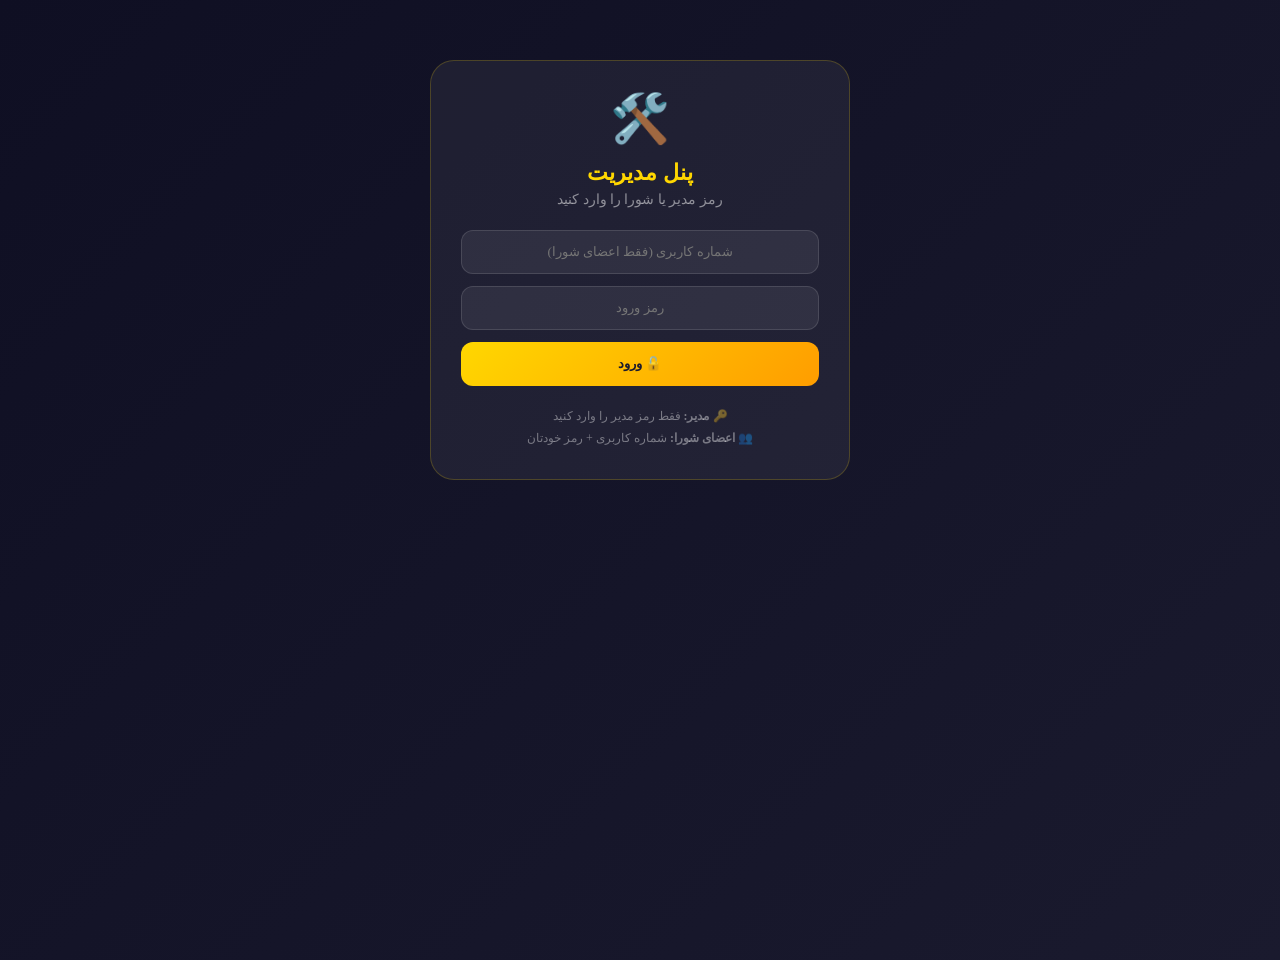
<file: admin-final.html>
<!DOCTYPE html>
<html lang="fa" dir="rtl">
<head>
<meta charset="UTF-8">
<meta name="viewport" content="width=device-width,initial-scale=1">
<title>🛠️ پنل مدیر</title>
<script src="js/pages/upload-history.js?v=1"></script>   
<style>
*{margin:0;padding:0;box-sizing:border-box;font-family:tahoma}
body{min-height:100vh;background:linear-gradient(135deg,#0f0f23,#1a1a2e);color:#fff;overflow-x:hidden}
.card{max-width:420px;margin:60px auto;background:rgba(255,255,255,.06);border:1px solid rgba(255,215,0,.2);border-radius:24px;padding:30px;text-align:center}
.logo{font-size:3rem}
h1{color:#ffd700;font-size:1.4rem;margin:12px 0 5px}
.sub{color:rgba(255,255,255,.5);font-size:.85rem;margin-bottom:22px}
.inp{width:100%;padding:13px;margin-bottom:12px;background:rgba(255,255,255,.07);border:1px solid rgba(255,255,255,.12);border-radius:12px;color:#fff;text-align:center;outline:none}
.btn{width:100%;padding:14px;border:none;border-radius:12px;background:linear-gradient(135deg,#ffd700,#ff9d00);color:#1a1a2e;font-weight:900;cursor:pointer}
.err{color:#ff6b6b;font-size:.85rem;margin-top:10px;display:none}
.dash{display:none;min-height:100vh}
.sidebar{position:fixed;right:0;top:0;width:220px;height:100vh;background:rgba(15,15,35,.95);border-left:1px solid rgba(255,215,0,.2);padding:20px 12px;overflow-y:auto;z-index:100;transition:transform .3s ease}
.sidebar-title{color:#ffd700;font-size:.9rem;font-weight:700;text-align:center;padding:10px;margin-bottom:10px;border-bottom:1px solid rgba(255,215,0,.2)}
.menu-item{display:block;width:100%;padding:12px 14px;margin-bottom:6px;background:rgba(255,255,255,.05);border:1px solid rgba(255,255,255,.08);border-radius:10px;color:rgba(255,255,255,.7);cursor:pointer;font-weight:700;font-size:.82rem;text-align:right;transition:all .2s}
.menu-item:hover{background:rgba(255,215,0,.1);color:#fff}
.menu-item.active{background:linear-gradient(135deg,#ffd700,#ff9d00);color:#1a1a2e;border-color:transparent}
.main-content{margin-right:220px;padding:20px;min-height:100vh}
.head{display:flex;justify-content:space-between;align-items:center;margin-bottom:14px;flex-wrap:wrap;gap:8px}
.head h2{color:#ffd700;font-size:1.2rem}
.ctrl{display:flex;gap:6px;flex-wrap:wrap}
.ctrl button{padding:8px 14px;border-radius:99px;border:none;cursor:pointer;font-weight:700;font-size:.8rem}
.on{background:#22c55e;color:#fff}
.off{background:#ef4444;color:#fff}
.refresh{background:rgba(255,215,0,.08)!important;border:1px solid rgba(255,215,0,.4)!important;color:#ffd700!important}
.hamburger{display:none;position:fixed;top:15px;right:15px;width:44px;height:44px;background:linear-gradient(135deg,#ffd700,#ff9d00);border:none;border-radius:12px;cursor:pointer;z-index:101;font-size:1.5rem;color:#1a1a2e;box-shadow:0 4px 12px rgba(0,0,0,.3)}
.overlay{display:none;position:fixed;inset:0;background:rgba(0,0,0,.6);z-index:99}
.stats{display:flex;gap:8px;margin-bottom:12px;flex-wrap:wrap}
.stat{flex:1;min-width:100px;background:rgba(255,255,255,.06);border-radius:12px;padding:14px;text-align:center}
.stat b{display:block;color:#ffd700;font-size:1.4rem}
.stat span{color:rgba(255,255,255,.5);font-size:.72rem}
.search{width:100%;padding:11px;margin-bottom:12px;background:rgba(255,255,255,.07);border:1px solid rgba(255,255,255,.12);border-radius:12px;color:#fff;outline:none}
.tw{max-height:500px;overflow:auto;border-radius:14px;border:1px solid rgba(255,255,255,.1)}
table{width:100%;border-collapse:collapse;font-size:.8rem;min-width:600px}
th{position:sticky;top:0;background:linear-gradient(135deg,#b8860b,#ffd700);color:#1a1a2e;padding:10px 8px;text-align:right;font-weight:900}
td{padding:9px 8px;color:rgba(255,255,255,.85);border-bottom:1px solid rgba(255,255,255,.06)}
tr:nth-child(even) td{background:rgba(255,255,255,.04)}
.status-badge{display:inline-block;padding:5px 12px;border-radius:99px;font-size:.8rem;font-weight:700}
.status-on{background:rgba(34,197,94,.2);color:#22c55e;border:1px solid #22c55e}
.status-off{background:rgba(239,68,68,.2);color:#ff6b6b;border:1px solid #ef4444}
.loader{text-align:center;padding:30px;color:rgba(255,255,255,.5)}
.bar-row{margin-bottom:10px}
.bar-lbl{display:flex;justify-content:space-between;font-size:.8rem;margin-bottom:4px}
.bar-lbl b{color:#fff}
.bar-lbl span{color:rgba(255,255,255,.5)}
.bar{height:8px;background:rgba(255,255,255,.1);border-radius:99px;overflow:hidden}
.bar i{display:block;height:100%;background:linear-gradient(90deg,#ffd700,#ff9d00);border-radius:99px}
.opinion{background:rgba(255,215,0,.06);border:1px solid rgba(255,215,0,.15);border-radius:12px;padding:10px;margin-bottom:8px;font-size:.82rem}
.opinion .who{color:#ffd700;font-weight:700}
.opinion .txt{color:rgba(255,255,255,.8);margin-top:4px;line-height:1.8}
.box{background:rgba(255,255,255,.06);border:1px solid rgba(255,255,255,.1);border-radius:16px;padding:18px}
.avg{font-size:2rem;font-weight:900;color:#ffd700;text-align:center}
.hearts{font-size:1.4rem;text-align:center;letter-spacing:4px;margin:6px 0}
.cnt{text-align:center;color:rgba(255,255,255,.5);font-size:.8rem}
.council-banner{background:linear-gradient(135deg,#3b82f6,#1e40af);padding:10px;border-radius:12px;text-align:center;margin-bottom:12px;font-weight:700}
.req-card{background:rgba(255,255,255,.06);border:1px solid rgba(255,215,0,.2);border-radius:12px;padding:14px;margin-bottom:10px}
.req-head{display:flex;justify-content:space-between;align-items:center;gap:10px;margin-bottom:8px;flex-wrap:wrap}
.req-actions{display:flex;gap:6px;margin-top:10px}
.req-actions button{flex:1;padding:10px;border:none;border-radius:10px;font-weight:800;cursor:pointer;font-family:tahoma}
.btn-approve{background:#22c55e;color:#fff}
.btn-reject{background:#ef4444;color:#fff}
.pending-tag{background:rgba(251,191,36,.15);color:#fbbf24;padding:4px 10px;border-radius:99px;font-size:.75rem;font-weight:700}
.approved-tag{background:rgba(34,197,94,.15);color:#22c55e;padding:4px 10px;border-radius:99px;font-size:.75rem;font-weight:700}
.rejected-tag{background:rgba(239,68,68,.15);color:#ef4444;padding:4px 10px;border-radius:99px;font-size:.75rem;font-weight:700}
@media(max-width:768px){
  .sidebar{transform:translateX(100%)}
  .sidebar.open{transform:translateX(0)}
  .overlay.open{display:block}
  .hamburger{display:block}
  .main-content{margin-right:0;padding:15px;padding-top:70px}
  table{min-width:500px}
}
</style>
</head>
<body>

<div class="card" id="login">
  <div class="logo">🛠️</div>
  <h1>پنل مدیریت</h1>
  <div class="sub">رمز مدیر یا شورا را وارد کنید</div>
  <input class="inp" id="cuser" placeholder="شماره کاربری (فقط اعضای شورا)">
  <input class="inp" type="password" id="pass" placeholder="رمز ورود" onkeypress="if(event.key==='Enter')check()">
  <button class="btn" onclick="check()">🔓 ورود</button>
  <div class="err" id="err">❌ رمز اشتباه است!</div>
  <div style="margin-top:20px;font-size:.75rem;color:rgba(255,255,255,.4);line-height:1.8">
    🔑 <b>مدیر:</b> فقط رمز مدیر را وارد کنید<br>
    👥 <b>اعضای شورا:</b> شماره کاربری + رمز خودتان
  </div>
</div>

<div class="dash" id="dash">
  <button class="hamburger" id="hamburger" onclick="toggleSidebar()">☰</button>
  <div class="overlay" id="overlay" onclick="toggleSidebar()"></div>

  <div class="sidebar" id="sidebar">
    <div class="sidebar-title">🛠️ منوی مدیریت</div>
    <div class="menu-item" data-tab="1" data-role="admin" onclick="showTab(1)">📊 گزارش ورودها</div>
    <div class="menu-item" data-tab="2" data-role="all" onclick="showTab(2)">💛 نظرسنجی</div>
    <div class="menu-item" data-tab="3" data-role="all" onclick="showTab(3)">🏆 امتیازات</div>
    <div class="menu-item" data-tab="4" data-role="admin" onclick="showTab(4)">📋 نتایج مسابقات</div>
    <div class="menu-item" data-tab="5" data-role="admin" onclick="showTab(5)">🛡️ کنترل سایت</div>
    <div class="menu-item" data-tab="6" data-role="all" onclick="showTab(6)">🎯 ساخت مسابقه</div>
    <div class="menu-item" data-tab="7" data-role="all" onclick="showTab(7)">🛒 فروشگاه</div>
    <div class="menu-item" data-tab="8" data-role="all" onclick="showTab(8)">📥 درخواست‌های خرید</div>
    <div class="menu-item" data-tab="9" data-role="all" onclick="showTab(9)">📬 اطلاع‌رسانی</div>
    <div class="menu-item" data-tab="10" data-role="all" onclick="showTab(10)">💬 پیام‌ها و پاسخ‌ها</div>
    <div class="menu-item" data-tab="11" data-role="all" onclick="showTab(11)">📊 گزارش‌گیری</div>
    <div class="menu-item" data-tab="12" data-role="all" onclick="showTab(12)">🔐 اطلاعات کاربری اعضا</div>
    <div class="menu-item" data-tab="13" data-role="all" onclick="showTab(13)">📤 آپلود فایل اکسل</div>
    <div class="menu-item" data-tab="14" data-role="all" onclick="showTab(14)">📨 درخواست‌های اعضا</div>
    <div class="menu-item" data-tab="15" data-role="all" onclick="showTab(15)">📩 پیام‌های اعضا</div>
    <div class="menu-item" data-tab="16" data-role="all" onclick="showTab(16)">✅ تایید فرم‌ها و امضاهای وام</div>
    <div class="menu-item" data-tab="17" data-role="all" onclick="showTab(17)">🚫 مدیریت دسترسی (مسدودی)</div>
  </div>

  <div class="main-content">
    <div id="councilBanner" style="display:none" class="council-banner">
      👥 ورود به عنوان <b>عضو شورا</b> — دسترسی محدود
    </div>

    <div class="head">
      <h2 id="dashTitle">🛠️ پنل مدیر سیستم</h2>
      <div class="ctrl" id="adminControls">
        <button class="refresh" onclick="refreshAll()">🔄 به‌روزرسانی</button>
        <button class="on" onclick="toggleSite(true)">✅ فعال</button>
        <button class="off" onclick="toggleSite(false)">⛔ غیرفعال</button>
        <button class="off" onclick="resetAll()" style="background:#dc2626!important">🗑️ ریست</button>
      </div>
    </div>

    <div style="text-align:center;margin-bottom:14px" id="siteStatusRow">
      <span>وضعیت سایت: </span>
      <span class="status-badge" id="siteStatus">در حال بررسی...</span>
    </div>

    <div id="sec1" style="display:none">
      <div class="stats">
        <div class="stat"><b id="sT">0</b><span>کل ورودها</span></div>
        <div class="stat"><b id="sD">0</b><span>امروز</span></div>
        <div class="stat"><b id="sU">0</b><span>کاربر فعال</span></div>
      </div>
      <input class="search" id="q" oninput="renderLogs()" placeholder="🔍 جستجوی نام یا شماره...">
      <div style="display:flex;gap:10px;margin-bottom:12px;align-items:center">
        <button id="deleteSelectedLogsBtn" onclick="deleteSelectedLogs()" disabled
          style="padding:8px 16px;background:#dc2626;color:white;border:none;border-radius:8px;cursor:pointer;font-weight:bold">
          🗑️ حذف موارد انتخاب‌شده (<span id="selectedCount">0</span>)
        </button>
      </div>
      <div class="tw" id="tw1"></div>
    </div>

    <div id="sec2" style="display:none">
      <div class="box" id="surveyBox"><div class="loader">در حال بارگذاری...</div></div>
    </div>

    <div id="sec3" style="display:none">
      <div class="box">
        <div style="display:flex;justify-content:space-between;align-items:center;margin-bottom:14px;flex-wrap:wrap;gap:8px">
          <h3 style="color:#ffd700">🏆 امتیازات اعضا</h3>
          <button class="refresh" onclick="loadPoints()" style="padding:8px 16px;border-radius:12px;border:1px solid rgba(255,215,0,.4);background:rgba(255,215,0,.08);color:#ffd700;cursor:pointer">🔄 به‌روزرسانی</button>
        </div>
        <div style="display:flex;gap:8px;margin-bottom:14px;flex-wrap:wrap">
          <input id="ptUser" placeholder="شماره عضو" style="flex:1;min-width:120px;padding:10px;background:rgba(255,255,255,.07);border:1px solid rgba(255,255,255,.12);border-radius:10px;color:#fff;outline:none">
          <input id="ptName" placeholder="نام نمایشی" style="flex:1;min-width:120px;padding:10px;background:rgba(255,255,255,.07);border:1px solid rgba(255,255,255,.12);border-radius:10px;color:#fff;outline:none">
          <input id="ptPts" type="number" placeholder="امتیاز" style="width:90px;padding:10px;background:rgba(255,255,255,.07);border:1px solid rgba(255,255,255,.12);border-radius:10px;color:#fff;outline:none">
          <button onclick="adminUpdatePoints('add')" style="padding:10px 14px;border-radius:10px;border:none;background:#22c55e;color:#fff;cursor:pointer;font-weight:700">➕</button>
          <button onclick="adminUpdatePoints('subtract')" style="padding:10px 14px;border-radius:10px;border:none;background:#ef4444;color:#fff;cursor:pointer;font-weight:700">➖</button>
          <button onclick="adminUpdatePoints('set')" style="padding:10px 14px;border-radius:10px;border:none;background:#ffd700;color:#1a1a2e;cursor:pointer;font-weight:700">🎯</button>
        </div>
        <div id="pointsList"><div class="loader">در حال بارگذاری...</div></div>
      </div>
    </div>

    <div id="sec4" style="display:none">
      <div class="box">
        <h3 style="color:#ffd700;margin-bottom:14px">📋 نتایج مسابقات</h3>
        <div id="quizSelect"><div class="loader">در حال بارگذاری...</div></div>
        <div id="quizResults" style="margin-top:14px"></div>
      </div>
    </div>

    <div id="sec5" style="display:none">
      <div class="box" style="text-align:center">
        <h3 style="color:#ffd700;margin-bottom:15px">🛡️ کنترل وضعیت سایت</h3>
        <p style="color:rgba(255,255,255,.7);margin-bottom:10px;line-height:2">با دکمه‌های بالا می‌توانی سایت را موقتاً غیرفعال کنی.<br>وقتی سایت غیرفعال باشد، کاربران صفحه «در حال به‌روزرسانی» را می‌بینند.</p>
        <p style="color:#ffd700;font-size:.85rem">💡 همه تغییرات در اکانت دوم ذخیره می‌شود و فایل اصلی دست‌نخورده می‌ماند.</p>
      </div>
    </div>

    <div id="sec6" style="display:none">
      <div class="box">
        <h3 style="color:#ffd700;margin-bottom:14px">🎯 ساخت مسابقه جدید</h3>
        <div style="margin-bottom:14px">
          <label style="color:#ffd700;display:block;margin-bottom:6px">📋 عنوان مسابقه:</label>
          <input id="quizTitle" placeholder="مثلاً: مسابقه هفتگی" style="width:100%;padding:10px;background:rgba(255,255,255,.07);border:1px solid rgba(255,255,255,.12);border-radius:10px;color:#fff;outline:none">
        </div>
        <div style="display:flex;gap:10px;margin-bottom:14px;flex-wrap:wrap">
          <div style="flex:1;min-width:150px">
            <label style="color:#ffd700;display:block;margin-bottom:6px">📅 تاریخ شروع:</label>
            <input id="quizStart" type="date" style="width:100%;padding:10px;background:rgba(255,255,255,.07);border:1px solid rgba(255,255,255,.12);border-radius:10px;color:#fff;outline:none">
          </div>
          <div style="flex:1;min-width:150px">
            <label style="color:#ffd700;display:block;margin-bottom:6px">📅 تاریخ پایان:</label>
            <input id="quizEnd" type="date" style="width:100%;padding:10px;background:rgba(255,255,255,.07);border:1px solid rgba(255,255,255,.12);border-radius:10px;color:#fff;outline:none">
          </div>
        </div>
        <div id="questionsContainer"></div>
        <div style="display:flex;gap:10px;margin-top:14px;flex-wrap:wrap">
          <button onclick="addQuestion()" style="padding:10px 16px;border-radius:10px;border:none;background:#3b82f6;color:#fff;cursor:pointer;font-weight:700">➕ افزودن سوال</button>
          <button onclick="createQuizFromPanel()" style="padding:10px 16px;border-radius:10px;border:none;background:#22c55e;color:#fff;cursor:pointer;font-weight:700">✅ ساخت مسابقه</button>
        </div>
        <div style="margin-top:20px;border-top:1px solid rgba(255,255,255,.1);padding-top:14px">
          <h4 style="color:#ffd700;margin-bottom:10px">📋 مسابقات موجود</h4>
          <div id="existingQuizzesList"><div class="loader">در حال بارگذاری...</div></div>
        </div>
        <div id="quizBuilderMsg" style="margin-top:14px;text-align:center"></div>
      </div>
    </div>

    <div id="tab7" style="display:none">
      <h2 style="color:#ffd700;margin-bottom:20px">🛒 مدیریت فروشگاه</h2>
      <div style="background:rgba(255,255,255,.05);border-radius:12px;padding:20px;margin-bottom:20px">
        <h3 style="color:#ffd700;margin-bottom:15px">➕ افزودن محصول جدید</h3>
        <div style="display:grid;gap:10px">
          <input type="text" id="shopName" placeholder="نام محصول" style="padding:12px;border-radius:8px;border:1px solid rgba(255,255,255,.2);background:rgba(255,255,255,.1);color:#fff;font-family:tahoma">
          <input type="text" id="shopDesc" placeholder="توضیحات محصول" style="padding:12px;border-radius:8px;border:1px solid rgba(255,255,255,.2);background:rgba(255,255,255,.1);color:#fff;font-family:tahoma">
          <input type="number" id="shopPrice" placeholder="قیمت (امتیاز)" style="padding:12px;border-radius:8px;border:1px solid rgba(255,255,255,.2);background:rgba(255,255,255,.1);color:#fff;font-family:tahoma">
          <input type="number" id="shopStock" placeholder="موجودی (تعداد)" style="padding:12px;border-radius:8px;border:1px solid rgba(255,255,255,.2);background:rgba(255,255,255,.1);color:#fff;font-family:tahoma">
          <button onclick="addShopProduct()" style="padding:12px;border:none;border-radius:8px;background:linear-gradient(135deg,#ffd700,#ff9d00);color:#1a1a2e;font-weight:bold;font-size:1rem;cursor:pointer;font-family:tahoma">➕ افزودن محصول</button>
        </div>
      </div>
      <div style="background:rgba(255,255,255,.05);border-radius:12px;padding:20px">
        <h3 style="color:#ffd700;margin-bottom:15px">📋 لیست محصولات</h3>
        <div id="shopProductsList"></div>
      </div>
    </div>

    <div id="tab8" style="display:none">
      <div class="box">
        <div style="display:flex;justify-content:space-between;align-items:center;margin-bottom:14px;flex-wrap:wrap;gap:8px">
          <h3 style="color:#ffd700">📥 درخواست‌های خرید اعضا</h3>
          <button class="refresh" onclick="loadPurchaseRequests()" style="padding:8px 16px;border-radius:12px;border:1px solid rgba(255,215,0,.4);background:rgba(255,215,0,.08);color:#ffd700;cursor:pointer">🔄 به‌روزرسانی</button>
        </div>
        <div id="purchaseRequestsList"><div class="loader">در حال بارگذاری...</div></div>
      </div>
    </div>

    <div id="sec9" style="display:none">
      <div style="margin:20px 0;padding:16px;background:rgba(255,215,0,.08);border-radius:12px;border:1px solid rgba(255,215,0,.3)">
        <h3 style="color:#ffd700;margin:0 0 10px">📊 گزارش ماهانه شورای صندوق</h3>
        <div style="display:flex;gap:10px;flex-wrap:wrap">
          <button onclick="testMonthlyReport()" style="padding:10px 18px;background:#ffd700;color:#1a1a2e;border:none;border-radius:8px;font-weight:800;cursor:pointer;font-family:tahoma">📤 ارسال تست گزارش</button>
          <button onclick="setupMonthlyReport()" style="padding:10px 18px;background:#3ee6a8;color:#06281a;border:none;border-radius:8px;font-weight:800;cursor:pointer;font-family:tahoma">⏰ فعال‌سازی خودکار</button>
          <button onclick="openStmtList()" style="padding:10px 18px;background:#a855f7;color:#fff;border:none;border-radius:8px;font-weight:800;cursor:pointer;font-family:tahoma">📬 تنظیمات اطلاع‌رسانی</button>
        </div>
        <div id="monthlyReportResult" style="margin-top:10px;font-size:.8rem;color:rgba(255,255,255,.7);white-space:pre-wrap"></div>
      </div>
    </div>

    <div id="sec10" style="display:none">
      <div class="box">
        <div style="display:flex;justify-content:space-between;align-items:center;margin-bottom:14px;flex-wrap:wrap;gap:8px">
          <h3 style="color:#ffd700">💬 سیستم پیام و پاسخ اعضا</h3>
          <button class="refresh" onclick="loadCouncilMessages()" style="padding:8px 16px;border-radius:12px;border:1px solid rgba(255,215,0,.4);background:rgba(255,215,0,.08);color:#ffd700;cursor:pointer">🔄 به‌روزرسانی</button>
        </div>
        <div style="display:flex;gap:8px;margin-bottom:14px;flex-wrap:wrap">
          <button onclick="filterMsgs('pending')" style="padding:8px 14px;border-radius:99px;border:1px solid rgba(251,191,36,.4);background:rgba(251,191,36,.1);color:#fbbf24;cursor:pointer;font-weight:700;font-family:tahoma">⏳ بی‌پاسخ</button>
          <button onclick="filterMsgs('answered')" style="padding:8px 14px;border-radius:99px;border:1px solid rgba(34,197,94,.4);background:rgba(34,197,94,.1);color:#22c55e;cursor:pointer;font-weight:700;font-family:tahoma">✅ پاسخ‌داده‌شده</button>
          <button onclick="filterMsgs('all')" style="padding:8px 14px;border-radius:99px;border:1px solid rgba(255,255,255,.2);background:rgba(255,255,255,.05);color:rgba(255,255,255,.7);cursor:pointer;font-weight:700;font-family:tahoma">📋 همه</button>
        </div>
        <div id="councilMessagesList"><div class="loader">در حال بارگذاری...</div></div>
      </div>
    </div>

    <div id="sec11" style="display:none">
      <iframe id="reportFrame" src="about:blank" style="width:100%;height:calc(100vh - 140px);border:none;border-radius:16px"></iframe>
    </div>

    <div id="sec12" style="display:none">
      <div class="box">
        <div style="display:flex;justify-content:space-between;align-items:center;margin-bottom:14px;flex-wrap:wrap;gap:8px">
          <h3 style="color:#ffd700;margin:0">🔐 اطلاعات کاربری اعضا</h3>
          <div style="display:flex;gap:6px;flex-wrap:wrap">
            <button class="refresh" onclick="loadUsersInfo()" style="padding:8px 16px;border-radius:12px;border:1px solid rgba(255,215,0,.4);background:rgba(255,215,0,.08);color:#ffd700;cursor:pointer">🔄 به‌روزرسانی</button>
            <button onclick="downloadUsersExcel()" style="padding:8px 16px;border-radius:12px;border:none;background:#22c55e;color:#fff;cursor:pointer;font-weight:700">📥 دانلود Excel</button>
          </div>
        </div>
        
        <div class="stats" style="margin-bottom:14px">
          <div class="stat"><b id="usTotal">0</b><span>کل کاربران</span></div>
          <div class="stat"><b id="usChanged">0</b><span>🟢 رمز تغییر یافته</span></div>
          <div class="stat"><b id="usCouncil">0</b><span>🛡️ شورا</span></div>
          <div class="stat"><b id="usRegular">0</b><span>👤 عادی</span></div>
        </div>
        
        <div style="display:flex;gap:8px;margin-bottom:12px;flex-wrap:wrap">
          <input type="text" id="usersSearch" placeholder="🔍 جستجو (نام، شماره، تلفن...)" oninput="renderUsersTable()" style="flex:1;min-width:200px;padding:10px 14px;background:rgba(255,255,255,.07);border:1px solid rgba(255,255,255,.12);border-radius:10px;color:#fff;outline:none;font-family:tahoma">
          <select id="usersRoleFilter" onchange="renderUsersTable()" style="padding:10px 14px;background:rgba(255,255,255,.07);border:1px solid rgba(255,255,255,.12);border-radius:10px;color:#fff;outline:none;font-family:tahoma;cursor:pointer">
            <option value="all" style="background:#1a1a2e">👥 همه نقش‌ها</option>
            <option value="council" style="background:#1a1a2e">🛡️ شورا و مدیر</option>
            <option value="regular" style="background:#1a1a2e">👤 اعضای عادی</option>
          </select>
          <select id="usersPwdFilter" onchange="renderUsersTable()" style="padding:10px 14px;background:rgba(255,255,255,.07);border:1px solid rgba(255,255,255,.12);border-radius:10px;color:#fff;outline:none;font-family:tahoma;cursor:pointer">
            <option value="all" style="background:#1a1a2e">🔑 همه رمزها</option>
            <option value="default" style="background:#1a1a2e">🔵 رمز پیش‌فرض</option>
            <option value="changed" style="background:#1a1a2e">🟢 رمز تغییر یافته</option>
          </select>
        </div>
        
        <div class="tw" id="usersTableContainer" style="max-height:500px">
          <div class="loader">در حال بارگذاری...</div>
        </div>
        
        <div style="margin-top:20px;border-top:1px solid rgba(255,255,255,.1);padding-top:14px">
          <div style="display:flex;justify-content:space-between;align-items:center;margin-bottom:10px;flex-wrap:wrap;gap:8px">
            <h4 style="color:#ffd700;margin:0;font-size:.95rem">📋 لاگ تغییرات رمز</h4>
            <button onclick="loadPasswordLog()" style="padding:6px 14px;border-radius:10px;border:1px solid rgba(255,215,0,.4);background:rgba(255,215,0,.08);color:#ffd700;cursor:pointer;font-size:.78rem">🔄 به‌روزرسانی</button>
          </div>
          <div class="tw" id="passwordLogContainer" style="max-height:300px">
            <div class="loader">در حال بارگذاری...</div>
          </div>
        </div>
      </div>
    </div>

    <div id="sec13" style="display:none">
  <div class="box" style="text-align:center">
    <h3 style="color:#ffd700;margin-bottom:15px">📤 آپلود فایل اکسل جدید</h3>
    <p style="color:rgba(255,255,255,.7);margin-bottom:16px;line-height:2;font-size:.85rem">
      فایل <b style="color:#ffd700">data1.xlsx</b> جدید رو انتخاب کن.<br>
      این فایل جایگزین فایل قبلی در گیت‌هاب می‌شه.
    </p>
    <input type="file" id="adminExcelFile" accept=".xlsx,.xls" 
           style="width:100%;max-width:500px;padding:12px;border:2px dashed #ffc94d;border-radius:12px;box-sizing:border-box;background:rgba(0,0,0,0.3);color:#fff;cursor:pointer;font-size:.85rem;margin-bottom:14px;font-family:tahoma">
    <button id="adminUploadBtn" onclick="adminUploadExcelToGitHub()" 
            style="width:100%;max-width:500px;padding:14px;border:none;border-radius:12px;background:linear-gradient(135deg,#ffc94d,#d97706);color:#1a1a2e;font-size:1rem;font-weight:900;cursor:pointer;font-family:tahoma">
      🚀 آپلود به گیت‌هاب
    </button>
    <div id="adminUploadStatus" style="margin-top:16px;padding:14px;border-radius:12px;display:none;font-size:.85rem;text-align:center;line-height:2;max-width:500px;margin-left:auto;margin-right:auto"></div>
    
    <!-- 🆕 باکس تاریخچه آپلود -->
    <div style="margin-top:20px;padding:14px;background:rgba(255,215,0,.06);border:1px dashed rgba(255,215,0,.4);border-radius:12px;max-width:500px;margin-left:auto;margin-right:auto;">
        <div style="display:flex;justify-content:space-between;align-items:center;margin-bottom:10px;flex-wrap:wrap;gap:8px;">
            <h4 style="color:#ffd700;margin:0;font-size:0.9rem;">
                <i class="fas fa-history"></i> تاریخچه آپلودها
            </h4>
            <button onclick="if(window.UploadHistory) UploadHistory.clear()" style="padding:6px 12px;border-radius:8px;border:1px solid rgba(239,68,68,.3);background:rgba(239,68,68,.1);color:#ef4444;cursor:pointer;font-size:0.7rem;font-family:tahoma;font-weight:700;">
                <i class="fas fa-trash"></i> پاک کردن
            </button>
        </div>
        <div id="uploadHistoryContainer">
            <div style="text-align:center;padding:15px;color:rgba(255,255,255,.5);font-size:0.8rem;">📭 هنوز فایلی آپلود نشده است.</div>
        </div>
    </div>
    <!-- 🆕 پایان باکس تاریخچه -->

    <div style="margin-top:20px;padding:14px;background:rgba(255,215,0,.06);border:1px dashed rgba(255,215,0,.4);border-radius:12px;max-width:500px;margin-left:auto;margin-right:auto;font-size:.75rem;color:rgba(255,255,255,.6);line-height:2;text-align:right">
      <b style="color:#ffd700">💡 نکات مهم:</b><br>
      • فایل باید از نوع <b style="color:#ffd700">.xlsx</b> باشد<br>
      • نام فایل باید <b style="color:#ffd700">data1.xlsx</b> باشد<br>
      • بعد از آپلود، برنامه را رفرش کن
    </div>
  </div>
</div>
    <div id="sec14" style="display:none">
      <div class="box">
        <div style="display:flex;justify-content:space-between;align-items:center;margin-bottom:14px;flex-wrap:wrap;gap:8px">
          <h3 style="color:#ffd700;margin:0">📨 درخواست‌های اعضا</h3>
          <button class="refresh" onclick="loadMemberRequests()" style="padding:8px 16px;border-radius:12px;border:1px solid rgba(255,215,0,.4);background:rgba(255,215,0,.08);color:#ffd700;cursor:pointer">🔄 به‌روزرسانی</button>
        </div>
        
        <div class="stats" id="memberRequestsStats" style="margin-bottom:14px">
          <div class="stat"><b id="mrTotal">0</b><span>کل درخواست‌ها</span></div>
          <div class="stat"><b id="mrPending">0</b><span>⏳ در انتظار</span></div>
          <div class="stat"><b id="mrResolved">0</b><span>✅ پاسخ داده شده</span></div>
          <div class="stat"><b id="mrToday">0</b><span>📅 امروز</span></div>
        </div>
        
        <div style="display:flex;gap:8px;margin-bottom:14px;flex-wrap:wrap">
          <select id="mrTypeFilter" onchange="renderMemberRequests()" style="padding:10px 14px;background:rgba(255,255,255,.07);border:1px solid rgba(255,255,255,.12);border-radius:10px;color:#fff;outline:none;font-family:tahoma;cursor:pointer">
            <option value="all" style="background:#1a1a2e">📋 همه انواع</option>
            <option value="general" style="background:#1a1a2e">📋 درخواست‌های عمومی</option>
            <option value="password" style="background:#1a1a2e">🔐 تغییر رمز</option>
            <option value="purchase" style="background:#1a1a2e">🛍️ خرید</option>
          </select>
          <select id="mrStatusFilter" onchange="renderMemberRequests()" style="padding:10px 14px;background:rgba(255,255,255,.07);border:1px solid rgba(255,255,255,.12);border-radius:10px;color:#fff;outline:none;font-family:tahoma;cursor:pointer">
            <option value="all" style="background:#1a1a2e">📋 همه وضعیت‌ها</option>
            <option value="pending" style="background:#1a1a2e">⏳ در انتظار</option>
            <option value="resolved" style="background:#1a1a2e">✅ پاسخ داده شده</option>
          </select>
          <input type="text" id="mrSearch" placeholder="🔍 جستجو (نام، شماره، عنوان...)" oninput="renderMemberRequests()" style="flex:1;min-width:200px;padding:10px 14px;background:rgba(255,255,255,.07);border:1px solid rgba(255,255,255,.12);border-radius:10px;color:#fff;outline:none;font-family:tahoma">
        </div>
        
        <div id="memberRequestsList">
          <div class="loader">در حال بارگذاری...</div>
        </div>
      </div>
    </div>

    <div id="sec15" style="display:none">
      <div class="box">
        <div style="display:flex;justify-content:space-between;align-items:center;margin-bottom:14px;flex-wrap:wrap;gap:8px">
          <h3 style="color:#ffd700;margin:0">📩 پیام‌های بین اعضا</h3>
          <button class="refresh" onclick="loadMemberMessages()" style="padding:8px 16px;border-radius:12px;border:1px solid rgba(255,215,0,.4);background:rgba(255,215,0,.08);color:#ffd700;cursor:pointer">🔄 به‌روزرسانی</button>
        </div>
        
        <div class="stats" id="msgStats" style="margin-bottom:14px">
          <div class="stat"><b id="mmTotal">0</b><span>کل پیام‌ها</span></div>
          <div class="stat"><b id="mmOriginals">0</b><span>📨 پیام اصلی</span></div>
          <div class="stat"><b id="mmReplies">0</b><span>↩️ پاسخ‌ها</span></div>
          <div class="stat"><b id="mmUsers">0</b><span>👥 کاربران</span></div>
        </div>
        
        <div style="display:flex;gap:8px;margin-bottom:14px;flex-wrap:wrap">
          <input type="text" id="mmSearch" placeholder="🔍 جستجو (نام فرستنده/گیرنده، متن پیام...)" oninput="renderMemberMessages()" style="flex:1;min-width:200px;padding:10px 14px;background:rgba(255,255,255,.07);border:1px solid rgba(255,255,255,.12);border-radius:10px;color:#fff;outline:none;font-family:tahoma">
          <select id="mmTypeFilter" onchange="renderMemberMessages()" style="padding:10px 14px;background:rgba(255,255,255,.07);border:1px solid rgba(255,255,255,.12);border-radius:10px;color:#fff;outline:none;font-family:tahoma;cursor:pointer">
            <option value="all" style="background:#1a1a2e">📋 همه</option>
            <option value="original" style="background:#1a1a2e">📨 پیام اصلی</option>
            <option value="reply" style="background:#1a1a2e">↩️ پاسخ‌ها</option>
          </select>
          <select id="mmUrgentFilter" onchange="renderMemberMessages()" style="padding:10px 14px;background:rgba(255,255,255,.07);border:1px solid rgba(255,255,255,.12);border-radius:10px;color:#fff;outline:none;font-family:tahoma;cursor:pointer">
            <option value="all" style="background:#1a1a2e">🔔 همه</option>
            <option value="urgent" style="background:#1a1a2e">⚠️ فوری</option>
          </select>
        </div>
        
        <div id="memberMessagesList">
          <div class="loader">در حال بارگذاری...</div>
        </div>
      </div>
    </div>

        <div id="sec16" style="display:none">
      <div class="box">
        <div style="display:flex;justify-content:space-between;align-items:center;margin-bottom:14px;flex-wrap:wrap;gap:8px">
          <h3 style="color:#ffd700;margin:0">✅ تایید فرم‌ها</h3>
          <div style="display:flex;gap:6px;">
            <button class="refresh" onclick="loadSignedLoans()" style="padding:8px 16px;border-radius:12px;border:1px solid rgba(255,215,0,.4);background:rgba(255,215,0,.08);color:#ffd700;cursor:pointer">🔄 امضاهای وام</button>
            <button class="refresh" onclick="loadDepositWithdraws()" style="padding:8px 16px;border-radius:12px;border:1px solid rgba(59,130,246,.4);background:rgba(59,130,246,.08);color:#3b82f6;cursor:pointer">🔄 واریز / برداشت</button>
          </div>
        </div>
        
        <!-- بخش امضاهای وام -->
        <div id="signedLoansList">
          <div class="loader">در حال بارگذاری...</div>
        </div>

        <!-- 🆕 بخش واریز و برداشت -->
        <div id="depositWithdrawList" style="display:none; margin-top:20px;">
          <h4 style="color:#3b82f6;margin-bottom:12px;">💰 درخواست‌های واریز و برداشت</h4>
          <div class="loader">در حال بارگذاری...</div>
        </div>
      </div>
    </div>

    <div id="sec17" style="display:none">
      <div class="box">
        <div style="display:flex;justify-content:space-between;align-items:center;margin-bottom:14px;flex-wrap:wrap;gap:8px">
          <h3 style="color:#ffd700;margin:0">🚫 مدیریت وضعیت دسترسی کاربران</h3>
          <button class="refresh" onclick="loadAccessStatusList()" style="padding:8px 16px;border-radius:12px;border:1px solid rgba(255,215,0,.4);background:rgba(255,215,0,.08);color:#ffd700;cursor:pointer">🔄 به‌روزرسانی</button>
        </div>
        
        <div style="display:flex;gap:8px;margin-bottom:14px;flex-wrap:wrap">
          <input type="text" id="accessSearch" placeholder="🔍 جستجو (نام، شماره حساب...)" oninput="renderAccessStatusTable()" style="flex:1;min-width:200px;padding:10px 14px;background:rgba(255,255,255,.07);border:1px solid rgba(255,255,255,.12);border-radius:10px;color:#fff;outline:none;font-family:tahoma">
        </div>
        
        <div class="tw" id="accessStatusTableContainer" style="max-height:500px">
          <div class="loader">در حال بارگذاری...</div>
        </div>
      </div>
    </div>
<script>
var URL = "https://script.google.com/macros/s/AKfycbxN3lDjLcnSDGNwWqhpi1n0YsYXVPfuTv08_EO1Vys0YNauITE0cGrKYypxHeNhLcjr/exec";
var STMT_API = URL;
var ADMIN_URL = URL;
var KEY = 'admin12345';
var isCouncil = false;
var logs = [], surveys = [];
var selectedLogTimestamps = {};

function toggleSidebar(){
  document.getElementById('sidebar').classList.toggle('open');
  document.getElementById('overlay').classList.toggle('open');
}

function fmtDate(d){
  try { return new Intl.DateTimeFormat('fa-IR-u-ca-persian', {year:'numeric', month:'2-digit', day:'2-digit'}).format(d); }
  catch(e) { return d.getFullYear() + '/' + (d.getMonth()+1) + '/' + d.getDate(); }
}
function fmtTime(d){ return String(d.getHours()).padStart(2,'0') + ':' + String(d.getMinutes()).padStart(2,'0'); }
function fmtFull(d){ return fmtDate(d) + ' - ساعت ' + fmtTime(d); }

function check() {
    var token = null;
    try { token = localStorage.getItem('admin_access_token'); } catch(e) {}
    
    if (!token) {
        document.getElementById('err').style.display = 'block';
        document.getElementById('err').textContent = '❌ لطفاً از طریق برنامه اصلی وارد شوید';
        return;
    }
    
    try {
        var data = JSON.parse(atob(token));
        var now = Date.now();
        var age = now - data.timestamp;
        
        if (age > 5 * 60 * 1000) {
            alert('⏰ توکن منقضی شده!\n\nلطفاً از برنامه اصلی دوباره وارد شوید.');
            try { localStorage.removeItem('admin_access_token'); } catch(e) {}
            window.location.href = 'index.html';
            return;
        }
        
        if (!data.isCouncil) {
            alert('🔒 فقط اعضای شورا دسترسی دارند');
            try { localStorage.removeItem('admin_access_token'); } catch(e) {}
            window.location.href = 'index.html';
            return;
        }
        
        window.__adminData = data;
        window.__isAdmin = data.isAdmin === true;
        
        console.log('✅ خوش آمدید ' + (data.firstName || data.username));
        showDash();
        
        setTimeout(function() {
            try { localStorage.removeItem('admin_access_token'); } catch(e) {}
        }, 1000);
        
    } catch(e) {
        alert('🔒 توکن نامعتبر');
        try { localStorage.removeItem('admin_access_token'); } catch(e) {}
        window.location.href = 'index.html';
    }
}

function showDash() {
    var loginEl = document.getElementById('login');
    var dashEl = document.getElementById('dash');
    
    if (loginEl) loginEl.style.display = 'none';
    if (dashEl) dashEl.style.display = 'block';
    
    if (!window.__isAdmin && window.__adminData) {
        var banner = document.getElementById('councilBanner');
        if (banner) banner.style.display = 'block';
        
        var controls = document.getElementById('adminControls');
        if (controls) controls.style.display = 'none';
    }
    
    if (typeof init === 'function') {
        try { init(); } catch(e) {}
    }
    if (typeof loadAll === 'function') {
        try { loadAll(); } catch(e) {}
    }
}

window.check = check;
window.showDash = showDash;

function enterDashboard(){
  document.getElementById('login').style.display = 'none';
  document.getElementById('dash').style.display = 'block';
  if(isCouncil){
    document.getElementById('councilBanner').style.display = 'block';
    document.getElementById('dashTitle').textContent = '👥 پنل عضو شورا' + (window.__councilUser ? ' — ' + window.__councilUser.name : '');
    document.getElementById('adminControls').style.display = 'none';
    document.getElementById('siteStatusRow').style.display = 'none';
    document.querySelectorAll('.menu-item[data-role="admin"]').forEach(function(t){ t.style.display = 'none'; });
    document.querySelectorAll('.menu-item[data-role="all"]').forEach(function(t){ t.style.display = 'block'; });
    showTab(10);
  } else {
    document.getElementById('sec1').style.display = 'block';
    document.querySelector('.menu-item[data-tab="1"]').classList.add('active');
    checkStatus();
    refreshAll();
  }
}

function refreshAll(){ loadLogs(); loadSurvey(); loadPoints(); loadQuizResults(); loadPurchaseRequests(); }

function checkStatus(){
  fetch(URL + '?action=status').then(r=>r.json()).then(s=>{
    var el = document.getElementById('siteStatus');
    if(s.enabled){ el.textContent = '✅ فعال'; el.className = 'status-badge status-on'; }
    else { el.textContent = '⛔ غیرفعال'; el.className = 'status-badge status-off'; }
  });
}

function toggleSite(enable){
  var a = enable ? 'enable' : 'disable';
  fetch(URL + '?action=' + a + '&key=' + KEY).then(r=>r.json()).then(d=>{ alert(d.msg || 'انجام شد'); checkStatus(); });
}

function resetAll(){
  if(!confirm('⚠️ آیا مطمئن هستید؟\n\nهمه گزارش ورودها و نظرسنجی‌ها پاک خواهد شد.\nاین عمل قابل برگشت نیست!')) return;
  if(!confirm('🔴 تایید نهایی: واقعاً می‌خواهید همه اطلاعات را پاک کنید؟')) return;
  fetch(URL + '?action=resetAll&key=' + KEY).then(r=>r.json()).then(d=>{
    if(d.ok){ alert(d.msg); refreshAll(); } else { alert('❌ خطا در پاک کردن اطلاعات'); }
  }).catch(function(){ alert('❌ خطا در اتصال'); });
}

function showTab(n){
  for (var i = 1; i <= 6; i++) { var sec = document.getElementById('sec' + i); if (sec) sec.style.display = 'none'; }
  var tab7El = document.getElementById('tab7'); if (tab7El) tab7El.style.display = 'none';
  var tab8El = document.getElementById('tab8'); if (tab8El) tab8El.style.display = 'none';
  var sec9 = document.getElementById('sec9'); if (sec9) sec9.style.display = 'none';
  var sec10 = document.getElementById('sec10'); if (sec10) sec10.style.display = 'none';
  var sec11 = document.getElementById('sec11'); if (sec11) sec11.style.display = 'none';
  var sec12 = document.getElementById('sec12'); if (sec12) sec12.style.display = 'none';
  var sec13 = document.getElementById('sec13'); if (sec13) sec13.style.display = 'none';
  var sec14 = document.getElementById('sec14'); if (sec14) sec14.style.display = 'none';
  var sec15 = document.getElementById('sec15'); if (sec15) sec15.style.display = 'none';
  var sec16 = document.getElementById('sec16'); if (sec16) sec16.style.display = 'none';
  var sec17 = document.getElementById('sec17'); if (sec17) sec17.style.display = 'none';
  
  document.querySelectorAll('.menu-item').forEach(function(t) { t.classList.remove('active'); });
  var items = document.querySelectorAll('.menu-item');
  items.forEach(function(item){
    if(item.getAttribute('data-tab') === String(n)) item.classList.add('active');
  });

  if (n >= 1 && n <= 6) {
    var sec = document.getElementById('sec' + n); if (sec) sec.style.display = 'block';
  }
  else if (n === 7) { if (tab7El) tab7El.style.display = 'block'; loadShopProducts(); }
  else if (n === 8) { if (tab8El) tab8El.style.display = 'block'; loadPurchaseRequests(); }
  else if (n === 9) { if (sec9) sec9.style.display = 'block'; }
  else if (n === 10) {
    if (sec10) sec10.style.display = 'block';
    loadCouncilMessages();
  }
  else if (n === 11) {
    if (sec11) {
      sec11.style.display = 'block';
      var fr = document.getElementById('reportFrame');
      if (fr && fr.getAttribute('src') === 'about:blank') fr.src = 'report.html?embed=1&v=' + Date.now();
    }
  }
  else if (n === 12) {
    if (sec12) sec12.style.display = 'block';
    loadUsersInfo();
  }
  else if (n === 13) {
    if (sec13) sec13.style.display = 'block';
  }
  else if (n === 14) {
    if (sec14) sec14.style.display = 'block';
    loadMemberRequests();
  }
  else if (n === 15) {
    if (sec15) sec15.style.display = 'block';
    loadMemberMessages();
  }
  else if (n === 16) {
    if (sec16) sec16.style.display = 'block';
    loadSignedLoans();
  }
  else if (n === 17) {
    if (sec17) sec17.style.display = 'block';
    loadAccessStatusList();
  }
  
  var qEl = document.getElementById('q');
  if (qEl) qEl.style.display = (n === 1 ? 'block' : 'none');

  if (n === 1) loadLogs();
  if (n === 2) loadSurvey();
  if (n === 3) loadPoints();
  if (n === 4) loadQuizResults();
  if (n === 6) loadQuizBuilder();
  if (n === 8) loadPurchaseRequests();

  if(window.innerWidth <= 768){
    document.getElementById('sidebar').classList.remove('open');
    document.getElementById('overlay').classList.remove('open');
  }
}

function loadLogs(){
  fetch(URL + '?action=getLogs').then(r=>r.json()).then(d=>{ logs = d.logs || []; renderLogs(); });
}

function loadAdminNameCache(cb){
  if (window.__adminNames) { if (cb) cb(); return; }
  window.__adminNames = {};
  fetch(STMT_API + '?action=getStatementEmailList&key=admin12345').then(function(r){ return r.json(); }).then(function(d){
    var list = null;
    if (d && Array.isArray(d.rows)) list = d.rows;
    else if (Array.isArray(d)) list = d;
    else if (d && Array.isArray(d.members)) list = d.members;
    if (list) {
      list.forEach(function(m){
        var n = String(m.name || m.firstName || m.fullName || '');
        if (!n) return;
        [m.ID, m.id, m.karbari, m.accountNumber, m.user].forEach(function(kk){
          var key = String(kk || '').trim();
          if (key) window.__adminNames[key] = n;
        });
      });
    }
    if (cb) cb();
  }).catch(function(){ if (cb) cb(); });
}

function renderLogs(){
  if (!window.__adminNames) { loadAdminNameCache(renderLogs); return; }
  var q = document.getElementById('q').value.toLowerCase();
  var todayStr = fmtDate(new Date());
  var tc = 0, users = {};
  logs.forEach(function(l){
    var d = new Date(l.timestamp);
    if(fmtDate(d) === todayStr) tc++;
    users[l.user] = 1;
  });
  document.getElementById('sT').textContent = logs.length;
  document.getElementById('sD').textContent = tc;
  document.getElementById('sU').textContent = Object.keys(users).length;
  if(logs.length === 0){ document.getElementById('tw1').innerHTML = '<div class="loader">هنوز هیچ ورودی ثبت نشده</div>'; return; }
  var h = '<table><tr><th style="width:40px;text-align:center"><input type="checkbox" id="selectAllLogs" onchange="toggleAllLogs(this.checked)"></th><th>کاربر</th><th>نام</th><th>تاریخ</th><th>ساعت</th><th>دستگاه</th><th>مرورگر</th></tr>';
  logs.forEach(function(l){
    var row = (l.user + l.name).toLowerCase();
    if(q && row.indexOf(q) < 0) return;
    var d = new Date(l.timestamp);
    var displayName = l.name;
    if (!displayName || displayName === l.user || /^\d+$/.test(displayName)) {
      displayName = (window.__adminNames && window.__adminNames[l.user]) || l.user;
    }
    h += '<tr><td style="text-align:center"><input type="checkbox" class="log-checkbox" data-timestamp="'+l.timestamp+'" onchange="toggleLogSelection(this,\''+l.timestamp+'\')"></td><td>'+l.user+'</td><td>'+displayName+'</td><td>'+fmtDate(d)+'</td><td>'+fmtTime(d)+'</td><td>'+l.device+'</td><td>'+l.browser+'</td></tr>';
  });
  document.getElementById('tw1').innerHTML = h + '</table>';
}

function toggleLogSelection(checkbox, timestamp) {
  if (checkbox.checked) { selectedLogTimestamps[timestamp] = true; } else { delete selectedLogTimestamps[timestamp]; }
  updateSelectedCount();
}

function toggleAllLogs(checked) {
  var boxes = document.querySelectorAll('.log-checkbox');
  boxes.forEach(function(cb) {
    cb.checked = checked;
    var ts = cb.getAttribute('data-timestamp');
    if (checked) { selectedLogTimestamps[ts] = true; } else { delete selectedLogTimestamps[ts]; }
  });
  updateSelectedCount();
}

function updateSelectedCount() {
  var count = Object.keys(selectedLogTimestamps).length;
  document.getElementById('selectedCount').textContent = count;
  document.getElementById('deleteSelectedLogsBtn').disabled = count === 0;
}

function deleteSelectedLogs() {
  var timestamps = Object.keys(selectedLogTimestamps);
  if (!timestamps.length) return;
  if (!confirm('آیا از حذف ' + timestamps.length + ' ورود مطمئن هستید؟')) return;
  fetch(URL + '?action=deleteSelectedLogs&key=' + KEY + '&timestamps=' + encodeURIComponent(JSON.stringify(timestamps)))
    .then(function(r){ return r.json(); })
    .then(function(d){ alert(d.msg || d.error); selectedLogTimestamps = {}; updateSelectedCount(); loadLogs(); })
    .catch(function(e){ alert('خطا: ' + e); });
}

function loadSurvey(){
  fetch(URL + '?action=getSurvey').then(r=>r.json()).then(d=>{ surveys = d.responses || []; renderSurvey(); }).catch(function(){
    document.getElementById('surveyBox').innerHTML = '<div class="loader">خطا در دریافت نظرات</div>';
  });
}

function renderSurvey(){
  if(surveys.length === 0){ document.getElementById('surveyBox').innerHTML = '<div class="loader">هنوز هیچ نظری ثبت نشده 💛</div>'; return; }
  var sum = 0, rated = 0;
  surveys.forEach(function(r){ if(r.stars > 0){ sum += r.stars; rated++; } });
  var avg = rated ? (sum / rated).toFixed(1) : 0;
  var h = '<div class="avg">' + avg + ' / ۵</div>';
  h += '<div class="hearts">' + '💛'.repeat(Math.round(avg)) + '🤍'.repeat(5 - Math.round(avg)) + '</div>';
  h += '<div class="cnt">تعداد کل آرا: ' + surveys.length + '</div>';
  h += '<div style="margin-top:16px">';
  for (var st = 5; st >= 1; st--) {
    var c = 0; surveys.forEach(function(r){ if(r.stars === st) c++; });
    var pct = Math.round((c / surveys.length) * 100);
    h += '<div class="bar-row"><div class="bar-lbl"><b>' + '💛'.repeat(st) + '</b><span>' + c + ' رأی (' + pct + '٪)</span></div><div class="bar"><i style="width:' + pct + '%"></i></div></div>';
  }
  h += '</div>';
  h += '<div style="margin-top:16px"><div style="color:#fff;font-size:.85rem;font-weight:700;margin-bottom:10px">📋 جزئیات آرا:</div>';
  surveys.forEach(function(r){
    var dt = new Date(r.timestamp);
    h += '<div class="opinion"><div class="who">' + r.name + ' <span style="font-weight:400;font-size:.75rem">' + '💛'.repeat(r.stars) + '🤍'.repeat(5 - r.stars) + '</span></div>';
    if (r.text) h += '<div class="txt">' + r.text + '</div>';
    h += '<div style="color:rgba(255,255,255,.35);font-size:.68rem;margin-top:4px">' + fmtFull(dt) + '</div></div>';
  });
  h += '</div>';
  document.getElementById('surveyBox').innerHTML = h;
}

function loadQuizResults(){
  fetch(URL + '?action=getQuizzes').then(function(r){ return r.json(); }).then(function(d){
    var quizzes = d.quizzes || [];
    var html = '<label style="color:#ffd700;display:block;margin-bottom:8px">انتخاب مسابقه:</label>';
    html += '<select id="quizSelect" onchange="showQuizResults(this.value)" style="width:100%;padding:10px;background:rgba(255,255,255,.08);border:1px solid rgba(255,215,0,.3);border-radius:10px;color:#fff;font-family:tahoma;font-size:.9rem">';
    html += '<option value="" style="background:#1a1a2e">-- یک مسابقه انتخاب کنید --</option>';
    quizzes.forEach(function(q){ html += '<option value="' + q.id + '" style="background:#1a1a2e">' + q.title + ' (' + q.questions.length + ' سوال)</option>'; });
    html += '</select>';
    document.getElementById('quizSelect').innerHTML = html;
    document.getElementById('quizResults').innerHTML = '';
  }).catch(function(){ document.getElementById('quizSelect').innerHTML = '<div style="color:#ff6b6b">❌ خطا در دریافت مسابقات</div>'; });
}

function showQuizResults(quizId){
  if(!quizId){ document.getElementById('quizResults').innerHTML = ''; return; }
  document.getElementById('quizResults').innerHTML = '<div class="loader">در حال بارگذاری...</div>';
  fetch(URL + '?action=getQuizResults&quizId=' + encodeURIComponent(quizId)).then(function(r){ return r.json(); }).then(function(d){
    var results = d.results || [];
    if(results.length === 0){ document.getElementById('quizResults').innerHTML = '<div style="color:rgba(255,255,255,.5);padding:20px;text-align:center">هنوز کسی در این مسابقه شرکت نکرده</div>'; return; }
    results.sort(function(a,b){ return (b.score||0) - (a.score||0); });
    var html = '<div style="background:rgba(255,215,0,.08);border-radius:12px;padding:12px;margin-bottom:14px;text-align:center">';
    html += '<b style="color:#ffd700">📊 آمار مسابقه</b><br><span style="font-size:.85rem;color:rgba(255,255,255,.7)">👥 ' + results.length + ' شرکت‌کننده</span></div>';
    html += '<table style="width:100%;border-collapse:collapse;font-size:.85rem">';
    html += '<tr style="background:rgba(255,215,0,.1)"><th style="padding:10px;color:#ffd700;text-align:right">رتبه</th><th style="padding:10px;color:#ffd700;text-align:right">نام/شماره</th><th style="padding:10px;color:#ffd700;text-align:center">امتیاز</th><th style="padding:10px;color:#ffd700;text-align:center">درصد</th><th style="padding:10px;color:#ffd700;text-align:right">تاریخ</th></tr>';
    results.forEach(function(r, idx){
      var medal = idx === 0 ? '🥇' : idx === 1 ? '🥈' : idx === 2 ? '🥉' : '🏅';
      var displayName = (r.name && r.name.trim() && r.name.trim() !== 'عضو ') ? r.name : 'شماره ' + r.user;
      var percent = Math.round(((r.score||0) / (r.maxScore||1)) * 100);
      var dt = r.submittedAt ? new Date(r.submittedAt) : null;
      var ds = dt ? dt.toLocaleDateString('fa-IR') : '-';
      html += '<tr style="border-bottom:1px solid rgba(255,255,255,.05)">';
      html += '<td style="padding:10px">' + medal + '</td><td style="padding:10px">' + displayName + '</td>';
      html += '<td style="padding:10px;text-align:center;color:#22c55e;font-weight:700">' + (r.score||0) + ' از ' + (r.maxScore||0) + '</td>';
      html += '<td style="padding:10px;text-align:center">' + percent + '%</td><td style="padding:10px;font-size:.75rem;color:rgba(255,255,255,.6)">' + ds + '</td></tr>';
    });
    html += '</table>';
    document.getElementById('quizResults').innerHTML = html;
  }).catch(function(){ document.getElementById('quizResults').innerHTML = '<div style="color:#ff6b6b">❌ خطا در دریافت نتایج</div>'; });
}

var quizQuestionCount = 0;
function loadQuizBuilder(){ if(quizQuestionCount === 0){ addQuestion(); } loadExistingQuizzes(); }

function loadExistingQuizzes(){
  fetch(URL + '?action=getQuizzes').then(function(r){ return r.json(); }).then(function(d){
    var quizzes = d.quizzes || [];
    if(quizzes.length === 0){ document.getElementById('existingQuizzesList').innerHTML = '<div style="color:rgba(255,255,255,.5);padding:10px;text-align:center">هیچ مسابقه‌ای وجود ندارد</div>'; return; }
    var html = '<div style="display:flex;flex-direction:column;gap:8px">';
    quizzes.forEach(function(q){
      html += '<div style="display:flex;justify-content:space-between;align-items:center;background:rgba(255,255,255,.05);padding:10px 14px;border-radius:10px;border:1px solid rgba(255,215,0,.1)">';
      html += '<div style="flex:1"><b style="color:#ffd700">' + q.title + '</b><br><span style="font-size:.75rem;color:rgba(255,255,255,.5)">' + (q.questions.length || 0) + ' سوال</span></div>';
      html += '<button onclick="deleteQuizFromPanel(\'' + q.id + '\', \'' + q.title.replace(/'/g, "\\'") + '\')" style="padding:6px 12px;border-radius:8px;border:none;background:#ef4444;color:#fff;cursor:pointer;font-size:.75rem">🗑️ حذف</button></div>';
    });
    html += '</div>';
    document.getElementById('existingQuizzesList').innerHTML = html;
  }).catch(function(){ document.getElementById('existingQuizzesList').innerHTML = '<div style="color:#ff6b6b">❌ خطا</div>'; });
}

function deleteQuizFromPanel(quizId, quizTitle){
  if(!confirm('آیا مطمئن هستید که می‌خواهید مسابقه «' + quizTitle + '» را حذف کنید؟')) return;
  fetch(URL + '?action=deleteQuiz&key=' + encodeURIComponent(KEY) + '&quizId=' + encodeURIComponent(quizId)).then(function(r){ return r.json(); }).then(function(d){
    if(d.ok){ loadExistingQuizzes(); } else { alert('❌ ' + (d.error || 'خطا')); }
  });
}

function addQuestion(){
  quizQuestionCount++;
  var qNum = quizQuestionCount;
  var html = '<div class="question-box" id="questionBox' + qNum + '" style="background:rgba(255,255,255,.05);border-radius:12px;padding:14px;margin-bottom:14px;border:1px solid rgba(255,215,0,.2)">';
  html += '<div style="display:flex;justify-content:space-between;align-items:center;margin-bottom:10px">';
  html += '<b style="color:#ffd700">سوال ' + qNum + '</b>';
  html += '<button onclick="removeQuestion(' + qNum + ')" style="padding:4px 10px;border-radius:8px;border:none;background:#ef4444;color:#fff;cursor:pointer">🗑️</button></div>';
  html += '<input id="q' + qNum + '_text" placeholder="متن سوال" style="width:100%;padding:10px;background:rgba(255,255,255,.07);border:1px solid rgba(255,255,255,.12);border-radius:10px;color:#fff;outline:none;margin-bottom:10px">';
  html += '<div style="display:grid;grid-template-columns:1fr 1fr;gap:8px">';
  for(var i=1;i<=4;i++){
    html += '<div style="display:flex;align-items:center;gap:6px">';
    html += '<input id="q' + qNum + '_opt' + i + '" placeholder="گزینه ' + i + '" style="flex:1;padding:8px;background:rgba(255,255,255,.07);border:1px solid rgba(255,255,255,.12);border-radius:8px;color:#fff;outline:none">';
    html += '<button onclick="setCorrectAnswer(' + qNum + ',' + (i-1) + ')" id="q' + qNum + '_correctBtn' + i + '" style="padding:6px 10px;border-radius:8px;border:1px solid rgba(255,255,255,.2);background:rgba(255,255,255,.05);color:#fff;cursor:pointer">✓</button></div>';
  }
  html += '</div><input type="hidden" id="q' + qNum + '_correct" value="0"></div>';
  document.getElementById('questionsContainer').insertAdjacentHTML('beforeend', html);
}

function removeQuestion(qNum){ var box = document.getElementById('questionBox' + qNum); if(box) box.remove(); }

function setCorrectAnswer(qNum, optIdx){
  document.getElementById('q' + qNum + '_correct').value = optIdx;
  for(var j=1;j<=4;j++){
    var btn = document.getElementById('q' + qNum + '_correctBtn' + j);
    if(btn){ btn.style.background = (j === optIdx + 1) ? '#22c55e' : 'rgba(255,255,255,.05)'; }
  }
}

function createQuizFromPanel(){
  var title = document.getElementById('quizTitle').value.trim();
  var startDate = document.getElementById('quizStart').value;
  var endDate = document.getElementById('quizEnd').value;
  if(!title){ document.getElementById('quizBuilderMsg').innerHTML = '<div style="color:#ff6b6b">❌ عنوان مسابقه را وارد کنید</div>'; return; }
  var params = 'action=createQuiz&key=' + encodeURIComponent(KEY) + '&title=' + encodeURIComponent(title) + '&startDate=' + startDate + '&endDate=' + endDate;
  var questionCount = 0;
  for(var i=1;i<=quizQuestionCount;i++){
    var qText = document.getElementById('q' + i + '_text');
    if(!qText) continue;
    var qTextVal = qText.value.trim();
    var qOpt1 = document.getElementById('q' + i + '_opt1').value.trim();
    var qOpt2 = document.getElementById('q' + i + '_opt2').value.trim();
    if(qTextVal && qOpt1 && qOpt2){
      questionCount++;
      params += '&q' + questionCount + '_text=' + encodeURIComponent(qTextVal);
      params += '&q' + questionCount + '_opt1=' + encodeURIComponent(qOpt1);
      params += '&q' + questionCount + '_opt2=' + encodeURIComponent(qOpt2);
      params += '&q' + questionCount + '_opt3=' + encodeURIComponent(document.getElementById('q' + i + '_opt3').value.trim());
      params += '&q' + questionCount + '_opt4=' + encodeURIComponent(document.getElementById('q' + i + '_opt4').value.trim());
      params += '&q' + questionCount + '_correct=' + document.getElementById('q' + i + '_correct').value;
    }
  }
  if(questionCount === 0){ document.getElementById('quizBuilderMsg').innerHTML = '<div style="color:#ff6b6b">❌ حداقل یک سوال با دو گزینه لازم است</div>'; return; }
  document.getElementById('quizBuilderMsg').innerHTML = '<div class="loader">در حال ساخت...</div>';
  fetch(URL + '?' + params).then(function(r){ return r.json(); }).then(function(d){
    if(d.ok){
      document.getElementById('quizBuilderMsg').innerHTML = '<div style="color:#22c55e">✅ مسابقه ساخته شد!</div>';
      document.getElementById('quizTitle').value = ''; document.getElementById('quizStart').value = ''; document.getElementById('quizEnd').value = '';
      document.getElementById('questionsContainer').innerHTML = ''; quizQuestionCount = 0; addQuestion();
      if(typeof loadQuizResults === 'function') loadQuizResults();
    } else { document.getElementById('quizBuilderMsg').innerHTML = '<div style="color:#ff6b6b">❌ ' + (d.error || 'خطا') + '</div>'; }
  }).catch(function(){ document.getElementById('quizBuilderMsg').innerHTML = '<div style="color:#ff6b6b">❌ خطا</div>'; });
}

function loadPoints(){
  fetch(URL + '?action=getAllMembersWithPoints').then(r=>r.json()).then(d=>{ renderPoints(d.members || []); }).catch(function(){
    document.getElementById('pointsList').innerHTML = '<div class="loader">خطا</div>';
  });
}

function renderPoints(arr){
  if(arr.length === 0){ document.getElementById('pointsList').innerHTML = '<div class="loader">عضوی پیدا نشد</div>'; return; }
  arr.sort(function(a,b){ return (b.points||0) - (a.points||0); });
  var totalPoints = 0; arr.forEach(function(p){ totalPoints += (p.points||0); });
  var h = '<div style="background:rgba(255,215,0,.08);border-radius:12px;padding:12px;margin-bottom:12px;text-align:center">';
  h += '<b style="color:#ffd700">📊 آمار کلی</b><br><span style="font-size:.85rem">👥 ' + arr.length + ' عضو | ⭐ ' + totalPoints + ' امتیاز</span></div>';
  h += '<table><tr><th>رتبه</th><th>عضو</th><th>شماره</th><th>امتیاز</th><th>آخرین به‌روزرسانی</th></tr>';
  arr.forEach(function(p, idx){
    var medal = '🏅';
    if ((p.points||0) > 0) { if (idx === 0) medal = '🥇'; else if (idx === 1) medal = '🥈'; else if (idx === 2) medal = '🥉'; } else { medal = '⚪'; }
    var dt = p.lastUpdate ? new Date(p.lastUpdate) : null;
    var ds = dt ? fmtDate(dt) + ' ' + fmtTime(dt) : '-';
    h += '<tr><td>' + medal + '</td><td>' + (p.name || p.user) + '</td><td>' + p.user + '</td><td style="color:#22c55e;font-weight:900">' + (p.points||0) + ' ⭐</td><td>' + ds + '</td></tr>';
  });
  document.getElementById('pointsList').innerHTML = h + '</table>';
}

function adminUpdatePoints(type){
  var uid = document.getElementById('ptUser').value.trim();
  var uname = document.getElementById('ptName').value.trim();
  var upts = document.getElementById('ptPts').value.trim();
  if(!uid){ alert('❌ شماره عضو را وارد کن'); return; }
  if(!upts){ alert('❌ مقدار امتیاز را وارد کن'); return; }
  fetch(URL + '?action=updatePoints&user=' + encodeURIComponent(uid) + '&name=' + encodeURIComponent(uname) + '&points=' + encodeURIComponent(upts) + '&type=' + type).then(r=>r.json()).then(d=>{
    if(d.ok){ alert('✅ ثبت شد'); loadPoints(); }
    else { alert('❌ ' + (d.error || 'خطا')); }
  });
}

function loadShopProducts(){
  fetch(ADMIN_URL + '?action=getShopProducts').then(function(r){ return r.json(); }).then(function(d){
    var products = d.products || [];
    window._shopProducts = products;
    var html = '';
    if (products.length === 0) { html = '<div style="color:rgba(255,255,255,.5);padding:20px;text-align:center">🛒 محصولی نیست</div>'; }
    else {
      html = '<table style="width:100%;border-collapse:collapse">';
      html += '<tr style="background:rgba(255,215,0,.1)"><th style="padding:10px;text-align:right;color:#ffd700">نام</th><th style="padding:10px;text-align:right;color:#ffd700">توضیحات</th><th style="padding:10px;text-align:right;color:#ffd700">قیمت</th><th style="padding:10px;text-align:right;color:#ffd700">موجودی</th><th style="padding:10px;text-align:right;color:#ffd700">عملیات</th></tr>';
      products.forEach(function(p){
        html += '<tr style="border-bottom:1px solid rgba(255,255,255,.1)">';
        html += '<td style="padding:10px">' + p.name + '</td><td style="padding:10px">' + (p.description || '-') + '</td>';
        html += '<td style="padding:10px">' + p.price + ' امتیاز</td><td style="padding:10px">' + p.stock + '</td>';
        html += '<td style="padding:10px"><div style="display:flex;gap:6px">';
        html += '<button onclick="editShopProduct(\'' + p.shenaseh + '\')" style="padding:6px 12px;border:none;border-radius:6px;background:#ffd700;color:#1a1a2e;cursor:pointer;font-weight:700">✏️</button>';
        html += '<button onclick="deleteShopProduct(\'' + p.shenaseh + '\')" style="padding:6px 12px;border:none;border-radius:6px;background:#ef4444;color:#fff;cursor:pointer">🗑️</button>';
        html += '</div></td></tr>';
      });
      html += '</table>';
    }
    document.getElementById('shopProductsList').innerHTML = html;
  });
}

function addShopProduct(){
  var name = document.getElementById('shopName').value.trim();
  var desc = document.getElementById('shopDesc').value.trim();
  var price = parseInt(document.getElementById('shopPrice').value) || 0;
  var stock = parseInt(document.getElementById('shopStock').value) || 0;
  if (!name || price <= 0) { alert('⚠️ نام و قیمت الزامی است'); return; }
  var shenaseh = 'PRD-' + Date.now().toString().slice(-6);
  fetch(ADMIN_URL + '?action=addShopProduct&shenaseh=' + encodeURIComponent(shenaseh) + '&name=' + encodeURIComponent(name) + '&description=' + encodeURIComponent(desc) + '&price=' + price + '&stock=' + stock)
    .then(function(r){ return r.json(); }).then(function(d){
      if (d.ok) { alert('✅ محصول اضافه شد'); loadShopProducts(); }
      else { alert('❌ ' + (d.error || 'خطا')); }
    });
}

function deleteShopProduct(shenaseh){
  if (!confirm('حذف محصول؟')) return;
  fetch(ADMIN_URL + '?action=deleteShopProduct&shenaseh=' + encodeURIComponent(shenaseh)).then(function(r){ return r.json(); }).then(function(d){
    if (d.ok) { loadShopProducts(); }
  });
}

function editShopProduct(shenaseh){
  var list = window._shopProducts || [];
  var p = null;
  for (var i=0;i<list.length;i++){ if(String(list[i].shenaseh)===String(shenaseh)){ p=list[i]; break; } }
  if(!p){ alert('❌ پیدا نشد'); return; }
  var name = prompt('نام:', p.name || '');
  if (name === null) return;
  var desc = prompt('توضیحات:', p.description || '');
  if (desc === null) return;
  var price = prompt('قیمت:', p.price || 0);
  if (price === null) return;
  var stock = prompt('موجودی:', p.stock || 0);
  if (stock === null) return;
  fetch(ADMIN_URL + '?action=updateShopProduct&shenaseh=' + encodeURIComponent(shenaseh) + '&name=' + encodeURIComponent(name) + '&description=' + encodeURIComponent(desc) + '&price=' + (parseInt(price)||0) + '&stock=' + (parseInt(stock)||0))
    .then(function(r){ return r.json(); }).then(function(d){
      if (d.ok) { loadShopProducts(); }
    });
}

function loadPurchaseRequests(){
  document.getElementById('purchaseRequestsList').innerHTML = '<div class="loader">در حال بارگذاری...</div>';
  fetch(URL + '?action=getPurchaseRequests').then(function(r){ return r.json(); }).then(function(d){
    var requests = d.requests || [];
    if(requests.length === 0){
      document.getElementById('purchaseRequestsList').innerHTML = '<div style="color:rgba(255,255,255,.5);padding:30px;text-align:center">📭 درخواستی نیست</div>';
      return;
    }
    var html = '';
    requests.forEach(function(r){
      var tagClass = r.status==='pending' ? 'pending-tag' : (r.status==='approved' ? 'approved-tag' : 'rejected-tag');
      var tagText = r.status==='pending' ? '⏳ در انتظار' : (r.status==='approved' ? '✅ تایید شده' : '❌ رد شده');
      var dt = new Date(r.timestamp);
      html += '<div class="req-card">';
      html += '<div class="req-head">';
      html += '<div><b style="color:#ffd700">👤 ' + (r.name || 'شماره ' + r.user) + '</b></div>';
      html += '<span class="' + tagClass + '">' + tagText + '</span>';
      html += '</div>';
      html += '<div><b>🛍️ ' + r.product + '</b> | ' + r.price + ' امتیاز</div>';
      html += '<div style="font-size:.75rem;color:rgba(255,255,255,.5);margin-top:4px">📅 ' + fmtFull(dt) + '</div>';
      if(r.status === 'pending'){
        html += '<div class="req-actions">';
        html += '<button class="btn-approve" onclick="resolvePurchase(\'' + r.id + '\', \'approved\')">✅ تایید</button>';
        html += '<button class="btn-reject" onclick="resolvePurchase(\'' + r.id + '\', \'rejected\')">❌ رد</button>';
        html += '</div>';
      }
      html += '</div>';
    });
    document.getElementById('purchaseRequestsList').innerHTML = html;
  });
}

function resolvePurchase(id, status){
  if(!confirm('مطمئنی؟')) return;
  fetch(URL + '?action=resolvePurchase&key=' + encodeURIComponent(KEY) + '&id=' + encodeURIComponent(id) + '&status=' + encodeURIComponent(status))
    .then(function(r){ return r.json(); }).then(function(d){
      if(d.ok){ loadPurchaseRequests(); loadPoints(); }
    });
}

function cancelPurchase(id){
  if(!confirm('انصراف؟')) return;
  fetch(URL + '?action=cancelPurchase&key=' + encodeURIComponent(KEY) + '&id=' + encodeURIComponent(id))
    .then(function(r){ return r.json(); }).then(function(d){
      if(d.ok){ loadPurchaseRequests(); loadPoints(); }
    });
}

function testMonthlyReport(){
  if(!confirm('ارسال تست؟')) return;
  fetch(ADMIN_URL + '?action=sendMonthlyReport&key=' + encodeURIComponent(KEY))
    .then(function(r){ return r.json(); })
    .then(function(d){ alert(d.ok ? '✅ ارسال شد' : '❌ خطا'); })
    .catch(function(){ alert('❌ خطا'); });
}

function setupMonthlyReport(){
  if(!confirm('فعال‌سازی خودکار؟')) return;
  fetch(ADMIN_URL + '?action=setupMonthlyReport&key=' + encodeURIComponent(KEY))
    .then(function(r){ return r.json(); })
    .then(function(d){ alert(d.ok ? d.msg : '❌ خطا'); });
}

function openStmtList() {
  alert('این بخش در حال توسعه است');
}

(function(){
  var m = location.search.match(/[?&]ct=([^&]+)/);
  if (!m) return;
  var token = decodeURIComponent(m[1]);
  fetch(URL + '?action=verifyCouncilToken&token=' + encodeURIComponent(token)).then(function(r){ return r.json(); }).then(function(d){
    if (d.ok) { isCouncil = true; window.__councilUser = { id: d.id, name: d.name }; enterDashboard(); }
  });
})();

// ============================================================
// بخش پیام‌های شورا
// ============================================================
var allCouncilMsgs = [];
var msgFilter = 'pending';

function loadCouncilMessages(){
  document.getElementById('councilMessagesList').innerHTML = '<div class="loader">در حال بارگذاری...</div>';
  fetch(ADMIN_URL + '?action=getCouncilMessages&key=' + encodeURIComponent(KEY) + '&_=' + Date.now())
    .then(function(r){ return r.json(); })
    .then(function(d){ allCouncilMsgs = d.messages || []; renderCouncilMessages(); })
    .catch(function(){ document.getElementById('councilMessagesList').innerHTML = '<div style="color:#ff6b6b;padding:20px;text-align:center">❌ خطا</div>'; });
}

function filterMsgs(f){ msgFilter = f; renderCouncilMessages(); }

function renderCouncilMessages(){
  var list = allCouncilMsgs.filter(function(m){
    if (msgFilter === 'all') return true;
    return m.status === msgFilter;
  });
  if (!list.length) {
    document.getElementById('councilMessagesList').innerHTML = '<div style="color:rgba(255,255,255,.5);padding:20px;text-align:center">📭 پیامی نیست</div>';
    return;
  }
  var html = '';
  list.forEach(function(m){
    var dt = m.timestamp ? new Date(m.timestamp) : null;
    var ds = dt ? fmtFull(dt) : '-';
    var tag = m.status === 'answered' ? '<span class="approved-tag">✅ پاسخ داده شد</span>' : '<span class="pending-tag">⏳ بی‌پاسخ</span>';
    html += '<div class="req-card">';
    html += '<div class="req-head"><div><b style="color:#ffd700">👤 ' + (m.name || 'نامشخص') + '</b><div style="font-size:.75rem;color:rgba(255,255,255,.5)">کد: ' + m.user + ' | ' + ds + '</div></div>' + tag + '</div>';
    html += '<div style="background:rgba(255,255,255,.05);padding:10px;border-radius:8px;margin-bottom:8px">' + String(m.message||'').replace(/</g,'&lt;').replace(/\n/g,'<br>') + '</div>';
    if (m.status === 'answered') {
      html += '<div style="background:rgba(34,197,94,.08);padding:10px;border-radius:8px"><b style="color:#22c55e">💬 پاسخ:</b><br>' + String(m.reply||'').replace(/</g,'&lt;').replace(/\n/g,'<br>') + '</div>';
    } else {
      html += '<textarea id="reply_' + m.id + '" placeholder="پاسخ..." style="width:100%;min-height:70px;background:rgba(255,255,255,.07);border:1px solid rgba(255,255,255,.15);border-radius:10px;color:#fff;padding:10px;font-family:tahoma;font-size:.82rem;margin-bottom:8px;outline:none"></textarea>';
      html += '<button onclick="sendMemberReply(\'' + m.id + '\')" style="width:100%;padding:10px;border:none;border-radius:10px;background:#22c55e;color:#fff;font-weight:800;cursor:pointer">📨 ثبت و ارسال پاسخ</button>';
    }
    html += '</div>';
  });
  document.getElementById('councilMessagesList').innerHTML = html;
}

function sendMemberReply(mid){
  var ta = document.getElementById('reply_' + mid);
  if (!ta) return;
  var text = ta.value.trim();
  if (text.length < 3) { alert('⚠️ متن را بنویسید'); return; }
  if (!confirm('ارسال پاسخ؟')) return;
  fetch(ADMIN_URL + '?action=replyToMember&key=' + encodeURIComponent(KEY) + '&messageId=' + encodeURIComponent(mid) + '&reply=' + encodeURIComponent(text))
    .then(function(r){ return r.json(); })
    .then(function(d){
      alert(d.ok ? '✅ ثبت شد' : ('❌ ' + (d.error || 'خطا')));
      loadCouncilMessages();
    });
}

// ============================================================
// تب ۱۲: اطلاعات کاربری و رمزهای اعضا
// ============================================================

var allUsersInfo = [];
var passwordLogData = [];

function loadUsersInfo() {
  document.getElementById('usersTableContainer').innerHTML = '<div class="loader">در حال بارگذاری...</div>';
  document.getElementById('passwordLogContainer').innerHTML = '<div class="loader">در حال بارگذاری...</div>';
  
  fetch(URL + '?action=getAllUsers&_=' + Date.now())
    .then(function(r) { return r.json(); })
    .then(function(d) {
      if (!d.ok || !d.users) {
        document.getElementById('usersTableContainer').innerHTML = '<div style="color:#ff6b6b;padding:20px;text-align:center">❌ خطا</div>';
        return;
      }
      allUsersInfo = d.users;
      updateUsersStats();
      renderUsersTable();
    });
  
  loadPasswordLog();
}

function updateUsersStats() {
  var total = allUsersInfo.length;
  var council = 0, regular = 0, changed = 0;
  
  allUsersInfo.forEach(function(u) {
    if (u.isAdmin) return;
    if (u.isCouncil) council++;
    else regular++;
    
    var defaultPwd = u.accountNumber || u.username;
    if (u.password && u.password !== defaultPwd) changed++;
  });
  
  document.getElementById('usTotal').textContent = total;
  document.getElementById('usChanged').textContent = changed;
  document.getElementById('usCouncil').textContent = council;
  document.getElementById('usRegular').textContent = regular;
}

function renderUsersTable() {
  var q = (document.getElementById('usersSearch').value || '').trim().toLowerCase();
  var roleFilter = document.getElementById('usersRoleFilter').value;
  var pwdFilter = document.getElementById('usersPwdFilter').value;
  
  var filtered = allUsersInfo.filter(function(u) {
    if (q) {
      var searchStr = String((u.firstName || '') + ' ' + (u.accountNumber || '') + ' ' + (u.username || '') + ' ' + (u.phone || '')).toLowerCase();
      if (searchStr.indexOf(q) < 0) return false;
    }
    if (roleFilter === 'council' && !u.isCouncil) return false;
    if (roleFilter === 'regular' && (u.isCouncil || u.isAdmin)) return false;
    var defaultPwd = u.accountNumber || u.username;
    var isChanged = u.password && u.password !== defaultPwd;
    if (pwdFilter === 'default' && isChanged) return false;
    if (pwdFilter === 'changed' && !isChanged) return false;
    return true;
  });
  
  if (filtered.length === 0) {
    document.getElementById('usersTableContainer').innerHTML = '<div style="color:rgba(255,255,255,.5);padding:30px;text-align:center">🔍 کاربری یافت نشد</div>';
    return;
  }
  
  var html = '<table><tr><th>#</th><th>نام</th><th>شماره حساب</th><th>نام کاربری</th><th>رمز عبور</th><th>نقش</th><th>تلفن</th><th>عملیات</th></tr>';
  
  filtered.forEach(function(u, idx) {
    var defaultPwd = u.accountNumber || u.username;
    var isChanged = u.password && u.password !== defaultPwd;
    var usernameColor = isChanged ? '#22c55e' : '#ffd700';
    
    var roleText, roleColor;
    if (u.isAdmin) { roleText = '👑 مدیر'; roleColor = '#ffd700'; }
    else if (u.isCouncil) { roleText = '🛡️ شورا'; roleColor = '#3b82f6'; }
    else { roleText = '👤 عضو'; roleColor = 'rgba(255,255,255,.6)'; }
    
    var pwdId = 'pwd_' + idx;
    var pwdDisplay = isChanged ? '🟢 تغییر یافته' : '🔵 پیش‌فرض';
    
    html += '<tr>';
    html += '<td>' + (idx + 1) + '</td>';
    html += '<td><b>' + (u.firstName || '—') + '</b></td>';
    html += '<td style="font-family:monospace;text-align:center">' + (u.accountNumber || '—') + '</td>';
    html += '<td style="font-family:monospace;text-align:center;color:' + usernameColor + ';font-weight:700">' + (u.username || '—') + '</td>';
    html += '<td style="text-align:center">' +
      '<span id="' + pwdId + '_hidden" style="font-family:monospace;color:#888">••••••</span>' +
      '<span id="' + pwdId + '_shown" style="font-family:monospace;font-weight:700;color:#22c55e;display:none">' + (u.password || '—') + '</span>' +
      '<div style="font-size:.6rem;color:rgba(255,255,255,.4)">' + pwdDisplay + '</div>' +
      '</td>';
    html += '<td style="color:' + roleColor + ';font-weight:700">' + roleText + '</td>';
    html += '<td style="font-family:monospace;font-size:.7rem">' + (u.phone || '—') + '</td>';
    html += '<td><div style="display:flex;gap:4px;justify-content:center">' +
      '<button onclick="toggleUserPwd(\'' + pwdId + '\')" style="padding:5px 10px;border-radius:6px;border:none;background:rgba(59,130,246,.15);color:#60a5fa;cursor:pointer">👁️</button>' +
      '<button onclick="copyUserInfo(\'' + u.accountNumber + '\',\'' + u.username + '\',\'' + (u.password||'') + '\')" style="padding:5px 10px;border-radius:6px;border:none;background:rgba(34,197,94,.15);color:#22c55e;cursor:pointer">📋</button>' +
      '<button onclick="adminChangeUserPwd(\'' + u.accountNumber + '\',\'' + (u.firstName||'') + '\')" style="padding:5px 10px;border-radius:6px;border:none;background:rgba(245,158,11,.15);color:#f59e0b;cursor:pointer">✏️</button>' +
      '<button onclick="toggleUserAccess(\'' + u.accountNumber + '\',\'' + (u.firstName||'') + '\')" style="padding:5px 10px;border-radius:6px;border:none;background:rgba(239,68,68,.15);color:#ef4444;cursor:pointer">🚫</button>' +
      '</div></td>';
    html += '</tr>';
  });
  
  html += '</table>';
  document.getElementById('usersTableContainer').innerHTML = html;
}

function toggleUserPwd(pwdId) {
  var hidden = document.getElementById(pwdId + '_hidden');
  var shown = document.getElementById(pwdId + '_shown');
  if (!hidden || !shown) return;
  if (shown.style.display === 'none') {
    hidden.style.display = 'none';
    shown.style.display = 'inline';
  } else {
    hidden.style.display = 'inline';
    shown.style.display = 'none';
  }
}

function copyUserInfo(accountNum, username, password) {
  var text = 'اطلاعات ورود:\nشماره: ' + accountNum + '\nنام کاربری: ' + username + '\nرمز: ' + password;
  if (navigator.clipboard) {
    navigator.clipboard.writeText(text).then(function() { alert('✅ کپی شد'); });
  } else {
    alert(text);
  }
}

function adminChangeUserPwd(accountNum, firstName) {
  var newPwd = prompt('رمز جدید برای «' + firstName + '»:');
  if (newPwd === null) return;
  newPwd = newPwd.trim();
  if (!newPwd || newPwd.length < 4) { alert('⚠️ حداقل ۴ کاراکتر'); return; }
  if (!confirm('تغییر رمز؟')) return;
  
  fetch(URL + '?action=adminChangePassword&key=' + encodeURIComponent(KEY) + '&username=' + encodeURIComponent(accountNum) + '&newPassword=' + encodeURIComponent(newPwd))
    .then(function(r) { return r.json(); })
    .then(function(d) {
      if (d.ok) { alert('✅ تغییر کرد'); loadUsersInfo(); }
      else { alert('❌ ' + (d.error || 'خطا')); }
    });
}

function loadPasswordLog() {
  fetch(URL + '?action=getPasswordLog&_=' + Date.now())
    .then(function(r) { return r.json(); })
    .then(function(d) {
      passwordLogData = d.log || [];
      renderPasswordLog();
    });
}

function renderPasswordLog() {
  if (passwordLogData.length === 0) {
    document.getElementById('passwordLogContainer').innerHTML = '<div style="color:rgba(255,255,255,.5);padding:20px;text-align:center">📭 لاگی نیست</div>';
    return;
  }
  var html = '<table><tr><th>#</th><th>تاریخ</th><th>نام کاربری</th><th>رمز قبلی</th><th>رمز جدید</th><th>تغییر دهنده</th></tr>';
  passwordLogData.slice(0, 100).forEach(function(log, idx) {
    var changerText = log.changedBy === 'admin' ? '👑 مدیر' : '👤 کاربر';
    var changerColor = log.changedBy === 'admin' ? '#ffd700' : '#3b82f6';
    html += '<tr>' +
      '<td>' + (idx + 1) + '</td>' +
      '<td style="font-size:.7rem">' + (log.date || '—') + '</td>' +
      '<td style="font-family:monospace;text-align:center">' + (log.username || '—') + '</td>' +
      '<td style="font-family:monospace;text-align:center;color:rgba(255,255,255,.5)">' + (log.oldPassword || '—') + '</td>' +
      '<td style="font-family:monospace;text-align:center;color:#22c55e;font-weight:700">' + (log.newPassword || '—') + '</td>' +
      '<td style="color:' + changerColor + ';font-weight:700">' + changerText + '</td>' +
      '</tr>';
  });
  html += '</table>';
  document.getElementById('passwordLogContainer').innerHTML = html;
}

function downloadUsersExcel() {
  if (allUsersInfo.length === 0) { alert('⚠️ کاربری نیست'); return; }
  var rows = [['ردیف', 'نام', 'شماره حساب', 'نام کاربری', 'رمز', 'نقش', 'تلفن']];
  allUsersInfo.forEach(function(u, idx) {
    var roleText = u.isAdmin ? 'مدیر' : (u.isCouncil ? 'شورا' : 'عضو');
    rows.push([(idx + 1), u.firstName || '', u.accountNumber || '', u.username || '', u.password || '', roleText, u.phone || '']);
  });
  var csv = '\uFEFF' + rows.map(function(row) {
    return row.map(function(cell) {
      var s = String(cell);
      return (s.indexOf(',') >= 0 || s.indexOf('"') >= 0) ? '"' + s.replace(/"/g, '""') + '"' : s;
    }).join(',');
  }).join('\n');
  var blob = new Blob([csv], { type: 'text/csv;charset=utf-8;' });
  var link = document.createElement('a');
  link.href = URL.createObjectURL(blob);
  link.download = 'users_' + new Date().toISOString().split('T')[0] + '.csv';
  link.click();
  alert('✅ دانلود شد');
}

// ============================================================
// آپلود فایل اکسل
// ============================================================

async function adminUploadExcelToGitHub() {
    var fileInput = document.getElementById('adminExcelFile');
    var status = document.getElementById('adminUploadStatus');
    var btn = document.getElementById('adminUploadBtn');
    
    if (!fileInput.files || fileInput.files.length === 0) {
        showAdminUploadStatus('⚠️ فایل انتخاب کن', 'warning');
        return;
    }
    
    var file = fileInput.files[0];
    
    if (!file.name.toLowerCase().endsWith('.xlsx')) {
        showAdminUploadStatus('❌ فقط .xlsx مجاز است', 'error');
        return;
    }
    
    var sizeKB = (file.size / 1024).toFixed(1);
    showAdminUploadStatus('⏳ در حال آپلود...', 'info');
    btn.disabled = true;
    btn.innerHTML = '⏳...';
    
    try {
        var base64 = await adminFileToBase64(file);
        var response = await fetch(URL, {
            method: 'POST',
            body: JSON.stringify({ action: 'uploadExcel', fileContent: base64 }),
            headers: { 'Content-Type': 'text/plain;charset=utf-8' }
        });
        var text = await response.text();
        var result = JSON.parse(text);
        
                if (result.ok) {
            showAdminUploadStatus('✅ آپلود شد!', 'success');
            fileInput.value = '';
            
            // 🆕 ثبت در تاریخچه آپلود (موفق)
            if (window.UploadHistory) {
                UploadHistory.save(file.name, file.size, 'success');
                UploadHistory.render();
            }
        } else {
            showAdminUploadStatus('❌ ' + (result.error || 'خطا'), 'error');
            
            // 🆕 ثبت در تاریخچه آپلود (ناموفق)
            if (window.UploadHistory) {
                UploadHistory.save(file.name, file.size, 'error');
                UploadHistory.render();
            }
        }
    } catch (e) {
        showAdminUploadStatus('❌ ' + e.message, 'error');
        
        // 🆕 ثبت در تاریخچه آپلود (خطا)
        if (window.UploadHistory) {
            UploadHistory.save(file.name, file.size, 'error');
            UploadHistory.render();
        }
    }
    
    btn.disabled = false;
    btn.innerHTML = '🚀 آپلود به گیت‌هاب';
}

function adminFileToBase64(file) {
    return new Promise(function(resolve, reject) {
        var reader = new FileReader();
        reader.onload = function() { resolve(reader.result.split(',')[1]); };
        reader.onerror = reject;
        reader.readAsDataURL(file);
    });
}

function showAdminUploadStatus(msg, type) {
    var status = document.getElementById('adminUploadStatus');
    if (!status) return;
    status.style.display = 'block';
    var colors = {
        info: { bg: 'rgba(56,189,248,0.15)', color: '#38bdf8', border: '#38bdf8' },
        warning: { bg: 'rgba(245,158,11,0.15)', color: '#f59e0b', border: '#f59e0b' },
        error: { bg: 'rgba(239,68,68,0.15)', color: '#ef4444', border: '#ef4444' },
        success: { bg: 'rgba(34,197,94,0.15)', color: '#22c55e', border: '#22c55e' }
    };
    var c = colors[type] || colors.info;
    status.style.background = c.bg;
    status.style.color = c.color;
    status.style.borderRight = '3px solid ' + c.border;
    status.innerHTML = msg;
}

// ============================================================
// تب ۱۴: درخواست‌های اعضا
// ============================================================

var allMemberRequests = [];

function loadMemberRequests() {
    document.getElementById('memberRequestsList').innerHTML = '<div class="loader">در حال بارگذاری...</div>';
    fetch(URL + '?action=getAllMemberRequests&key=' + encodeURIComponent(KEY) + '&_=' + Date.now())
        .then(function(r) { return r.json(); })
        .then(function(d) {
            if (!d.ok || !d.requests) {
                document.getElementById('memberRequestsList').innerHTML = '<div style="color:#ff6b6b;padding:20px;text-align:center">❌ خطا</div>';
                return;
            }
            allMemberRequests = d.requests;
            updateMemberRequestsStats();
            renderMemberRequests();
        });
}

function updateMemberRequestsStats() {
    var total = allMemberRequests.length;
    var pending = 0, resolved = 0, today = 0;
    var todayStr = new Date().toDateString();
    
    allMemberRequests.forEach(function(r) {
        if (r.status === 'pending') pending++;
        else resolved++;
        try {
            var d = new Date(r.timestamp);
            if (d.toDateString() === todayStr) today++;
        } catch(e) {}
    });
    
    document.getElementById('mrTotal').textContent = total;
    document.getElementById('mrPending').textContent = pending;
    document.getElementById('mrResolved').textContent = resolved;
    document.getElementById('mrToday').textContent = today;
}

function renderMemberRequests() {
    var typeFilter = document.getElementById('mrTypeFilter').value;
    var statusFilter = document.getElementById('mrStatusFilter').value;
    var q = (document.getElementById('mrSearch').value || '').trim().toLowerCase();
    
    var filtered = allMemberRequests.filter(function(r) {
        if (typeFilter !== 'all' && r.type !== typeFilter) return false;
        if (statusFilter === 'pending' && r.status !== 'pending') return false;
        if (statusFilter === 'resolved' && r.status === 'pending') return false;
        if (q) {
            var searchStr = String((r.name || '') + ' ' + (r.user || '') + ' ' + (r.title || '')).toLowerCase();
            if (searchStr.indexOf(q) < 0) return false;
        }
        return true;
    });
    
    if (filtered.length === 0) {
        document.getElementById('memberRequestsList').innerHTML = '<div style="color:rgba(255,255,255,.5);padding:30px;text-align:center">📭 درخواستی نیست</div>';
        return;
    }
    
    var html = '';
    filtered.forEach(function(r) {
        var dt = r.timestamp ? new Date(r.timestamp) : null;
        var dateStr = dt ? fmtFull(dt) : '-';
        var statusTag = r.status === 'pending' ? '<span class="pending-tag">⏳ در انتظار</span>' : '<span class="approved-tag">✅ پاسخ داده شده</span>';
        var typeColor = r.type === 'password' ? '#8b5cf6' : (r.type === 'purchase' ? '#f59e0b' : '#3b82f6');
        var typeLabel = r.typeLabel || '📋 عمومی';
        
        html += '<div class="req-card" style="border-right:3px solid ' + typeColor + ';">';
        html += '<div class="req-head">';
        html += '<div><div style="font-weight:800;color:#ffd700">👤 ' + (r.name || 'ناشناس') + ' <span style="font-size:.7rem;color:' + typeColor + '">' + typeLabel + '</span></div>';
        html += '<div style="font-size:.72rem;color:rgba(255,255,255,.5)">کد: ' + (r.user || '-') + ' | 📅 ' + dateStr + '</div></div>';
        html += statusTag;
        html += '</div>';
        html += '<div style="background:rgba(255,255,255,.05);padding:10px;border-radius:8px;margin:8px 0"><b>' + escapeHtmlAdmin(r.title || '') + '</b></div>';
        
        if (r.reply && r.status !== 'pending') {
            html += '<div style="background:rgba(34,197,94,.08);padding:10px;border-radius:8px"><b style="color:#22c55e">💬 پاسخ:</b><br>' + escapeHtmlAdmin(r.reply) + '</div>';
        }
        
        if (r.status === 'pending') {
            html += '<textarea id="mrTA_' + r.id + '" placeholder="پاسخ..." style="width:100%;min-height:70px;background:rgba(255,255,255,.07);border:1px solid rgba(255,255,255,.15);border-radius:10px;color:#fff;padding:10px;font-family:tahoma;font-size:.82rem;margin:8px 0;outline:none"></textarea>';
            html += '<button onclick="submitMemberRequestReply(\'' + r.id + '\',\'' + r.type + '\')" style="width:100%;padding:10px;border:none;border-radius:10px;background:#22c55e;color:#fff;font-weight:800;cursor:pointer">📨 ثبت پاسخ</button>';
        }
        html += '</div>';
    });
    
    document.getElementById('memberRequestsList').innerHTML = html;
}

function submitMemberRequestReply(id, type) {
    var ta = document.getElementById('mrTA_' + id);
    if (!ta) return;
    var reply = ta.value.trim();
    if (reply.length < 2) { alert('⚠️ پاسخ بنویسید'); return; }
    if (!confirm('ارسال پاسخ؟')) return;
    
    fetch(URL + '?action=resolveMemberRequest&key=' + encodeURIComponent(KEY) + '&id=' + encodeURIComponent(id) + '&type=' + encodeURIComponent(type) + '&reply=' + encodeURIComponent(reply) + '&status=resolved')
        .then(function(r) { return r.json(); })
        .then(function(d) {
            if (d.ok) { alert('✅ ثبت شد'); loadMemberRequests(); }
            else { alert('❌ ' + (d.error || 'خطا')); }
        });
}

function escapeHtmlAdmin(str) {
    if (!str) return '';
    return String(str).replace(/[&<>"']/g, function(c) {
        return {'&': '&amp;', '<': '&lt;', '>': '&gt;', '"': '&quot;', "'": '&#39;'}[c];
    }).replace(/\n/g, '<br>');
}
// ============================================================
// 🆕 تب ۱۵: پیام‌های بین اعضا
// ============================================================

var allMemberMessages = [];

function loadMemberMessages() {
    var listEl = document.getElementById('memberMessagesList');
    if (!listEl) {
        console.error('❌ memberMessagesList پیدا نشد');
        return;
    }
    
    listEl.innerHTML = '<div class="loader">در حال بارگذاری...</div>';
    
    fetch(URL + '?action=getAllMemberMessagesAdmin&key=' + encodeURIComponent(KEY) + '&_=' + Date.now())
        .then(function(r) { return r.json(); })
        .then(function(d) {
            if (!d.ok || !d.messages) {
                listEl.innerHTML = '<div style="color:#ff6b6b;padding:20px;text-align:center">❌ خطا در دریافت پیام‌ها</div>';
                return;
            }
            
            allMemberMessages = d.messages;
            
            var totalEl = document.getElementById('mmTotal');
            var origEl = document.getElementById('mmOriginals');
            var repEl = document.getElementById('mmReplies');
            var usrEl = document.getElementById('mmUsers');
            
            if (totalEl) totalEl.textContent = d.total || 0;
            if (origEl) origEl.textContent = d.originals || 0;
            if (repEl) repEl.textContent = d.replies || 0;
            if (usrEl) usrEl.textContent = d.uniqueUsers || 0;
            
            renderMemberMessages();
        })
        .catch(function(e) {
            console.error('خطا:', e);
            listEl.innerHTML = '<div style="color:#ff6b6b;padding:20px;text-align:center">❌ خطا در اتصال</div>';
        });
}

function renderMemberMessages() {
    var listEl = document.getElementById('memberMessagesList');
    if (!listEl) return;
    
    var q = (document.getElementById('mmSearch')?.value || '').trim().toLowerCase();
    var typeFilter = document.getElementById('mmTypeFilter')?.value || 'all';
    var urgentFilter = document.getElementById('mmUrgentFilter')?.value || 'all';
    
    var filtered = allMemberMessages.filter(function(m) {
        var isReply = m.parent_id && m.parent_id !== '';
        if (typeFilter === 'original' && isReply) return false;
        if (typeFilter === 'reply' && !isReply) return false;
        if (urgentFilter === 'urgent' && !m.is_urgent) return false;
        
        if (q) {
            var searchStr = String(
                (m.from_name || '') + ' ' + 
                (m.to_name || '') + ' ' + 
                (m.subject || '') + ' ' + 
                (m.message || '') + ' ' +
                (m.from_id || '') + ' ' +
                (m.to_id || '')
            ).toLowerCase();
            if (searchStr.indexOf(q) < 0) return false;
        }
        
        return true;
    });
    
    if (filtered.length === 0) {
        listEl.innerHTML = '<div style="color:rgba(255,255,255,.5);padding:30px;text-align:center">📭 پیامی یافت نشد</div>';
        return;
    }
    
    var html = '';
    filtered.forEach(function(m) {
        var dt = m.created_at ? new Date(m.created_at) : null;
        var dateStr = dt ? fmtFull(dt) : '-';
        var isReply = m.parent_id && m.parent_id !== '';
        var isUrgent = m.is_urgent === true;
        
        var borderColor = isReply ? '#10b981' : (isUrgent ? '#f59e0b' : '#8b5cf6');
        var badge = isReply ? '<span style="background:rgba(16,185,129,.15);color:#10b981;padding:3px 10px;border-radius:99px;font-size:.7rem;font-weight:800">↩️ پاسخ</span>' : 
                     (isUrgent ? '<span style="background:rgba(245,158,11,.15);color:#f59e0b;padding:3px 10px;border-radius:99px;font-size:.7rem;font-weight:800">⚠️ فوری</span>' : 
                     '<span style="background:rgba(139,92,246,.15);color:#8b5cf6;padding:3px 10px;border-radius:99px;font-size:.7rem;font-weight:800">📨 پیام اصلی</span>');
        
        html += '<div class="req-card" style="border-right:3px solid ' + borderColor + ';">';
        
        html += '<div class="req-head">';
        html += '<div style="flex:1;min-width:0;">';
        html += '<div style="font-weight:800;color:#fff;font-size:.88rem;margin-bottom:4px;">👤 ' + escapeHtmlAdmin(m.from_name || 'نامشخص') + ' <span style="color:#666;font-size:.7rem">(' + (m.from_id || '-') + ')</span></div>';
        html += '<div style="font-size:.72rem;color:#9ca3af;">→ به: <b style="color:#ffd700">' + escapeHtmlAdmin(m.to_name || 'نامشخص') + '</b> <span style="color:#666">(' + (m.to_id || '-') + ')</span></div>';
        html += '</div>';
        html += badge;
        html += '</div>';
        
        if (m.subject) {
            html += '<div style="background:rgba(255,215,0,.06);padding:8px 10px;border-radius:8px;margin:8px 0;font-size:.82rem;">';
            html += '<b style="color:#ffd700">📋 ' + escapeHtmlAdmin(m.subject) + '</b>';
            html += '</div>';
        }
        
        html += '<div style="background:rgba(255,255,255,.05);padding:10px;border-radius:8px;font-size:.82rem;line-height:1.8;color:#d1d5db;margin:8px 0;">';
        html += escapeHtmlAdmin(m.message || '');
        html += '</div>';
        
        html += '<div style="font-size:.7rem;color:#6b7280;margin-top:8px;">📅 ' + dateStr + '</div>';
        
        html += '<div style="margin-top:10px;">';
        html += '<button onclick="deleteMemberMessage(\'' + m.id + '\')" style="padding:8px 14px;border:none;border-radius:8px;background:rgba(239,68,68,.15);color:#ef4444;border:1px solid rgba(239,68,68,.3);cursor:pointer;font-family:tahoma;font-weight:700;font-size:.78rem;">🗑️ حذف پیام</button>';
        html += '</div>';
        
        html += '</div>';
    });
    
    listEl.innerHTML = html;
}

function deleteMemberMessage(id) {
    if (!confirm('آیا از حذف این پیام مطمئن هستید؟\n\nاین عمل قابل بازگشت نیست.')) return;
    
    fetch(URL + '?action=deleteMemberMessageAdmin&key=' + encodeURIComponent(KEY) + '&id=' + encodeURIComponent(id) + '&_=' + Date.now())
        .then(function(r) { return r.json(); })
        .then(function(d) {
            if (d.ok) {
                alert('✅ پیام حذف شد');
                loadMemberMessages();
            } else {
                alert('❌ ' + (d.error || 'خطا در حذف'));
            }
        })
        .catch(function() { alert('❌ خطا در اتصال'); });
}

// ============================================================
// 🆕 تب ۱۶: امضاهای وام
// ============================================================

async function loadSignedLoans() {
    var listEl = document.getElementById('signedLoansList');
    if (!listEl) return;
    listEl.innerHTML = '<div class="loader">در حال بارگذاری...</div>';
    
    try {
        var res = await fetch(URL + '?action=getSignedLoans&key=' + encodeURIComponent(KEY) + '&_=' + Date.now());
        var d = await res.json();
        
        if (!d.ok || !d.loans) {
            listEl.innerHTML = '<div style="color:#ff6b6b;padding:20px;text-align:center">❌ خطا در دریافت اطلاعات</div>';
            return;
        }
        
        if (d.loans.length === 0) {
            listEl.innerHTML = '<div style="color:rgba(255,255,255,.5);padding:30px;text-align:center">📭 هیچ قراردادی امضا نشده است</div>';
            return;
        }
        
        var html = '';
        d.loans.forEach(function(loan) {
            var statusColor = loan.status === 'approved' ? '#22c55e' : '#f59e0b';
            var statusText = loan.status === 'approved' ? '✅ تایید نهایی شده' : '⏳ در انتظار تایید';
            var dt = loan.signedAt ? new Date(loan.signedAt) : null;
            var dateStr = dt ? fmtFull(dt) : '-';
            
            html += '<div class="req-card" style="border-right:3px solid ' + statusColor + ';">';
            
            // هدر
            html += '<div class="req-head">';
            html += '<div>';
            html += '<div style="font-weight:800;color:#ffd700;font-size:.9rem;">👤 ' + escapeHtmlAdmin(loan.name || 'ناشناس') + '</div>';
            html += '<div style="font-size:.72rem;color:rgba(255,255,255,.5);margin-top:3px;">حساب: ' + escapeHtmlAdmin(loan.accountNumber || '-') + ' | کد ملی: ' + escapeHtmlAdmin(loan.nationalId || '-') + '</div>';
            html += '<div style="font-size:.72rem;color:rgba(255,255,255,.5);">📅 ' + dateStr + '</div>';
            html += '</div>';
            html += '<span style="background:' + statusColor + '22;color:' + statusColor + ';padding:4px 10px;border-radius:99px;font-size:.72rem;font-weight:800;">' + statusText + '</span>';
            html += '</div>';
            
            // اطلاعات قرارداد
            html += '<div style="background:rgba(139,92,246,.08);padding:10px;border-radius:8px;margin:8px 0;font-size:.8rem;line-height:1.9;">';
            html += '<b>💰 مبلغ وام:</b> ' + escapeHtmlAdmin(loan.loanAmount || '-') + ' ریال<br>';
            html += '<b>📊 تعداد اقساط:</b> ' + escapeHtmlAdmin(loan.installments || '-') + ' قسط<br>';
            html += '<b>💵 مبلغ هر قسط:</b> ' + escapeHtmlAdmin(loan.installmentAmount || '-') + ' ریال<br>';
            html += '<b>📅 تاریخ قرارداد:</b> ' + escapeHtmlAdmin(loan.signDate || '-');
            html += '</div>';
            
            // دکمه مشاهده امضا
            if (loan.signatureUrl) {
                html += '<div style="text-align:center;margin:10px 0;">';
                html += '<a href="' + loan.signatureUrl + '" target="_blank" style="display:inline-block;padding:8px 16px;border-radius:8px;background:rgba(139,92,246,.15);color:#8b5cf6;text-decoration:none;font-weight:800;font-size:.8rem;">🖼️ مشاهده تصویر امضا</a>';
                html += '</div>';
            }
            
            // دکمه تایید
            if (loan.status !== 'approved') {
                html += '<button onclick="approveSignedLoanAdmin(\'' + loan.id + '\')" style="width:100%;padding:10px;border:none;border-radius:10px;background:linear-gradient(135deg,#22c55e,#16a34a);color:#fff;font-weight:800;cursor:pointer;font-family:tahoma;font-size:.85rem;">👑 تایید نهایی</button>';
            } else {
                html += '<div style="text-align:center;font-size:.75rem;color:#22c55e;padding:8px;">✅ تایید شده در: ' + (loan.approvedAt ? fmtFull(new Date(loan.approvedAt)) : '-') + '</div>';
            }
            
            html += '</div>';
        });
        
        listEl.innerHTML = html;
        
    } catch(e) {
        listEl.innerHTML = '<div style="color:#ff6b6b;padding:20px;text-align:center">❌ ' + e.message + '</div>';
    }
}

async function approveSignedLoanAdmin(loanId) {
    if (!confirm('آیا از تایید نهایی این قرارداد مطمئن هستید؟')) return;
    
    try {
        var res = await fetch(URL + '?action=approveSignedLoan&key=' + encodeURIComponent(KEY) + '&id=' + encodeURIComponent(loanId));
        var d = await res.json();
        
        if (d.ok) {
            alert('✅ قرارداد با موفقیت تایید نهایی شد');
            loadSignedLoans();
        } else {
            alert('❌ خطا: ' + (d.error || 'نامشخص'));
        }
    } catch(e) {
        alert('❌ خطای شبکه: ' + e.message);
    }
}

// ============================================================
// 🆕 تب ۱۷: مدیریت دسترسی (مسدودی)
// ============================================================

var allAccessStatuses = {};

async function loadAccessStatusList() {
    var container = document.getElementById('accessStatusTableContainer');
    if (!container) return;
    container.innerHTML = '<div class="loader">در حال بارگذاری...</div>';
    
    try {
        // ۱. دریافت لیست همه کاربران
        var usersRes = await fetch(URL + '?action=getAllUsers&_=' + Date.now());
        var usersData = await usersRes.json();
        if (!usersData.ok || !usersData.users) {
            container.innerHTML = '<div style="color:#ff6b6b;padding:20px;text-align:center">❌ خطا در دریافت لیست کاربران</div>';
            return;
        }

        // ۲. دریافت وضعیت مسدودی‌ها
        var statusRes = await fetch(URL + '?action=getAllAccessStatuses&key=' + encodeURIComponent(KEY) + '&_=' + Date.now());
        var statusData = await statusRes.json();
        
        allAccessStatuses = {};
        if (statusData.ok && statusData.statuses) {
            statusData.statuses.forEach(function(s) {
                allAccessStatuses[String(s.user)] = s;
            });
        }

        window.__allUsersForAccess = usersData.users;
        renderAccessStatusTable();
        
    } catch(e) {
        container.innerHTML = '<div style="color:#ff6b6b;padding:20px;text-align:center">❌ خطا: ' + e.message + '</div>';
    }
}

function renderAccessStatusTable() {
    var container = document.getElementById('accessStatusTableContainer');
    var users = window.__allUsersForAccess || [];
    var q = (document.getElementById('accessSearch')?.value || '').trim().toLowerCase();
    
    var filtered = users.filter(function(u) {
        if (q) {
            var searchStr = String((u.firstName || '') + ' ' + (u.accountNumber || '')).toLowerCase();
            if (searchStr.indexOf(q) < 0) return false;
        }
        return true;
    });

    if (filtered.length === 0) {
        container.innerHTML = '<div style="color:rgba(255,255,255,.5);padding:30px;text-align:center">👤 کاربری یافت نشد</div>';
        return;
    }

    var html = '<table><tr><th>#</th><th>نام</th><th>شماره حساب</th><th>وضعیت</th><th>دلیل</th><th>عملیات</th></tr>';
    
    filtered.forEach(function(u, idx) {
        var st = allAccessStatuses[String(u.accountNumber)] || { status: 'active', reason: '' };
        var statusColor = st.status === 'active' ? '#22c55e' : (st.status === 'blocked' ? '#f59e0b' : '#ef4444');
        var statusLabel = st.status === 'active' ? '✅ فعال' : (st.status === 'blocked' ? '⏸️ مسدود' : '🚫 بسته');
        
        html += '<tr>';
        html += '<td>' + (idx + 1) + '</td>';
        html += '<td><b>' + (u.firstName || '—') + '</b></td>';
        html += '<td style="font-family:monospace;text-align:center">' + (u.accountNumber || '—') + '</td>';
        html += '<td style="color:' + statusColor + ';font-weight:800;text-align:center">' + statusLabel + '</td>';
        html += '<td style="font-size:.75rem;color:rgba(255,255,255,.6)">' + (st.reason || '—') + '</td>';
        html += '<td><div style="display:flex;gap:4px;justify-content:center">';
        
        if (st.status === 'active') {
            html += '<button onclick="changeUserAccess(\'' + u.accountNumber + '\', \'blocked\')" style="padding:5px 10px;border-radius:6px;border:none;background:rgba(245,158,11,.15);color:#f59e0b;cursor:pointer">⏸️ مسدود</button>';
            html += '<button onclick="changeUserAccess(\'' + u.accountNumber + '\', \'closed\')" style="padding:5px 10px;border-radius:6px;border:none;background:rgba(239,68,68,.15);color:#ef4444;cursor:pointer">🚫 بستن</button>';
        } else {
            html += '<button onclick="changeUserAccess(\'' + u.accountNumber + '\', \'active\')" style="padding:5px 10px;border-radius:6px;border:none;background:rgba(34,197,94,.15);color:#22c55e;cursor:pointer">✅ رفع مسدودی</button>';
        }
        
        html += '</div></td>';
        html += '</tr>';
    });

    html += '</table>';
    container.innerHTML = html;
}

async function changeUserAccess(accountNum, newStatus) {
    var reason = '';
    if (newStatus !== 'active') {
        reason = prompt('دلیل ' + (newStatus === 'blocked' ? 'مسدودسازی' : 'بستن حساب') + ' را بنویسید:');
        if (reason === null) return;
    } else {
        if (!confirm('آیا از رفع مسدودی این کاربر مطمئن هستید؟')) return;
    }

    try {
        var res = await fetch(URL + '?action=setUserAccessStatus&key=' + encodeURIComponent(KEY) + '&user=' + encodeURIComponent(accountNum) + '&status=' + newStatus + '&reason=' + encodeURIComponent(reason));
        var d = await res.json();
        
        if (d.ok) {
            alert('✅ وضعیت کاربر با موفقیت تغییر کرد');
            loadAccessStatusList(); // رفرش لیست
        } else {
            alert('❌ خطا: ' + (d.error || 'نامشخص'));
        }
    } catch(e) {
        alert('❌ خطای شبکه: ' + e.message);
    }
}
document.addEventListener('DOMContentLoaded', function() {
    setTimeout(function() {
        if (window.UploadHistory) UploadHistory.inject();
    }, 1000);
});
  // ============================================================
// 🆕 بارگذاری درخواست‌های واریز/برداشت
// ============================================================
async function loadDepositWithdraws() {
    var listEl = document.getElementById('depositWithdrawList');
    var loansEl = document.getElementById('signedLoansList');
    
    if (loansEl) loansEl.style.display = 'none';
    if (listEl) {
        listEl.style.display = 'block';
        listEl.innerHTML = '<div class="loader">در حال بارگذاری...</div>';
    }
    
    try {
        var res = await fetch(URL + '?action=getDepositWithdraws&key=' + encodeURIComponent(KEY) + '&_=' + Date.now());
        var d = await res.json();
        
        if (!d.ok || !d.deposits) {
            listEl.innerHTML = '<div style="color:#ff6b6b;padding:20px;text-align:center">❌ خطا در دریافت اطلاعات</div>';
            return;
        }

        if (d.deposits.length === 0) {
            listEl.innerHTML = '<div style="color:rgba(255,255,255,.5);padding:30px;text-align:center">📭 هیچ درخواستی وجود ندارد</div>';
            return;
        }

        var html = '';
        d.deposits.forEach(function(tx) {
            var statusColor = tx.status === 'approved' ? '#22c55e' : (tx.status === 'rejected' ? '#ef4444' : '#f59e0b');
            var statusText = tx.status === 'approved' ? '✅ تایید شده' : (tx.status === 'rejected' ? '❌ رد شده' : '⏳ در انتظار');
            var typeColor = tx.type === 'deposit' ? '#10b981' : '#ef4444';
            var typeText = tx.type === 'deposit' ? '📥 واریز' : '📤 برداشت';
            
            html += '<div class="req-card" style="border-right:3px solid ' + statusColor + ';">';
            html += '<div class="req-head">';
            html += '<div><div style="font-weight:800;color:#ffd700">👤 ' + (tx.name || 'ناشناس') + ' <span style="font-size:.7rem;color:' + typeColor + '">' + typeText + '</span></div>';
            html += '<div style="font-size:.72rem;color:rgba(255,255,255,.5)">حساب: ' + (tx.accountNumber || '-') + ' | 📅 ' + (tx.date || '-') + '</div></div>';
            html += '<span style="background:' + statusColor + '22;color:' + statusColor + ';padding:4px 10px;border-radius:99px;font-size:.75rem;font-weight:700">' + statusText + '</span>';
            html += '</div>';
            
            html += '<div style="background:rgba(255,255,255,.05);padding:10px;border-radius:8px;margin:8px 0;font-size:.82rem;line-height:1.9;">';
            html += '<div><b>💰 مبلغ:</b> ' + Number(tx.amount || 0).toLocaleString('fa-IR') + ' ریال</div>';
            html += '<div><b>🏦 روش:</b> ' + (tx.method || '-') + '</div>';
            html += '<div><b>📊 مبلغ مقرری:</b> ' + Number(tx.salary || 0).toLocaleString('fa-IR') + ' ریال</div>';
            html += '<div><b>🔢 تعداد قسط:</b> ' + (tx.installments || '-') + '</div>';
            if (tx.description) html += '<div><b>📝 توضیحات:</b> ' + tx.description + '</div>';
            html += '</div>';
            
            html += '<div class="req-actions">';
            if (tx.status === 'pending') {
                html += '<button class="btn-approve" onclick="resolveDepositWithdraw(\'' + tx.id + '\', \'approved\')">✅ تایید</button>';
                html += '<button class="btn-reject" onclick="resolveDepositWithdraw(\'' + tx.id + '\', \'rejected\')">❌ رد</button>';
            }
            html += '</div>';
            
            html += '</div>';
        });
        
        listEl.innerHTML = html;
        
    } catch(e) {
        listEl.innerHTML = '<div style="color:#ff6b6b;padding:20px;text-align:center">❌ خطا: ' + e.message + '</div>';
    }
}

function resolveDepositWithdraw(id, status) {
    if (!confirm('آیا مطمئن هستید؟')) return;
    fetch(URL + '?action=resolveDepositWithdraw&key=' + encodeURIComponent(KEY) + '&id=' + encodeURIComponent(id) + '&status=' + encodeURIComponent(status))
        .then(function(r) { return r.json(); })
        .then(function(d) {
            if (d.ok) {
                alert('✅ انجام شد');
                loadDepositWithdraws();
            } else {
                alert('❌ ' + (d.error || 'خطا'));
            }
        });
}
console.log('✅ پنل مدیریت آماده است');
</script>
</body>
</html>
</file>
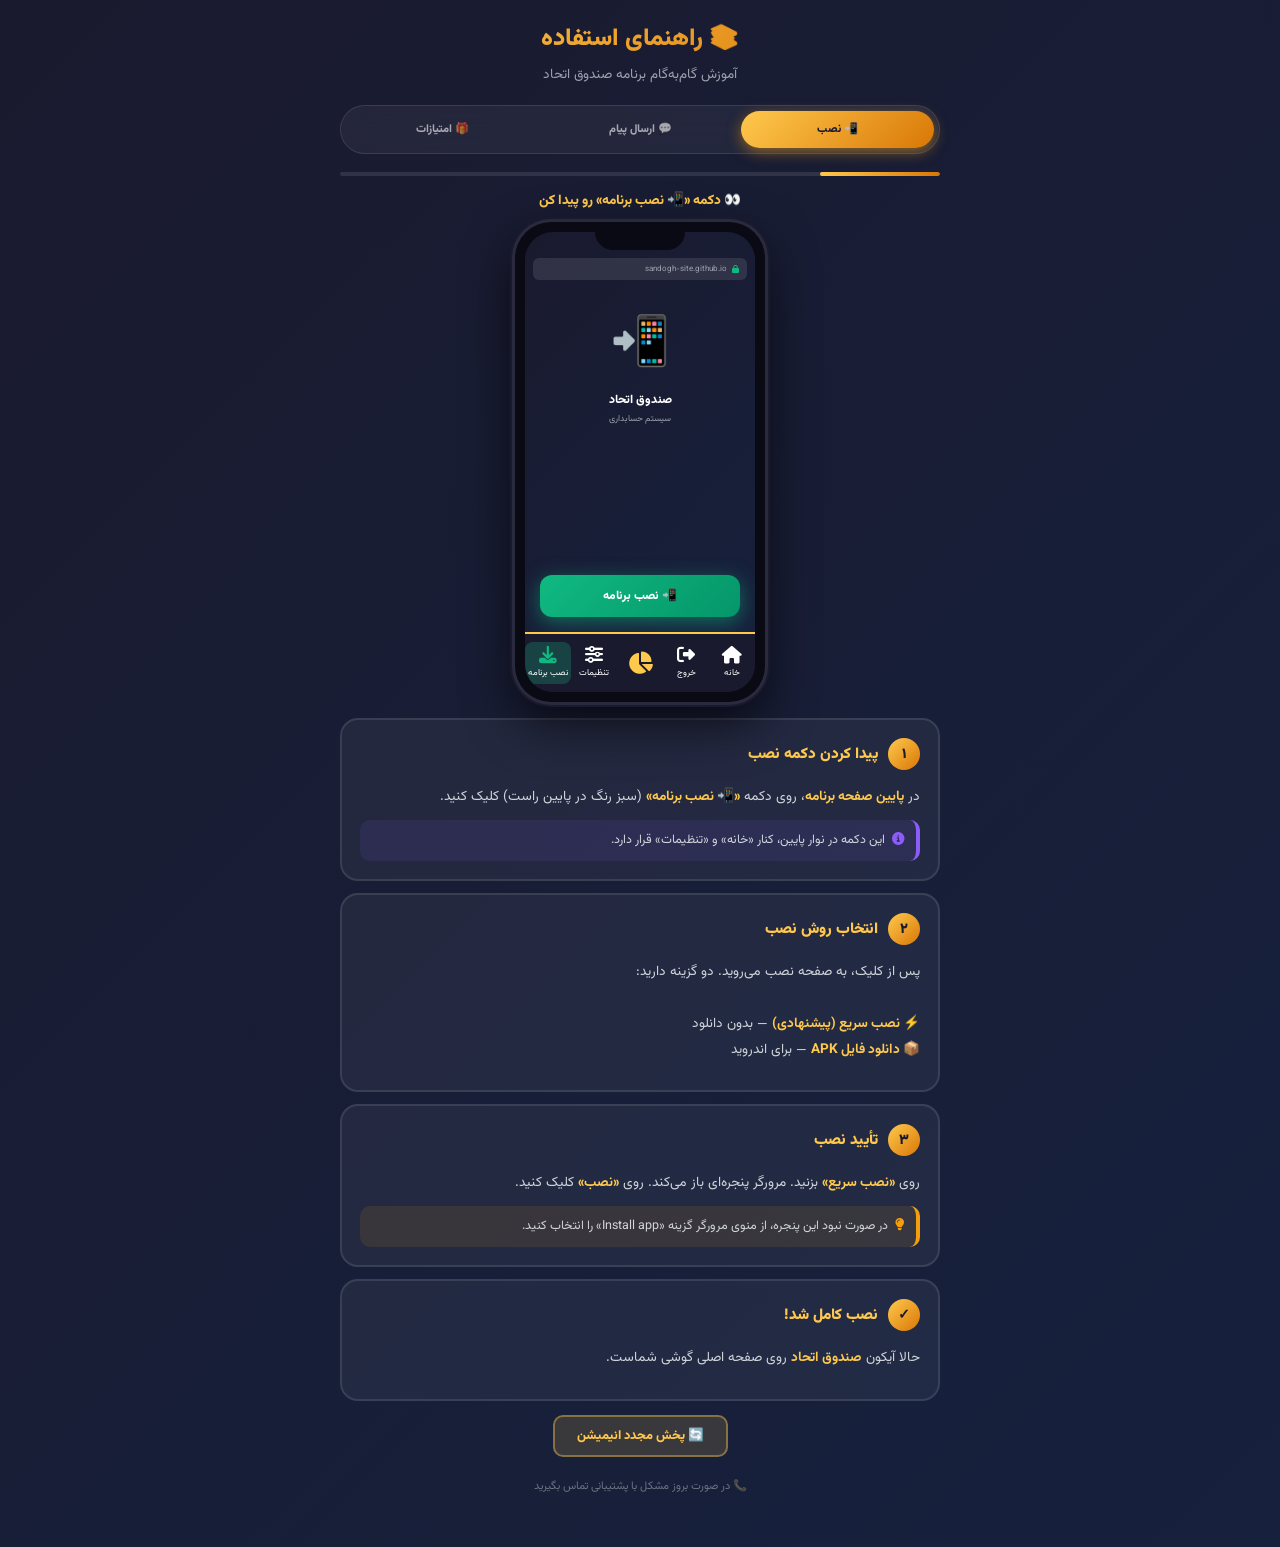
<file: guide.html>
<!DOCTYPE html>
<html lang="fa" dir="rtl">
<head>
    <meta charset="UTF-8">
    <meta name="viewport" content="width=device-width, initial-scale=1.0">
    <title>راهنمای استفاده از برنامه صندوق اتحاد</title>
    <link rel="stylesheet" href="https://cdnjs.cloudflare.com/ajax/libs/font-awesome/6.4.0/css/all.min.css">
    <link href="https://fonts.googleapis.com/css2?family=Vazirmatn:wght@400;700;800;900&display=swap" rel="stylesheet">
    <style>
        * { margin: 0; padding: 0; box-sizing: border-box; font-family: 'Vazirmatn', Tahoma, sans-serif; }
        body {
            background: linear-gradient(135deg, #1a1a2e 0%, #16213e 100%);
            min-height: 100vh;
            padding: 20px;
            color: #fff;
        }
        .container { max-width: 600px; margin: 0 auto; padding-bottom: 30px; }

        h1 {
            text-align: center;
            font-size: 1.5rem;
            background: linear-gradient(135deg, #ffc94d, #d97706);
            -webkit-background-clip: text;
            -webkit-text-fill-color: transparent;
            margin-bottom: 6px;
            font-weight: 900;
        }
        .subtitle { text-align: center; color: #9ca3af; font-size: 0.85rem; margin-bottom: 20px; }

        /* تب‌ها */
        .tabs {
            display: flex; gap: 4px; background: rgba(255,255,255,0.05);
            padding: 5px; border-radius: 50px; margin-bottom: 18px;
            border: 1px solid rgba(255,255,255,0.1);
            position: sticky; top: 10px; z-index: 100; backdrop-filter: blur(10px);
        }
        .tab {
            flex: 1; padding: 10px 4px; border: none; background: transparent;
            color: rgba(255,255,255,0.6); border-radius: 40px; font-size: 0.7rem;
            font-weight: 800; cursor: pointer; transition: all 0.3s; font-family: inherit;
            white-space: nowrap;
        }
        .tab.active {
            background: linear-gradient(135deg, #ffc94d, #d97706);
            color: #1a1a2e; box-shadow: 0 4px 14px rgba(245,158,11,0.5);
        }

        .panel { display: none; animation: fadeIn 0.4s; }
        .panel.active { display: block; }
        @keyframes fadeIn { from { opacity: 0; transform: translateY(10px); } to { opacity: 1; transform: translateY(0); } }

        .card {
            background: rgba(255,255,255,0.05); border: 2px solid rgba(255,255,255,0.1);
            border-radius: 18px; padding: 18px; margin-bottom: 12px;
        }

        .step-header { display: flex; align-items: center; gap: 10px; margin-bottom: 14px; }
        .step-num {
            width: 32px; height: 32px; border-radius: 50%;
            background: linear-gradient(135deg, #ffc94d, #d97706);
            color: #1a1a2e; display: flex; align-items: center; justify-content: center;
            font-weight: 900; font-size: 0.9rem; flex-shrink: 0;
        }
        .step-title { font-size: 0.95rem; font-weight: 900; color: #ffc94d; }
        .step-text { color: #d1d5db; font-size: 0.85rem; line-height: 1.9; margin-bottom: 10px; }
        .step-text strong { color: #ffc94d; }

        .tip-box {
            background: rgba(139,92,246,0.1); border-right: 4px solid #8b5cf6;
            border-radius: 10px; padding: 10px 12px; font-size: 0.78rem;
            color: #d1d5db; line-height: 1.7; margin-top: 10px;
        }
        .tip-box i { color: #8b5cf6; margin-left: 4px; }

        .warn-box {
            background: rgba(245,158,11,0.1); border-right: 4px solid #f59e0b;
            border-radius: 10px; padding: 10px 12px; font-size: 0.78rem;
            color: #d1d5db; line-height: 1.7; margin-top: 10px;
        }
        .warn-box i { color: #f59e0b; margin-left: 4px; }

        /* موبایل */
        .phone-mockup {
            width: 250px; height: 480px; margin: 0 auto 16px;
            background: #0a0a15; border-radius: 36px; padding: 10px;
            box-shadow: 0 0 0 3px #2a2a3e, 0 0 0 5px #1a1a2e, 0 20px 50px rgba(0,0,0,0.7);
            position: relative; overflow: hidden;
        }
        .phone-notch {
            width: 90px; height: 18px; background: #0a0a15; border-radius: 0 0 18px 18px;
            position: absolute; top: 10px; left: 50%; transform: translateX(-50%); z-index: 10;
        }
        .phone-screen {
            width: 100%; height: 100%;
            background: linear-gradient(135deg, #1a1a2e, #16213e);
            border-radius: 28px; position: relative; overflow: hidden;
            padding: 26px 8px 70px;
        }

        /* منوی پایین */
        .mock-bottom-nav {
            position: absolute; bottom: 0; left: 0; right: 0; height: 60px;
            background: #1a1a2e; border-top: 2px solid #ffc94d;
            display: flex; align-items: center; justify-content: space-around;
            direction: rtl;
        }
        .mock-nav-item {
            display: flex; flex-direction: column; align-items: center; gap: 3px;
            font-size: 0.55rem; color: #fff; flex: 1; padding: 4px 0;
            border-radius: 8px; transition: all 0.3s;
        }
        .mock-nav-item i { font-size: 1.1rem; }
        .mock-nav-item.gold i { color: #ffc94d; font-size: 1.4rem; }
        .mock-nav-item.green i { color: #10b981; }

        /* انیمیشن ضربه روی دکمه نصب */
        .mock-nav-item.tap-install {
            animation: tapPulse 1.5s ease-in-out infinite;
            background: rgba(16,185,129,0.25);
        }
        .mock-nav-item.tap-install i {
            color: #10b981;
            animation: iconBounce 1.5s ease-in-out infinite;
        }
        @keyframes tapPulse {
            0%, 100% { transform: scale(1); box-shadow: 0 0 0 0 rgba(16,185,129,0.7); }
            50% { transform: scale(1.08); box-shadow: 0 0 0 12px rgba(16,185,129,0); }
        }
        @keyframes iconBounce {
            0%, 100% { transform: translateY(0); }
            50% { transform: translateY(-4px); }
        }

        /* دایره کلیک (نشانگر انگشت) */
        .tap-indicator {
            position: absolute;
            width: 40px; height: 40px;
            border-radius: 50%;
            background: rgba(255,255,255,0.3);
            border: 3px solid #fff;
            pointer-events: none;
            opacity: 0;
            z-index: 200;
            box-shadow: 0 0 20px rgba(255,255,255,0.6);
        }
        .tap-indicator::after {
            content: '';
            position: absolute;
            top: 50%; left: 50%;
            transform: translate(-50%, -50%);
            width: 12px; height: 12px;
            background: #ffc94d;
            border-radius: 50%;
            box-shadow: 0 0 10px #ffc94d;
        }
        .tap-indicator.active {
            animation: tapAnim 2s ease-out forwards;
        }
        @keyframes tapAnim {
            0% { opacity: 0; transform: scale(0.5); }
            20% { opacity: 1; transform: scale(1); }
            50% { transform: scale(1.3); box-shadow: 0 0 30px rgba(255,255,255,0.9); }
            100% { opacity: 0; transform: scale(1.8); }
        }

        /* منوی اصلی شبیه‌سازی */
        .mock-menu-grid {
            display: grid; grid-template-columns: repeat(3, 1fr);
            gap: 6px; padding: 4px;
        }
        .mock-menu-card {
            background: #fff; border-radius: 10px; padding: 8px 3px;
            text-align: center; box-shadow: 0 2px 8px rgba(0,0,0,0.2);
            transition: all 0.3s;
        }
        .mock-menu-card .icon-box {
            width: 34px; height: 34px; border-radius: 10px; margin: 0 auto 5px;
            display: flex; align-items: center; justify-content: center;
            color: #fff; font-size: 1rem;
        }
        .mock-menu-card .label {
            font-size: 0.45rem; color: #1a1a2e; font-weight: 800; line-height: 1.2;
        }
        .mock-menu-card.tap-target {
            animation: cardPulse 1.5s ease-in-out infinite;
            box-shadow: 0 0 0 3px #ffc94d, 0 0 20px rgba(255,201,77,0.6);
            transform: scale(1.05);
        }
        @keyframes cardPulse {
            0%, 100% { transform: scale(1.05); }
            50% { transform: scale(1.12); }
        }

        /* فروشگاه شبیه‌سازی */
        .mock-shop { padding: 4px; }
        .mock-points {
            background: linear-gradient(135deg, rgba(255,201,77,0.2), rgba(217,119,6,0.1));
            border: 2px solid rgba(255,201,77,0.4);
            border-radius: 10px; padding: 8px; text-align: center; margin-bottom: 8px;
        }
        .mock-points .label { font-size: 0.55rem; color: #9ca3af; }
        .mock-points .value { font-size: 1.2rem; color: #ffc94d; font-weight: 900; }

        .mock-shop-tabs {
            display: flex; gap: 3px; margin-bottom: 8px;
            background: rgba(255,255,255,0.05); padding: 3px; border-radius: 20px;
        }
        .mock-shop-tab {
            flex: 1; padding: 5px; text-align: center; font-size: 0.5rem;
            font-weight: 800; color: rgba(255,255,255,0.5); border-radius: 16px;
        }
        .mock-shop-tab.active {
            background: linear-gradient(135deg, #6d5dd3, #5b4dc4); color: #fff;
        }

        .mock-shop-grid { display: grid; grid-template-columns: repeat(2, 1fr); gap: 5px; }
        .mock-shop-item {
            background: #fff; border-radius: 8px; padding: 6px 4px;
            text-align: center; color: #1a1a2e; transition: all 0.3s;
        }
        .mock-shop-item .icon { font-size: 1.1rem; margin-bottom: 3px; }
        .mock-shop-item .name { font-size: 0.45rem; font-weight: 800; margin-bottom: 2px; line-height: 1.2; }
        .mock-shop-item .price { font-size: 0.45rem; color: #f59e0b; font-weight: 900; }
        .mock-shop-item .buy-btn {
            background: #10b981; color: #fff; font-size: 0.45rem;
            padding: 2px 6px; border-radius: 5px; margin-top: 3px;
            display: inline-block; font-weight: 800;
        }
        .mock-shop-item.tap-target {
            animation: cardPulse 1.5s ease-in-out infinite;
            box-shadow: 0 0 0 3px #ffc94d, 0 0 20px rgba(255,201,77,0.6);
            transform: scale(1.08);
        }

        /* فرم شبیه‌سازی */
        .mock-form { padding: 4px; }
        .mock-form-field {
            background: rgba(255,255,255,0.06);
            border: 1.5px solid rgba(255,255,255,0.15);
            border-radius: 8px; padding: 7px 9px; margin-bottom: 6px;
            color: #9ca3af; font-size: 0.6rem; transition: all 0.3s;
        }
        .mock-form-field.typing {
            border-color: #8b5cf6;
            background: rgba(139,92,246,0.1);
            color: #fff;
            box-shadow: 0 0 15px rgba(139,92,246,0.4);
        }
        .mock-form-field.typing::after {
            content: '|';
            animation: blink 0.7s infinite;
            color: #8b5cf6;
        }
        @keyframes blink {
            0%, 50% { opacity: 1; }
            51%, 100% { opacity: 0; }
        }
        .mock-send-btn {
            background: linear-gradient(135deg, #8b5cf6, #7c3aed);
            color: #fff; text-align: center; padding: 9px;
            border-radius: 8px; font-size: 0.65rem; font-weight: 800;
            margin-top: 4px; transition: all 0.3s;
        }
        .mock-send-btn.tap-target {
            animation: cardPulse 1.5s ease-in-out infinite;
            box-shadow: 0 0 0 3px #ffc94d, 0 0 20px rgba(255,201,77,0.6);
        }
        .mock-send-btn.success {
            background: linear-gradient(135deg, #10b981, #059669);
            animation: successFlash 1s;
        }
        @keyframes successFlash {
            0% { transform: scale(1); }
            50% { transform: scale(1.1); box-shadow: 0 0 30px rgba(16,185,129,0.8); }
            100% { transform: scale(1); }
        }

        /* پیام موفقیت */
        .success-toast {
            position: absolute;
            top: 50%; left: 50%;
            transform: translate(-50%, -50%) scale(0);
            background: linear-gradient(135deg, #10b981, #059669);
            color: #fff; padding: 12px 20px; border-radius: 12px;
            font-size: 0.7rem; font-weight: 800;
            box-shadow: 0 10px 30px rgba(16,185,129,0.5);
            z-index: 300; opacity: 0;
            transition: all 0.4s;
        }
        .success-toast.show {
            transform: translate(-50%, -50%) scale(1);
            opacity: 1;
        }

        .replay-btn {
            display: block; margin: 14px auto 0; padding: 9px 22px;
            background: rgba(255,201,77,0.15); color: #ffc94d;
            border: 2px solid rgba(255,201,77,0.4); border-radius: 10px;
            font-size: 0.8rem; font-weight: 800; cursor: pointer;
            font-family: inherit; transition: all 0.3s;
        }
        .replay-btn:hover { background: rgba(255,201,77,0.25); }

        .progress-bar {
            height: 4px; background: rgba(255,255,255,0.1);
            border-radius: 99px; overflow: hidden; margin-bottom: 14px;
        }
        .progress-fill {
            height: 100%; background: linear-gradient(90deg, #ffc94d, #d97706);
            border-radius: 99px; transition: width 0.5s ease; width: 0%;
        }

        .status-text {
            text-align: center; color: #ffc94d; font-size: 0.85rem;
            font-weight: 800; margin-bottom: 10px; min-height: 22px;
        }

        .footer-note {
            text-align: center; color: #6b7280; font-size: 0.7rem;
            margin-top: 20px; line-height: 1.8;
        }
    </style>
</head>
<body>

<div class="container">
    <h1>📚 راهنمای استفاده</h1>
    <p class="subtitle">آموزش گام‌به‌گام برنامه صندوق اتحاد</p>

    <div class="tabs">
        <button class="tab active" data-tab="install" onclick="switchTab('install')">📲 نصب</button>
        <button class="tab" data-tab="message" onclick="switchTab('message')">💬 ارسال پیام</button>
        <button class="tab" data-tab="shop" onclick="switchTab('shop')">🎁 امتیازات</button>
    </div>

    <!-- ============================================================ -->
    <!-- تب ۱: نصب برنامه -->
    <!-- ============================================================ -->
    <div class="panel active" id="panel-install">
        <div class="progress-bar"><div class="progress-fill" id="installProgress"></div></div>
        <div class="status-text" id="installStatus">آماده‌سازی...</div>

        <div class="phone-mockup">
            <div class="phone-notch"></div>
            <div class="phone-screen">
                <!-- نمایش مرورگر -->
                <div style="display:flex; align-items:center; gap:5px; background:rgba(255,255,255,0.1); padding:5px 8px; border-radius:6px; margin-bottom:8px; font-size:0.5rem; color:#9ca3af;">
                    <i class="fas fa-lock" style="color:#10b981;"></i>
                    <span>sandogh-site.github.io</span>
                </div>

                <div style="text-align:center; padding-top:20px;">
                    <div style="font-size:3rem; margin-bottom:8px;" id="appIconAnim">📲</div>
                    <div style="color:#fff; font-size:0.75rem; font-weight:800;">صندوق اتحاد</div>
                    <div style="color:#9ca3af; font-size:0.55rem; margin-top:3px;">سیستم حسابداری</div>
                </div>

                <!-- دکمه نصب بزرگ وسط -->
                <div id="installBtnBig" style="position:absolute; bottom:75px; left:15px; right:15px; background:linear-gradient(135deg,#10b981,#059669); color:#fff; padding:12px; border-radius:12px; text-align:center; font-size:0.75rem; font-weight:800; box-shadow:0 5px 20px rgba(16,185,129,0.5); transition:all 0.3s;">
                    📲 نصب برنامه
                </div>

                <!-- منوی پایین -->
                <div class="mock-bottom-nav">
                    <div class="mock-nav-item"><i class="fas fa-home"></i><span>خانه</span></div>
                    <div class="mock-nav-item"><i class="fas fa-sign-out-alt"></i><span>خروج</span></div>
                    <div class="mock-nav-item gold"><i class="fas fa-chart-pie"></i></div>
                    <div class="mock-nav-item"><i class="fas fa-sliders-h"></i><span>تنظیمات</span></div>
                    <div class="mock-nav-item green" id="installNavBtn"><i class="fas fa-download"></i><span>نصب برنامه</span></div>
                </div>

                <!-- نشانگر انگشت -->
                <div class="tap-indicator" id="installTapIndicator"></div>
            </div>
        </div>

        <div class="card">
            <div class="step-header">
                <div class="step-num">۱</div>
                <div class="step-title">پیدا کردن دکمه نصب</div>
            </div>
            <div class="step-text">
                در <strong>پایین صفحه برنامه</strong>، روی دکمه <strong>«📲 نصب برنامه»</strong> (سبز رنگ در پایین راست) کلیک کنید.
            </div>
            <div class="tip-box">
                <i class="fas fa-info-circle"></i>
                این دکمه در نوار پایین، کنار «خانه» و «تنظیمات» قرار دارد.
            </div>
        </div>

        <div class="card">
            <div class="step-header">
                <div class="step-num">۲</div>
                <div class="step-title">انتخاب روش نصب</div>
            </div>
            <div class="step-text">
                پس از کلیک، به صفحه نصب می‌روید. دو گزینه دارید:
                <br><br>
                <strong>⚡ نصب سریع (پیشنهادی)</strong> — بدون دانلود<br>
                <strong>📦 دانلود فایل APK</strong> — برای اندروید
            </div>
        </div>

        <div class="card">
            <div class="step-header">
                <div class="step-num">۳</div>
                <div class="step-title">تأیید نصب</div>
            </div>
            <div class="step-text">
                روی <strong>«نصب سریع»</strong> بزنید. مرورگر پنجره‌ای باز می‌کند. روی <strong>«نصب»</strong> کلیک کنید.
            </div>
            <div class="warn-box">
                <i class="fas fa-lightbulb"></i>
                در صورت نبود این پنجره، از منوی مرورگر گزینه «Install app» را انتخاب کنید.
            </div>
        </div>

        <div class="card">
            <div class="step-header">
                <div class="step-num">✓</div>
                <div class="step-title">نصب کامل شد!</div>
            </div>
            <div class="step-text">
                حالا آیکون <strong>صندوق اتحاد</strong> روی صفحه اصلی گوشی شماست.
            </div>
        </div>

        <button class="replay-btn" onclick="startInstallAnimation()">🔄 پخش مجدد انیمیشن</button>
    </div>

    <!-- ============================================================ -->
    <!-- تب ۲: ارسال پیام به شورا -->
    <!-- ============================================================ -->
    <div class="panel" id="panel-message">
        <div class="progress-bar"><div class="progress-fill" id="messageProgress"></div></div>
        <div class="status-text" id="messageStatus">آماده‌سازی...</div>

        <div class="phone-mockup">
            <div class="phone-notch"></div>
            <div class="phone-screen" id="messageScreen">
                <!-- حالت ۱: منو -->
                <div id="messageStep1">
                    <div class="mock-menu-grid">
                        <div class="mock-menu-card">
                            <div class="icon-box" style="background:linear-gradient(135deg,#f59e0b,#d97706);"><i class="fas fa-gift"></i></div>
                            <div class="label">پاداش روزانه</div>
                        </div>
                        <div class="mock-menu-card">
                            <div class="icon-box" style="background:linear-gradient(135deg,#f59e0b,#d97706);"><i class="fas fa-star"></i></div>
                            <div class="label">امتیازات</div>
                        </div>
                        <div class="mock-menu-card">
                            <div class="icon-box" style="background:linear-gradient(135deg,#3b82f6,#2563eb);"><i class="fas fa-envelope"></i></div>
                            <div class="label">ثبت صورتحساب</div>
                        </div>
                        <div class="mock-menu-card">
                            <div class="icon-box" style="background:linear-gradient(135deg,#ec4899,#db2777);"><i class="fas fa-chart-bar"></i></div>
                            <div class="label">نظرسنجی</div>
                        </div>
                        <div class="mock-menu-card" id="msgCardTarget">
                            <div class="icon-box" style="background:linear-gradient(135deg,#8b5cf6,#7c3aed);"><i class="fas fa-paper-plane"></i></div>
                            <div class="label">ارسال پیام</div>
                        </div>
                        <div class="mock-menu-card">
                            <div class="icon-box" style="background:linear-gradient(135deg,#f59e0b,#d97706);"><i class="fas fa-trophy"></i></div>
                            <div class="label">مسابقات</div>
                        </div>
                    </div>
                </div>

                <!-- حالت ۲: فرم -->
                <div id="messageStep2" style="display:none;">
                    <div class="mock-form">
                        <div style="color:#8b5cf6; font-size:0.7rem; font-weight:800; margin-bottom:8px; text-align:center;">
                            <i class="fas fa-paper-plane"></i> ارسال پیام به شورا
                        </div>
                        <div class="mock-form-field" id="mockTitle">عنوان پیام...</div>
                        <div class="mock-form-field" id="mockType">نوع: پیشنهاد</div>
                        <div class="mock-form-field" id="mockText" style="min-height:60px;">متن پیام...</div>
                        <div class="mock-send-btn" id="mockSendBtn">📤 ارسال پیام</div>
                    </div>
                </div>

                <!-- پیام موفقیت -->
                <div class="success-toast" id="msgSuccessToast">
                    ✅ پیام ارسال شد!
                </div>

                <div class="mock-bottom-nav">
                    <div class="mock-nav-item"><i class="fas fa-home"></i><span>خانه</span></div>
                    <div class="mock-nav-item"><i class="fas fa-sign-out-alt"></i><span>خروج</span></div>
                    <div class="mock-nav-item gold"><i class="fas fa-chart-pie"></i></div>
                    <div class="mock-nav-item"><i class="fas fa-sliders-h"></i><span>تنظیمات</span></div>
                    <div class="mock-nav-item green"><i class="fas fa-download"></i><span>نصب برنامه</span></div>
                </div>

                <div class="tap-indicator" id="messageTapIndicator"></div>
            </div>
        </div>

        <div class="card">
            <div class="step-header">
                <div class="step-num">۱</div>
                <div class="step-title">ورود به بخش ارسال پیام</div>
            </div>
            <div class="step-text">
                از <strong>منوی اصلی</strong>، روی کارت بنفش <strong>«✉️ ارسال پیام»</strong> کلیک کنید.
            </div>
            <div class="tip-box">
                <i class="fas fa-info-circle"></i>
                این کارت در ردیف دوم منو، کنار «نظرسنجی» و «مسابقات» قرار دارد.
            </div>
        </div>

        <div class="card">
            <div class="step-header">
                <div class="step-num">۲</div>
                <div class="step-title">تکمیل فرم پیام</div>
            </div>
            <div class="step-text">
                فرمی باز می‌شود با این فیلدها:
                <br>• <strong>عنوان پیام</strong> — موضوع کلی
                <br>• <strong>نوع پیام</strong> — پیشنهاد / شکایت / درخواست / سوال
                <br>• <strong>متن پیام</strong> — توضیحات کامل
                <br>• <strong>ارسال ناشناس</strong> — در صورت تمایل
            </div>
        </div>

        <div class="card">
            <div class="step-header">
                <div class="step-num">۳</div>
                <div class="step-title">ارسال به شورا</div>
            </div>
            <div class="step-text">
                روی دکمه بنفش <strong>«📤 ارسال پیام»</strong> کلیک کنید.
            </div>
        </div>

        <div class="card">
            <div class="step-header">
                <div class="step-num">✓</div>
                <div class="step-title">پیام ارسال شد</div>
            </div>
            <div class="step-text">
                پیام <strong>«✅ با موفقیت ارسال شد»</strong> نمایش داده می‌شود.
            </div>
            <div class="tip-box">
                <i class="fas fa-gift"></i>
                با ارسال هر پیام، <strong>+۵ امتیاز</strong> به شما تعلق می‌گیرد.
            </div>
        </div>

        <button class="replay-btn" onclick="startMessageAnimation()">🔄 پخش مجدد انیمیشن</button>
    </div>

    <!-- ============================================================ -->
    <!-- تب ۳: امتیازات و فروشگاه -->
    <!-- ============================================================ -->
    <div class="panel" id="panel-shop">
        <div class="progress-bar"><div class="progress-fill" id="shopProgress"></div></div>
        <div class="status-text" id="shopStatus">آماده‌سازی...</div>

        <div class="phone-mockup">
            <div class="phone-notch"></div>
            <div class="phone-screen" id="shopScreen">
                <div class="mock-shop">
                    <div class="mock-points">
                        <div class="label">⭐ امتیاز شما</div>
                        <div class="value" id="mockPointValue">۱</div>
                    </div>
                    <div class="mock-shop-tabs">
                        <div class="mock-shop-tab active">فروشگاه</div>
                        <div class="mock-shop-tab">خریدها</div>
                        <div class="mock-shop-tab">تاریخچه</div>
                    </div>
                    <div class="mock-shop-grid">
                        <div class="mock-shop-item">
                            <div class="icon">💳</div>
                            <div class="name">شارژ سیم کارت</div>
                            <div class="price">⭐ ۲۰۰</div>
                            <div class="buy-btn">خرید</div>
                        </div>
                        <div class="mock-shop-item">
                            <div class="icon">🌐</div>
                            <div class="name">بسته اینترنت</div>
                            <div class="price">⭐ ۳۰۰</div>
                            <div class="buy-btn">خرید</div>
                        </div>
                        <div class="mock-shop-item" id="shopItemTarget">
                            <div class="icon">📚</div>
                            <div class="name">کتاب</div>
                            <div class="price">⭐ ۵۰۰</div>
                            <div class="buy-btn">خرید</div>
                        </div>
                        <div class="mock-shop-item">
                            <div class="icon">🔬</div>
                            <div class="name">میکروسکوپ</div>
                            <div class="price">⭐ ۱۵۰۰</div>
                            <div class="buy-btn">خرید</div>
                        </div>
                    </div>
                </div>

                <div class="success-toast" id="shopSuccessToast">
                    ✅ خرید موفق!
                </div>

                <div class="mock-bottom-nav">
                    <div class="mock-nav-item"><i class="fas fa-home"></i><span>خانه</span></div>
                    <div class="mock-nav-item"><i class="fas fa-sign-out-alt"></i><span>خروج</span></div>
                    <div class="mock-nav-item gold"><i class="fas fa-chart-pie"></i></div>
                    <div class="mock-nav-item"><i class="fas fa-sliders-h"></i><span>تنظیمات</span></div>
                    <div class="mock-nav-item green"><i class="fas fa-download"></i><span>نصب برنامه</span></div>
                </div>

                <div class="tap-indicator" id="shopTapIndicator"></div>
            </div>
        </div>

        <div class="card">
            <div class="step-header">
                <div class="step-num">۱</div>
                <div class="step-title">ورود به بخش امتیازات</div>
            </div>
            <div class="step-text">
                از <strong>منوی اصلی</strong>، روی کارت نارنجی <strong>«⭐ امتیازات و فروشگاه»</strong> کلیک کنید.
            </div>
            <div class="tip-box">
                <i class="fas fa-info-circle"></i>
                این کارت در ردیف اول منو، کنار «پاداش روزانه» قرار دارد.
            </div>
        </div>

        <div class="card">
            <div class="step-header">
                <div class="step-num">۲</div>
                <div class="step-title">مشاهده امتیاز و جوایز</div>
            </div>
            <div class="step-text">
                بالای صفحه، <strong>امتیاز فعلی</strong> شما و در پایین، <strong>لیست جوایز</strong> با قیمت هر کدام (به امتیاز) نمایش داده می‌شود.
            </div>
        </div>

        <div class="card">
            <div class="step-header">
                <div class="step-num">۳</div>
                <div class="step-title">خرید جایزه</div>
            </div>
            <div class="step-text">
                روی دکمه <strong>«خرید»</strong> کنار جایزه مورد نظر کلیک کنید. در صورت داشتن امتیاز کافی، خرید انجام می‌شود.
            </div>
        </div>

        <div class="card">
            <div class="step-header">
                <div class="step-num">✓</div>
                <div class="step-title">پیگیری خریدها</div>
            </div>
            <div class="step-text">
                از تب <strong>«تاریخچه»</strong> می‌توانید تمام خریدها و کسب امتیازهای خود را مشاهده کنید.
            </div>
        </div>

        <div class="card">
            <div class="step-header">
                <div class="step-num">💡</div>
                <div class="step-title">چطور امتیاز بگیرم؟</div>
            </div>
            <div class="step-text" style="line-height:2.2;">
                ✨ ورود روزانه: <strong>+۱۰ امتیاز</strong><br>
                💰 پرداخت به موقع اقساط: <strong>+۵۰ امتیاز</strong><br>
                📝 شرکت در نظرسنجی: <strong>+۲۰ امتیاز</strong><br>
                📤 ارسال پیام به شورا: <strong>+۵ امتیاز</strong><br>
                🎯 دعوت از دوستان: <strong>+۱۰۰ امتیاز</strong>
            </div>
        </div>

        <button class="replay-btn" onclick="startShopAnimation()">🔄 پخش مجدد انیمیشن</button>
    </div>

    <div class="footer-note">
        📞 در صورت بروز مشکل با پشتیبانی تماس بگیرید
    </div>
</div>

<script>
// ============================================================
// تغییر تب
// ============================================================
function switchTab(tab) {
    document.querySelectorAll('.tab').forEach(t => t.classList.remove('active'));
    document.querySelectorAll('.panel').forEach(p => p.classList.remove('active'));

    document.querySelector('.tab[data-tab="' + tab + '"]').classList.add('active');
    document.getElementById('panel-' + tab).classList.add('active');

    if (tab === 'install') startInstallAnimation();
    else if (tab === 'message') startMessageAnimation();
    else if (tab === 'shop') startShopAnimation();
}

// ============================================================
// انیمیشن نصب (حلقه‌ای)
// ============================================================
var installLoop;
function startInstallAnimation() {
    // پاک کردن حلقه قبلی
    if (installLoop) clearInterval(installLoop);

    var navBtn = document.getElementById('installNavBtn');
    var tapIndicator = document.getElementById('installTapIndicator');
    var progress = document.getElementById('installProgress');
    var status = document.getElementById('installStatus');
    var appIcon = document.getElementById('appIconAnim');

    var step = 0;
    var steps = [
        { progress: 20, status: '👀 دکمه «📲 نصب برنامه» رو پیدا کن', action: function() {
            navBtn.classList.add('tap-install');
        }},
        { progress: 50, status: '👆 دکمه نصب رو بزن', action: function() {
            // نمایش انگشت روی دکمه نصب
            showTap(tapIndicator, 200, 420);
        }},
        { progress: 80, status: '✅ پنجره نصب باز شد', action: function() {
            navBtn.classList.remove('tap-install');
            navBtn.classList.add('tap-install');
        }},
        { progress: 100, status: '🎉 برنامه نصب شد!', action: function() {
            appIcon.style.animation = 'iconBounce 0.5s ease 3';
        }}
    ];

    function runStep() {
        if (step >= steps.length) step = 0;
        var s = steps[step];
        progress.style.width = s.progress + '%';
        status.textContent = s.status;
        if (s.action) s.action();
        step++;
    }

    runStep();
    installLoop = setInterval(runStep, 2000);
}

function showTap(el, x, y) {
    el.style.left = x + 'px';
    el.style.top = y + 'px';
    el.classList.remove('active');
    void el.offsetWidth; // force reflow
    el.classList.add('active');
}

// ============================================================
// انیمیشن ارسال پیام (حلقه‌ای)
// ============================================================
var messageLoop;
function startMessageAnimation() {
    if (messageLoop) clearInterval(messageLoop);

    var cardTarget = document.getElementById('msgCardTarget');
    var tapIndicator = document.getElementById('messageTapIndicator');
    var progress = document.getElementById('messageProgress');
    var status = document.getElementById('messageStatus');
    var step1 = document.getElementById('messageStep1');
    var step2 = document.getElementById('messageStep2');
    var successToast = document.getElementById('msgSuccessToast');

    var mockTitle = document.getElementById('mockTitle');
    var mockType = document.getElementById('mockType');
    var mockText = document.getElementById('mockText');
    var mockSendBtn = document.getElementById('mockSendBtn');

    // ریست
    step1.style.display = 'block';
    step2.style.display = 'none';
    successToast.classList.remove('show');
    mockTitle.textContent = 'عنوان پیام...';
    mockTitle.classList.remove('typing');
    mockType.textContent = 'نوع: پیشنهاد';
    mockText.textContent = 'متن پیام...';
    mockText.classList.remove('typing');
    mockSendBtn.classList.remove('success', 'tap-target');
    cardTarget.classList.remove('tap-target');

    var step = 0;
    var steps = [
        { progress: 10, status: '👆 روی کارت «✉️ ارسال پیام» بزن', action: function() {
            cardTarget.classList.add('tap-target');
            setTimeout(() => showTap(tapIndicator, 100, 200), 500);
        }},
        { progress: 30, status: '📝 فرم ارسال پیام باز شد', action: function() {
            cardTarget.classList.remove('tap-target');
            step1.style.display = 'none';
            step2.style.display = 'block';
        }},
        { progress: 50, status: '✍️ عنوان پیام رو وارد کن', action: function() {
            mockTitle.classList.add('typing');
            mockTitle.textContent = 'درخواست وام';
        }},
        { progress: 70, status: '📋 متن پیام رو بنویس', action: function() {
            mockTitle.classList.remove('typing');
            mockText.classList.add('typing');
            mockText.textContent = 'با سلام، درخواست وام دارم';
        }},
        { progress: 85, status: '📤 روی دکمه ارسال بزن', action: function() {
            mockText.classList.remove('typing');
            mockSendBtn.classList.add('tap-target');
            showTap(tapIndicator, 100, 340);
        }},
        { progress: 100, status: '✅ پیام با موفقیت ارسال شد!', action: function() {
            mockSendBtn.classList.remove('tap-target');
            mockSendBtn.classList.add('success');
            successToast.classList.add('show');
        }}
    ];

    function runStep() {
        if (step >= steps.length) {
            // ریست برای حلقه بعدی
            step = 0;
            setTimeout(() => {
                step1.style.display = 'block';
                step2.style.display = 'none';
                successToast.classList.remove('show');
                mockTitle.textContent = 'عنوان پیام...';
                mockTitle.classList.remove('typing');
                mockText.textContent = 'متن پیام...';
                mockText.classList.remove('typing');
                mockSendBtn.classList.remove('success', 'tap-target');
            }, 1000);
        }
        var s = steps[step];
        progress.style.width = s.progress + '%';
        status.textContent = s.status;
        if (s.action) s.action();
        step++;
    }

    runStep();
    messageLoop = setInterval(runStep, 2200);
}

// ============================================================
// انیمیشن فروشگاه (حلقه‌ای)
// ============================================================
var shopLoop;
function startShopAnimation() {
    if (shopLoop) clearInterval(shopLoop);

    var target = document.getElementById('shopItemTarget');
    var tapIndicator = document.getElementById('shopTapIndicator');
    var progress = document.getElementById('shopProgress');
    var status = document.getElementById('shopStatus');
    var successToast = document.getElementById('shopSuccessToast');
    var pointValue = document.getElementById('mockPointValue');

    // ریست
    successToast.classList.remove('show');
    target.classList.remove('tap-target');
    pointValue.textContent = '۱';

    var step = 0;
    var steps = [
        { progress: 15, status: '⭐ امتیازت رو ببین: ۱ امتیاز', action: function() {
            pointValue.style.transform = 'scale(1.2)';
            setTimeout(() => pointValue.style.transform = 'scale(1)', 500);
        }},
        { progress: 40, status: '👀 جایزه مورد نظر رو انتخاب کن', action: function() {
            target.classList.add('tap-target');
        }},
        { progress: 65, status: '👆 روی دکمه «خرید» بزن', action: function() {
            showTap(tapIndicator, 160, 270);
        }},
        { progress: 100, status: '🎉 خرید با موفقیت انجام شد!', action: function() {
            target.classList.remove('tap-target');
            successToast.classList.add('show');
        }}
    ];

    function runStep() {
        if (step >= steps.length) {
            step = 0;
            setTimeout(() => {
                successToast.classList.remove('show');
                target.classList.remove('tap-target');
            }, 1000);
        }
        var s = steps[step];
        progress.style.width = s.progress + '%';
        status.textContent = s.status;
        if (s.action) s.action();
        step++;
    }

    runStep();
    shopLoop = setInterval(runStep, 2000);
}

// ============================================================
// شروع خودکار
// ============================================================
document.addEventListener('DOMContentLoaded', function() {
    setTimeout(startInstallAnimation, 500);
});

console.log('✅ راهنمای صندوق اتحاد آماده است');
</script>
</body>
    </html>
</file>
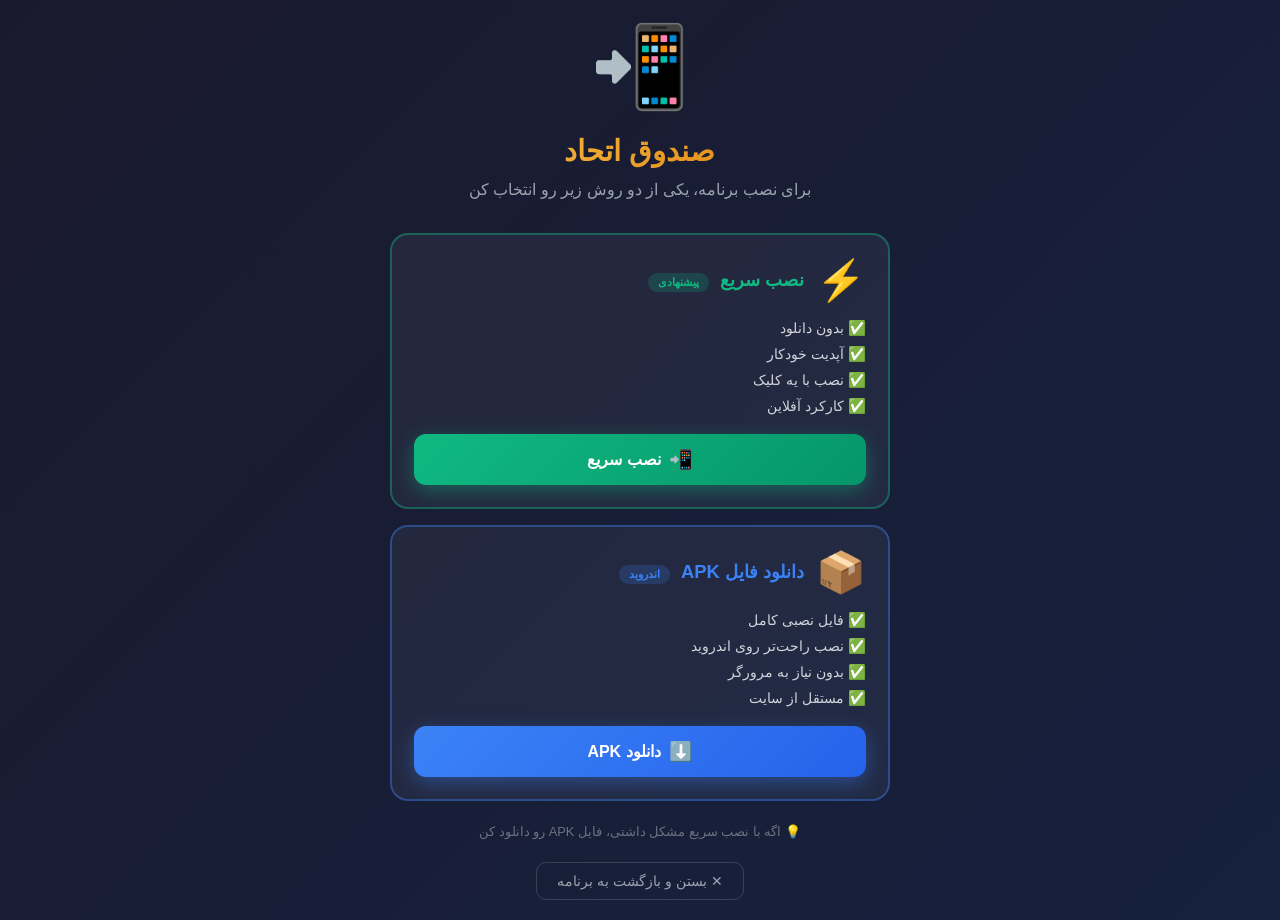
<file: install.html>
<!DOCTYPE html>
<html lang="fa" dir="rtl">
<head>
    <meta charset="UTF-8">
    <meta name="viewport" content="width=device-width, initial-scale=1.0">
    <title>نصب برنامه صندوق اتحاد</title>
    <link rel="manifest" href="manifest.json">
    <meta name="theme-color" content="#f59e0b">
    <style>
        * { margin: 0; padding: 0; box-sizing: border-box; font-family: Tahoma, sans-serif; }
        body {
            background: linear-gradient(135deg, #1a1a2e, #16213e);
            min-height: 100vh;
            padding: 20px;
            color: #fff;
            display: flex;
            align-items: center;
            justify-content: center;
        }
        .container { max-width: 500px; width: 100%; text-align: center; }
        .logo { font-size: 5rem; margin-bottom: 20px; animation: bounce 2s infinite; }
        @keyframes bounce {
            0%, 100% { transform: translateY(0); }
            50% { transform: translateY(-12px); }
        }
        h1 {
            font-size: 1.8rem;
            margin-bottom: 8px;
            background: linear-gradient(135deg, #ffc94d, #d97706);
            -webkit-background-clip: text;
            -webkit-text-fill-color: transparent;
            background-clip: text;
        }
        .subtitle { color: #9ca3af; margin-bottom: 30px; line-height: 1.7; font-size: 1rem; }

        .option-card {
            background: rgba(255,255,255,0.05);
            border: 2px solid rgba(255,255,255,0.1);
            border-radius: 18px;
            padding: 22px;
            margin-bottom: 16px;
            text-align: right;
            transition: transform 0.3s, border-color 0.3s;
        }
        .option-card:hover { transform: translateY(-4px); }
        .option-card.pwa { border-color: rgba(16,185,129,0.4); }
        .option-card.pwa:hover { border-color: rgba(16,185,129,0.8); }
        .option-card.apk { border-color: rgba(59,130,246,0.4); }
        .option-card.apk:hover { border-color: rgba(59,130,246,0.8); }

        .option-header {
            display: flex;
            align-items: center;
            gap: 12px;
            margin-bottom: 12px;
        }
        .option-icon { font-size: 2.5rem; flex-shrink: 0; }
        .option-title { font-size: 1.15rem; font-weight: 900; }
        .option-title.pwa { color: #10b981; }
        .option-title.apk { color: #3b82f6; }
        .option-desc {
            font-size: 0.9rem;
            color: #d1d5db;
            line-height: 1.8;
            margin-bottom: 14px;
        }
        .badge {
            display: inline-block;
            padding: 3px 10px;
            border-radius: 99px;
            font-size: 0.7rem;
            font-weight: 800;
            margin-right: 6px;
        }
        .badge.pwa { background: rgba(16,185,129,0.2); color: #10b981; }
        .badge.apk { background: rgba(59,130,246,0.2); color: #3b82f6; }

        .action-btn {
            width: 100%;
            padding: 14px;
            border: none;
            border-radius: 12px;
            font-size: 1rem;
            font-weight: 800;
            cursor: pointer;
            font-family: inherit;
            display: flex;
            align-items: center;
            justify-content: center;
            gap: 8px;
            transition: transform 0.2s;
            text-decoration: none;
        }
        .action-btn:active { transform: scale(0.97); }
        .action-btn.pwa {
            background: linear-gradient(135deg, #10b981, #059669);
            color: #fff;
            box-shadow: 0 6px 20px rgba(16,185,129,0.4);
        }
        .action-btn.apk {
            background: linear-gradient(135deg, #3b82f6, #2563eb);
            color: #fff;
            box-shadow: 0 6px 20px rgba(59,130,246,0.4);
        }

        .ios-guide {
            display: none;
            margin-top: 12px;
            padding: 14px;
            background: rgba(245,158,11,0.1);
            border: 1px solid rgba(245,158,11,0.3);
            border-radius: 12px;
            font-size: 0.85rem;
            text-align: right;
            line-height: 1.9;
        }
        .ios-guide strong { color: #f59e0b; display: block; margin-bottom: 6px; }

        .footer-note {
            margin-top: 20px;
            font-size: 0.8rem;
            color: #6b7280;
            line-height: 1.7;
        }

        .back-link {
            display: inline-block;
            margin-top: 20px;
            color: #9ca3af;
            text-decoration: none;
            font-size: 0.9rem;
            padding: 10px 20px;
            border: 1px solid rgba(255,255,255,0.15);
            border-radius: 10px;
            transition: all 0.3s;
            background: transparent;
            font-family: inherit;
            cursor: pointer;
        }
        .back-link:hover {
            color: #f59e0b;
            border-color: rgba(245,158,11,0.4);
            background: rgba(245,158,11,0.05);
        }
    </style>
</head>
<body>

<div class="container">
    <div class="logo">📲</div>
    <h1>صندوق اتحاد</h1>
    <p class="subtitle">برای نصب برنامه، یکی از دو روش زیر رو انتخاب کن</p>

    <!-- گزینه PWA -->
    <div class="option-card pwa" id="pwaCard">
        <div class="option-header">
            <span class="option-icon">⚡</span>
            <div>
                <div class="option-title pwa">
                    نصب سریع
                    <span class="badge pwa">پیشنهادی</span>
                </div>
            </div>
        </div>
        <div class="option-desc">
            ✅ بدون دانلود<br>
            ✅ آپدیت خودکار<br>
            ✅ نصب با یه کلیک<br>
            ✅ کارکرد آفلاین
        </div>
        <button class="action-btn pwa" id="pwaBtn">
            <span style="font-size:1.2rem;">📲</span>
            <span id="pwaBtnText">نصب سریع</span>
        </button>
        <div class="ios-guide" id="iosGuide" style="display:none;">
            <strong>📱 راهنمای نصب روی آیفون:</strong>
            ۱. روی دکمه <b>اشتراک‌گذاری</b> (⬆️ مربع با فلش) پایین صفحه ضربه بزن<br>
            ۲. گزینه <b>«Add to Home Screen»</b> رو انتخاب کن<br>
            ۳. روی <b>«Add»</b> بزن تا نصب بشه ✅
        </div>
    </div>

    <!-- گزینه APK -->
    <div class="option-card apk">
        <div class="option-header">
            <span class="option-icon">📦</span>
            <div>
                <div class="option-title apk">
                    دانلود فایل APK
                    <span class="badge apk">اندروید</span>
                </div>
            </div>
        </div>
        <div class="option-desc">
            ✅ فایل نصبی کامل<br>
            ✅ نصب راحت‌تر روی اندروید<br>
            ✅ بدون نیاز به مرورگر<br>
            ✅ مستقل از سایت
        </div>
        <a href="app.apk" download class="action-btn apk">
            <span style="font-size:1.2rem;">⬇️</span>
            دانلود APK
        </a>
    </div>

    <div class="footer-note">
        💡 اگه با نصب سریع مشکل داشتی، فایل APK رو دانلود کن
    </div>

    <button class="back-link" onclick="goBackToApp()">✕ بستن و بازگشت به برنامه</button>
</div>

<script>
// ============================================================
// تنظیمات اولیه
// ============================================================
window.deferredPrompt = null;

var isIOSDevice = /iPad|iPhone|iPod/.test(navigator.userAgent) && !window.MSStream;
var isAndroidDevice = /Android/.test(navigator.userAgent);
var isStandaloneMode = window.matchMedia('(display-mode: standalone)').matches
                       || window.navigator.standalone === true;

// ============================================================
// اگه نصب شده، پیام بده
// ============================================================
if (isStandaloneMode) {
    var pwaCard = document.getElementById('pwaCard');
    if (pwaCard) {
        pwaCard.innerHTML = '<div style="text-align:center; padding:20px; color:#10b981; font-weight:800; font-size:1.1rem;">✅ برنامه قبلاً نصب شده</div>';
    }
}

// ============================================================
// رویداد beforeinstallprompt (اندروید/دسکتاپ)
// ============================================================
window.addEventListener('beforeinstallprompt', function(e) {
    e.preventDefault();
    window.deferredPrompt = e;
    console.log('✅ beforeinstallprompt فعال شد');
});

// ============================================================
// دکمه نصب PWA
// ============================================================
var pwaBtn = document.getElementById('pwaBtn');
if (pwaBtn) {
    pwaBtn.addEventListener('click', async function() {
        // iOS - راهنما نشون بده
        if (isIOSDevice) {
            var guide = document.getElementById('iosGuide');
            if (guide) guide.style.display = 'block';
            return;
        }
        
        // اندروید/دسکتاپ - اگه deferredPrompt هست
        if (window.deferredPrompt) {
            window.deferredPrompt.prompt();
            var choice = await window.deferredPrompt.userChoice;
            
            if (choice.outcome === 'accepted') {
                console.log('✅ کاربر نصب رو قبول کرد');
                var card = document.getElementById('pwaCard');
                if (card) card.style.display = 'none';
            } else {
                console.log('❌ کاربر نصب رو رد کرد');
            }
            window.deferredPrompt = null;
            return;
        }
        
        // اگه deferredPrompt نیست (مرورگر پشتیبانی نمی‌کنه)
        var msg = 'برای نصب برنامه:\n\n';
        if (isAndroidDevice) {
            msg += '۱. منوی مرورگر (سه نقطه) رو باز کن\n';
            msg += '۲. گزینه «Install app» یا «Add to Home screen» رو انتخاب کن\n\n';
            msg += 'یا از دکمه «دانلود APK» استفاده کن.';
        } else {
            msg += 'از دکمه «دانلود APK» استفاده کن.';
        }
        alert(msg);
    });
}

// ============================================================
// تشخیص iOS - تغییر متن دکمه
// ============================================================
if (isIOSDevice && !isStandaloneMode) {
    var btnText = document.getElementById('pwaBtnText');
    if (btnText) btnText.textContent = 'راهنمای نصب';
}

// ============================================================
// دکمه بازگشت
// ============================================================
function goBackToApp() {
    // اگه از یه صفحه‌ای اومده
    if (window.history.length > 1) {
        window.history.back();
    } else {
        // مستقیم برو به منو
        window.location.href = 'index.html';
    }
}

// ============================================================
// لاگ
// ============================================================
console.log('📱 دستگاه:', isIOSDevice ? 'iOS' : (isAndroidDevice ? 'Android' : 'Desktop'));
console.log('📲 حالت نصب:', isStandaloneMode ? 'نصب شده ✅' : 'نصب نشده');
</script>

</body>
</html>
</file>
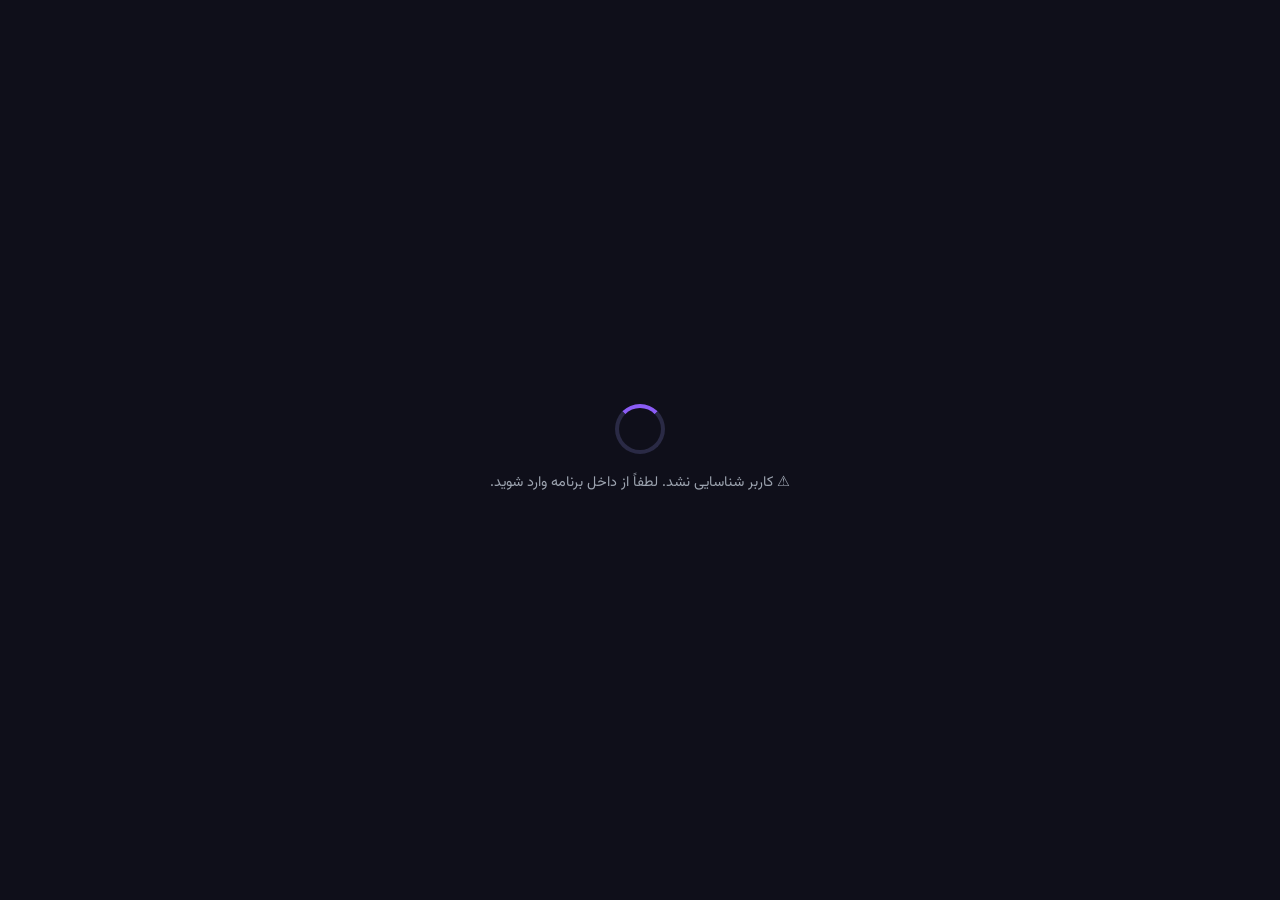
<file: messages.html>
<!DOCTYPE html>
<html lang="fa" dir="rtl">
<head>
<meta charset="UTF-8">
<meta name="viewport" content="width=device-width, initial-scale=1.0, maximum-scale=1.0, user-scalable=no, viewport-fit=cover">
<title>پیام‌رسان صندوق اتحاد</title>
<link href="https://fonts.googleapis.com/css2?family=Vazirmatn:wght@400;700;800;900&display=swap" rel="stylesheet">
<style>
  :root{
    --bg:#0f0f1a; --panel:#1a1a2e; --panel2:#16213e; --border:#2a2a45;
    --text:#e5e7eb; --muted:#9ca3af; --gold:#ffc94d; --violet:#8b5cf6;
    --violet2:#7c3aed; --green:#10b981; --red:#ef4444;
    --bubble-me:#7c3aed; --bubble-them:#252540;
  }
  *{box-sizing:border-box;-webkit-tap-highlight-color:transparent}
  html,body{height:100%;margin:0;overflow:hidden;background:var(--bg);color:var(--text);
    font-family:Vazirmatn,Tahoma,system-ui,sans-serif}
  #app{height:100dvh;display:flex;flex-direction:column;max-width:560px;margin:0 auto;
    background:var(--bg);position:relative;overflow:hidden}

  .topbar{display:flex;align-items:center;justify-content:space-between;gap:8px;
    padding:14px 16px;background:linear-gradient(135deg,#8b5cf6,#7c3aed);color:#fff;
    box-shadow:0 4px 18px rgba(0,0,0,.4);flex-shrink:0}
  .topbar h1{margin:0;font-size:1.05rem;font-weight:900;display:flex;align-items:center;gap:8px}
  .topbar .who{font-size:.72rem;opacity:.85;font-weight:400;margin-top:2px}
  .iconbtn{width:38px;height:38px;border-radius:50%;border:none;cursor:pointer;
    background:rgba(255,255,255,.18);color:#fff;font-size:1rem;display:flex;
    align-items:center;justify-content:center;flex-shrink:0;transition:.2s}
  .iconbtn:active{transform:scale(.92)}

  .main-tabs{display:flex;background:var(--panel);border-bottom:2px solid var(--border);
    flex-shrink:0;padding:6px;gap:4px}
  .main-tab{flex:1;padding:10px 6px;border:none;background:transparent;color:var(--muted);
    font-family:inherit;font-size:.78rem;font-weight:800;cursor:pointer;border-radius:10px;
    transition:.2s;position:relative;display:flex;align-items:center;justify-content:center;gap:4px}
  .main-tab.active{background:linear-gradient(135deg,#8b5cf6,#7c3aed);color:#fff;
    box-shadow:0 4px 14px rgba(139,92,246,.4)}
  .main-tab .badge{background:var(--red);color:#fff;min-width:18px;height:18px;
    border-radius:9px;font-size:.65rem;font-weight:900;display:none;align-items:center;
    justify-content:center;padding:0 5px}
  .main-tab .badge.show{display:inline-flex}

  .main-panel{display:none;flex:1;overflow:hidden;flex-direction:column}
  .main-panel.active{display:flex}

  .searchbox{padding:10px 12px;background:var(--panel);border-bottom:1px solid var(--border);flex-shrink:0}
  .searchbox input{width:100%;padding:11px 14px;border-radius:24px;border:1px solid var(--border);
    background:var(--panel2);color:var(--text);font-family:inherit;font-size:.9rem;outline:none}
  .searchbox input:focus{border-color:var(--violet)}
  #convList{flex:1;overflow-y:auto;padding:6px 0}
  .conv{display:flex;align-items:center;gap:12px;padding:12px 16px;cursor:pointer;
    border-bottom:1px solid rgba(255,255,255,.04);transition:background .15s}
  .conv:active{background:rgba(139,92,246,.12)}
  .avatar{width:48px;height:48px;border-radius:50%;flex-shrink:0;display:flex;
    align-items:center;justify-content:center;font-weight:900;font-size:1.1rem;color:#fff;
    background:linear-gradient(135deg,#8b5cf6,#7c3aed);position:relative}
  .conv-info{flex:1;min-width:0}
  .conv-name{font-weight:800;font-size:.95rem;display:flex;justify-content:space-between;gap:6px}
  .conv-name .time{font-size:.68rem;color:var(--muted);font-weight:400;flex-shrink:0}
  .conv-last{font-size:.8rem;color:var(--muted);white-space:nowrap;overflow:hidden;
    text-overflow:ellipsis;margin-top:3px;display:flex;align-items:center;gap:4px}
  .badge{background:var(--red);color:#fff;min-width:20px;height:20px;border-radius:10px;
    font-size:.7rem;font-weight:900;display:flex;align-items:center;justify-content:center;
    padding:0 6px;flex-shrink:0}
  .empty{text-align:center;color:var(--muted);padding:50px 20px;font-size:.9rem;line-height:2}
  .empty .big{font-size:3rem;display:block;margin-bottom:10px}

  .council-panel{padding:16px;overflow-y:auto;flex:1;display:flex;flex-direction:column;gap:12px}
  .council-panel h3{margin:0;color:var(--gold);font-size:1rem;display:flex;align-items:center;gap:8px}
  .council-panel p{margin:0;color:var(--muted);font-size:.8rem;line-height:1.8}
  .council-panel textarea{width:100%;min-height:140px;padding:14px;border-radius:14px;
    border:1px solid var(--border);background:var(--panel2);color:var(--text);
    font-family:inherit;font-size:.92rem;resize:vertical;outline:none;line-height:1.7}
  .council-panel textarea:focus{border-color:var(--violet)}
  .council-panel .char-count{text-align:left;font-size:.72rem;color:var(--muted);margin-top:-6px}
  .council-send-btn{padding:14px;border-radius:14px;border:none;
    background:linear-gradient(135deg,#10b981,#059669);color:#fff;font-family:inherit;
    font-size:.95rem;font-weight:800;cursor:pointer;box-shadow:0 6px 20px rgba(16,185,129,.4);
    display:flex;align-items:center;justify-content:center;gap:8px;transition:.2s}
  .council-send-btn:active{transform:scale(.97)}
  .council-send-btn:disabled{opacity:.5;cursor:not-allowed}
  .council-hint{padding:10px 12px;border-radius:10px;background:rgba(255,201,77,.1);
    border:1px solid rgba(255,201,77,.3);color:#ffd77a;font-size:.75rem;line-height:1.7}

  .replies-panel{padding:12px;overflow-y:auto;flex:1}
  .reply-card{background:var(--panel2);border:1px solid var(--border);border-radius:14px;
    padding:14px;margin-bottom:10px;border-right:4px solid var(--violet)}
  .reply-card.new{border-right-color:var(--gold);background:rgba(255,201,77,.06)}
  .reply-meta{font-size:.7rem;color:var(--muted);display:flex;align-items:center;
    justify-content:space-between;margin-bottom:8px}
  .reply-new-tag{background:var(--gold);color:#1a1a2e;padding:2px 8px;border-radius:10px;
    font-size:.65rem;font-weight:900}
  .reply-q{background:rgba(139,92,246,.1);padding:8px 10px;border-radius:10px;
    font-size:.82rem;line-height:1.7;margin-bottom:8px}
  .reply-q b{color:var(--violet);display:block;margin-bottom:4px;font-size:.72rem}
  .reply-a{padding:8px 10px;border-radius:10px;font-size:.82rem;line-height:1.7;
    background:rgba(16,185,129,.1);border:1px solid rgba(16,185,129,.25)}
  .reply-a b{color:var(--green);display:block;margin-bottom:4px;font-size:.72rem}

  #chatView{position:absolute;inset:0;display:none;flex-direction:column;background:var(--bg);z-index:5}
  #chatView.open{display:flex}
  .chat-top{display:flex;align-items:center;gap:10px;padding:10px 12px;
    background:linear-gradient(135deg,#8b5cf6,#7c3aed);color:#fff;flex-shrink:0;
    box-shadow:0 4px 18px rgba(0,0,0,.4)}
  .chat-top .avatar{width:40px;height:40px;font-size:.95rem}
  .chat-top .ct-info{flex:1;min-width:0}
  .chat-top .ct-name{font-weight:900;font-size:.95rem}
  .chat-top .ct-status{font-size:.7rem;opacity:.85;margin-top:1px;transition:color .2s}
  #messagesArea{flex:1;overflow-y:auto;padding:14px 10px 8px;display:flex;flex-direction:column;gap:6px;
    background:radial-gradient(circle at 20% 10%,rgba(139,92,246,.08),transparent 40%),
               radial-gradient(circle at 80% 90%,rgba(255,201,77,.05),transparent 40%)}
  .bubble-row{display:flex;flex-direction:column;max-width:82%;animation:pop .18s ease}
  .bubble-row.me{align-self:flex-start;align-items:flex-start}
  .bubble-row.them{align-self:flex-end;align-items:flex-end}
  @keyframes pop{from{opacity:0;transform:translateY(6px)}to{opacity:1;transform:none}}
  .bubble{padding:8px 12px;border-radius:16px;font-size:.88rem;line-height:1.7;
    word-break:break-word;position:relative;box-shadow:0 2px 8px rgba(0,0,0,.25)}
  .bubble-row.me .bubble{background:var(--bubble-me);color:#fff;border-bottom-right-radius:5px}
  .bubble-row.them .bubble{background:var(--bubble-them);color:var(--text);border-bottom-left-radius:5px}
  .bubble .meta{font-size:.62rem;opacity:.7;margin-top:4px;text-align:left;display:flex;
    align-items:center;gap:5px;justify-content:flex-end}
  .bubble .meta .ticks{color:#fff;opacity:.9}
  .bubble img.thumb{max-width:220px;max-height:220px;border-radius:12px;display:block;cursor:pointer;object-fit:cover}
  .bubble video.thumb{max-width:240px;border-radius:12px;display:block}
  .bubble audio{max-width:220px;display:block}
  .file-card{display:flex;align-items:center;gap:10px;background:rgba(0,0,0,.18);
    padding:8px 10px;border-radius:12px;min-width:180px}
  .file-card .fc-icon{font-size:1.5rem;flex-shrink:0}
  .file-card .fc-info{flex:1;min-width:0}
  .file-card .fc-name{font-size:.8rem;font-weight:700;white-space:nowrap;overflow:hidden;text-overflow:ellipsis}
  .file-card .fc-size{font-size:.65rem;opacity:.75}
  .file-card a.dl{color:inherit;text-decoration:none;font-size:1.1rem;flex-shrink:0}
  .day-sep{align-self:center;font-size:.68rem;color:var(--muted);background:rgba(255,255,255,.06);
    padding:3px 12px;border-radius:20px;margin:8px 0}

  .composer{display:flex;align-items:flex-end;gap:6px;padding:8px 8px 10px;
    background:var(--panel);border-top:1px solid var(--border);flex-shrink:0}
  .composer .attach{width:40px;height:40px;border-radius:50%;border:none;background:var(--panel2);
    color:var(--gold);font-size:1.15rem;cursor:pointer;display:flex;align-items:center;
    justify-content:center;flex-shrink:0;transition:.15s}
  .composer .attach:active{transform:scale(.9)}
  .composer textarea{flex:1;resize:none;max-height:110px;min-height:40px;padding:10px 14px;
    border-radius:22px;border:1px solid var(--border);background:var(--panel2);color:var(--text);
    font-family:inherit;font-size:.9rem;outline:none;line-height:1.5}
  .composer textarea:focus{border-color:var(--violet)}
  .composer .send{width:44px;height:44px;border-radius:50%;border:none;
    background:linear-gradient(135deg,#10b981,#059669);color:#fff;font-size:1.15rem;
    cursor:pointer;display:flex;align-items:center;justify-content:center;flex-shrink:0;transition:.15s}
  .composer .send:active{transform:scale(.9)}
  .composer .send:disabled{opacity:.4}

  #attachMenu{position:absolute;bottom:64px;right:10px;background:var(--panel2);
    border:1px solid var(--border);border-radius:16px;padding:8px;display:none;
    flex-direction:column;gap:4px;z-index:20;box-shadow:0 10px 30px rgba(0,0,0,.6);min-width:180px}
  #attachMenu.open{display:flex;animation:pop .15s}
  #attachMenu button{display:flex;align-items:center;gap:10px;padding:10px 12px;border:none;
    background:transparent;color:var(--text);font-family:inherit;font-size:.85rem;
    border-radius:10px;cursor:pointer;text-align:right;width:100%}
  #attachMenu button:active{background:rgba(139,92,246,.18)}
  #attachMenu .ico{font-size:1.15rem}

  #fabPen{position:absolute;bottom:22px;left:22px;width:60px;height:60px;border-radius:50%;
    border:3px solid #ffd700;background:linear-gradient(135deg,#8b5cf6,#7c3aed);
    color:#fff;font-size:1.5rem;cursor:pointer;z-index:50;display:flex;
    align-items:center;justify-content:center;box-shadow:0 8px 26px rgba(139,92,246,.55);
    transition:transform .18s,box-shadow .18s;animation:fabPenPulse 2.4s infinite}
  #fabPen:hover{transform:scale(1.08);box-shadow:0 12px 34px rgba(139,92,246,.75)}
  #fabPen:active{transform:scale(.94)}
  @keyframes fabPenPulse{
    0%,100%{box-shadow:0 8px 26px rgba(139,92,246,.55),0 0 0 0 rgba(139,92,246,.6)}
    50%{box-shadow:0 8px 26px rgba(139,92,246,.55),0 0 0 16px rgba(139,92,246,0)}}
  @media (max-width:600px){
    #fabPen{width:54px;height:54px;font-size:1.35rem;bottom:18px;left:16px}}

  .modal{position:fixed;inset:0;background:rgba(0,0,0,.7);backdrop-filter:blur(4px);
    display:none;align-items:center;justify-content:center;z-index:100;padding:20px}
  .modal.open{display:flex}
  .modal-card{background:var(--panel);border:1px solid var(--border);border-radius:20px;
    width:100%;max-width:400px;padding:20px;animation:pop .2s}
  .modal-card.wide{max-width:500px}
  .modal-card h3{margin:0 0 6px;color:var(--gold);font-size:1.05rem}
  .modal-card p{margin:0 0 16px;color:var(--muted);font-size:.78rem;line-height:1.7}
  .modal-card input{width:100%;padding:12px 14px;border-radius:12px;border:1px solid var(--border);
    background:var(--panel2);color:var(--text);font-family:inherit;font-size:1rem;outline:none;
    text-align:center;letter-spacing:1px;direction:ltr}
  .modal-card input:focus{border-color:var(--violet)}
  .modal-actions{display:flex;gap:8px;margin-top:14px}
  .modal-actions button{flex:1;padding:12px;border-radius:12px;border:none;font-family:inherit;
    font-weight:800;font-size:.88rem;cursor:pointer}
  .btn-primary{background:linear-gradient(135deg,#8b5cf6,#7c3aed);color:#fff}
  .btn-ghost{background:var(--panel2);color:var(--muted);border:1px solid var(--border)!important}
  #searchResult{margin-top:12px;max-height:50vh;overflow-y:auto}
  .contact-card{display:flex;align-items:center;gap:12px;padding:12px;border-radius:14px;
    background:var(--panel2);border:1px solid var(--green);animation:pop .2s;cursor:pointer;margin-bottom:8px}
  .contact-card:active{transform:scale(.98)}
  .contact-card .avatar{width:44px;height:44px;flex-shrink:0}
  .contact-card .cc-info{flex:1;min-width:0}
  .contact-card .cc-name{font-weight:800;font-size:.92rem}
  .contact-card .cc-phone{font-size:.72rem;color:var(--muted);margin-top:2px}
  .contact-card .go{color:var(--green);font-size:1.3rem;flex-shrink:0}
  .notfound{text-align:center;padding:14px;border-radius:12px;background:rgba(239,68,68,.1);
    color:#fca5a5;font-size:.82rem;border:1px solid rgba(239,68,68,.3)}

  .admin-tabs{display:flex;gap:6px;margin-bottom:12px}
  .admin-tab{flex:1;padding:9px;border-radius:10px;border:1px solid var(--border);
    background:var(--panel2);color:var(--muted);font-family:inherit;font-size:.78rem;
    font-weight:800;cursor:pointer;transition:.2s}
  .admin-tab.active{background:var(--violet);color:#fff;border-color:var(--violet)}
  .admin-item{padding:10px;border-radius:10px;background:var(--panel2);margin-bottom:8px;
    border:1px solid var(--border)}
  .admin-item .ai-head{font-weight:800;font-size:.85rem;margin-bottom:4px;color:var(--text)}
  .admin-item .ai-sub{font-size:.72rem;color:var(--muted);margin-bottom:6px}
  .admin-item .ai-preview{font-size:.78rem;color:var(--text);padding:6px 8px;
    background:rgba(139,92,246,.12);border-radius:8px;line-height:1.6}
  .admin-item .ai-btn{margin-top:8px;padding:6px 14px;border-radius:8px;border:none;
    background:var(--violet);color:#fff;cursor:pointer;font-family:inherit;
    font-size:.78rem;font-weight:700}

  #loadingScreen{position:fixed;inset:0;background:var(--bg);display:flex;
    align-items:center;justify-content:center;flex-direction:column;gap:16px;z-index:300}
  #loadingScreen .spinner{width:50px;height:50px;border:4px solid var(--border);
    border-top-color:var(--violet);border-radius:50%;animation:spin 1s linear infinite}
  @keyframes spin{to{transform:rotate(360deg)}}
  #loadingScreen .msg{color:var(--muted);font-size:.9rem;text-align:center;padding:0 20px;line-height:1.8}

  #toasts{position:fixed;top:14px;left:50%;transform:translateX(-50%);z-index:999;
    display:flex;flex-direction:column;gap:8px;width:calc(100% - 32px);max-width:400px;pointer-events:none}
  .toast{background:var(--panel2);border:1px solid var(--border);border-radius:12px;
    padding:12px 14px;font-size:.82rem;font-weight:700;display:flex;align-items:center;gap:8px;
    box-shadow:0 8px 24px rgba(0,0,0,.5);animation:toastIn .25s ease}
  .toast.ok{border-color:var(--green);color:#6ee7b7}
  .toast.err{border-color:var(--red);color:#fca5a5}
  @keyframes toastIn{from{opacity:0;transform:translateY(-12px)}to{opacity:1;transform:none}}

  ::-webkit-scrollbar{width:5px}
  ::-webkit-scrollbar-thumb{background:rgba(139,92,246,.5);border-radius:10px}
</style>
</head>
<body>

<div id="toasts"></div>

<div id="loadingScreen">
  <div class="spinner"></div>
  <div class="msg" id="loadingMsg">در حال شناسایی کاربر...</div>
</div>

<div id="app" style="display:none">
  <div class="topbar">
    <div>
      <h1>📨 پیام‌رسان</h1>
      <div class="who" id="whoAmI"></div>
    </div>
    <div style="display:flex;gap:6px">
      <button class="iconbtn" title="پنل مدیریت" id="adminBtn" onclick="openAdminPanel()" style="display:none">⚙️</button>
    </div>
  </div>

  <div class="main-tabs">
    <button class="main-tab active" id="tabChats" onclick="switchMainTab('chats')">💬 چت‌ها</button>
    <button class="main-tab" id="tabToCouncil" onclick="switchMainTab('toCouncil')">📤 ارسال به شورا</button>
    <button class="main-tab" id="tabReplies" onclick="switchMainTab('replies')">📬 پاسخ‌ها <span class="badge" id="repliesBadge"></span></button>
  </div>

  <div class="main-panel active" id="panelChats">
    <div class="searchbox">
      <input id="convSearch" placeholder="🔍 جستجو در مکالمات..." oninput="renderConvList()">
    </div>
    <div id="convList"><div class="empty"><span class="big">💬</span>در حال بارگذاری...</div></div>
  </div>

  <div class="main-panel" id="panelToCouncil">
    <div class="council-panel">
      <h3>📤 ارسال پیام به شورا</h3>
      <p>پیام خود را بنویسید. پس از ارسال، شورای صندوق آن را می‌بیند و پاسخ می‌دهد.</p>
      <textarea id="councilMsgText" placeholder="متن پیام خود را اینجا بنویسید... (حداقل ۵ کاراکتر)" maxlength="1000" oninput="document.getElementById('councilCharCount').textContent=this.value.length"></textarea>
      <div class="char-count"><span id="councilCharCount">0</span> / 1000</div>
      <button class="council-send-btn" id="councilSendBtn" onclick="sendToCouncil()">
        📤 ارسال به شورا
      </button>
      <div class="council-hint">💡 پیام شما در پنل مدیریت شورا قابل مشاهده و پاسخ‌دهی است.</div>
    </div>
  </div>

  <div class="main-panel" id="panelReplies">
    <div class="replies-panel" id="repliesList">
      <div class="empty"><span class="big">📬</span>در حال بارگذاری...</div>
    </div>
  </div>

  <div id="chatView">
    <div class="chat-top">
      <button class="iconbtn" onclick="closeChat()">→</button>
      <div class="avatar" id="chatAvatar"></div>
      <div class="ct-info">
        <div class="ct-name" id="chatName"></div>
        <div class="ct-status" id="chatStatus"></div>
      </div>
    </div>
    <div id="messagesArea"></div>
    <div class="composer" style="position:relative">
      <button class="attach" onclick="toggleAttachMenu()">📎</button>
      <textarea id="msgInput" rows="1" placeholder="پیام بنویسید..."
        oninput="autoGrow(this)" onkeydown="if(event.key==='Enter'&&!event.shiftKey){event.preventDefault();sendText()}"></textarea>
      <button class="send" id="sendBtn" onclick="sendText()" disabled>➤</button>
      <div id="attachMenu">
        <button onclick="pickFile('image/*')"><span class="ico">🖼️</span> تصویر</button>
        <button onclick="pickFile('video/*')"><span class="ico">🎬</span> فیلم</button>
        <button onclick="pickFile('audio/*')"><span class="ico">🎤</span> صوت</button>
        <button onclick="pickFile('*/*')"><span class="ico">📄</span> فایل</button>
      </div>
    </div>
  </div>

  <button id="fabPen" onclick="openSearchModal()" title="چت جدید">✏️</button>

  <div class="modal" id="searchModal">
    <div class="modal-card wide">
      <h3>✏️ چت جدید</h3>
      <p>نام، شماره تلفن یا شماره حساب مخاطب را وارد کنید. اگر چند نفر با یک شماره باشند، همه نمایش داده می‌شوند.</p>
      <input id="searchQueryInput" placeholder="نام، شماره تلفن یا شماره حساب..." 
        oninput="onSearchInput()" onkeydown="if(event.key==='Enter')searchContact()"
        style="text-align:right; direction:rtl; letter-spacing:0; font-size:0.9rem;">
      <div id="searchResult"></div>
      <div class="modal-actions">
        <button class="btn-ghost" onclick="closeSearchModal()">بستن</button>
        <button class="btn-primary" onclick="searchContact()">جستجو</button>
      </div>
    </div>
  </div>

  <div class="modal" id="adminModal">
    <div class="modal-card wide" style="max-width:560px;max-height:85vh;overflow-y:auto">
      <h3>⚙️ پنل مدیریت</h3>
      <div class="admin-tabs">
        <button class="admin-tab active" id="adminTabChats" onclick="switchAdminTab('chats')">💬 چت‌ها</button>
        <button class="admin-tab" id="adminTabCouncil" onclick="switchAdminTab('council')">📤 پیام‌های به شورا</button>
      </div>
      <div id="adminContent"><div class="empty">در حال بارگذاری...</div></div>
      <div class="modal-actions">
        <button class="btn-ghost" onclick="closeAdminPanel()">بستن</button>
      </div>
    </div>
  </div>

  <input type="file" id="fileInput" style="display:none">
</div>

<script>
/* ============================================================
   تنظیمات
   ============================================================ */
var API_URL = 'https://script.google.com/macros/s/AKfycbxN3lDjLcnSDGNwWqhpi1n0YsYXVPfuTv08_EO1Vys0YNauITE0cGrKYypxHeNhLcjr/exec';
var ADMIN_KEY = 'admin12345';
var MAX_FILE_MB = 5;

/* ============================================================
   State
   ============================================================ */
var ME = null;
var ALL_USERS = [];
var ACTIVE_CONV = null;
var POLL_TIMER = null;
var CACHE = { conversations: [], messages: {} };
var CURRENT_MAIN_TAB = 'chats';
var CURRENT_ADMIN_TAB = 'chats';
var ONLINE_STATUSES = {};

/* ============================================================
   ابزارها
   ============================================================ */
function normPhone(p){
  if(!p) return '';
  p = String(p).replace(/[۰-۹]/g, d => '۰۱۲۳۴۵۶۷۸۹'.indexOf(d))
               .replace(/[٠-٩]/g, d => '٠١٢٣٤٥٦٧٨٩'.indexOf(d))
               .replace(/\D/g,'');
  if(p.startsWith('98')) p = p.slice(2);
  if(p.startsWith('0')) p = p.slice(1);
  if(p.length === 10) p = '0' + p;
  return p;
}
function nowISO(){ return new Date().toISOString(); }
function faNum(n){ return String(n).replace(/\d/g,d=>'۰۱۲۳۴۵۶۷۸۹'[d]); }
function fmtTime(iso){
  try{var d=new Date(iso);return d.toLocaleTimeString('fa-IR',{hour:'2-digit',minute:'2-digit'});}catch(e){return '';}
}
function fmtDay(iso){
  try{
    var d=new Date(iso),t=new Date();
    if(d.toDateString()===t.toDateString()) return 'امروز';
    var y=new Date(t);y.setDate(t.getDate()-1);
    if(d.toDateString()===y.toDateString()) return 'دیروز';
    return d.toLocaleDateString('fa-IR');
  }catch(e){return '';}
}
function fmtDateFull(iso){
  try{var d=new Date(iso);return d.toLocaleDateString('fa-IR')+' - '+fmtTime(iso);}catch(e){return '-';}
}
function fmtSize(b){
  if(!b) return '0 B';
  if(b<1024) return b+' B';
  if(b<1048576) return (b/1024).toFixed(1)+' KB';
  return (b/1048576).toFixed(1)+' MB';
}
function esc(s){
  return String(s||'').replace(/[&<>"']/g,c=>({'&':'&amp;','<':'&lt;','>':'&gt;','"':'&quot;',"'":'&#39;'}[c]))
                       .replace(/\n/g,'<br>');
}
function uid(){ return 'mm_'+Date.now()+'_'+Math.random().toString(36).slice(2,7); }
function findUserById(id){
  return ALL_USERS.find(u => String(u.id) === String(id)) || null;
}

function toast(msg, type){
  var c = document.getElementById('toasts');
  var el = document.createElement('div');
  el.className = 'toast ' + (type||'');
  el.textContent = msg;
  c.appendChild(el);
  setTimeout(()=>{el.style.opacity='0';el.style.transition='opacity .3s';setTimeout(()=>el.remove(),300);},2600);
}

function setLoadingMsg(txt){
  var el = document.getElementById('loadingMsg');
  if(el) el.textContent = txt;
}

/* ============================================================
   API
   ============================================================ */
async function apiCall(action, params){
  var qs = new URLSearchParams(Object.assign({action:action}, params||{}));
  var url = API_URL + '?' + qs.toString();
  var res = await fetch(url, {cache:'no-cache'});
  if(!res.ok) throw new Error('HTTP ' + res.status);
  return await res.json();
}
async function apiPost(action, body){
  var res = await fetch(API_URL, {
    method:'POST',
    headers:{'Content-Type':'text/plain;charset=utf-8'},
    body: JSON.stringify(Object.assign({action:action}, body||{}))
  });
  if(!res.ok) throw new Error('HTTP ' + res.status);
  return await res.json();
}

/* ============================================================
   شروع
   ============================================================ */
async function initFromParent() {
  setLoadingMsg('در حال شناسایی کاربر...');

  var parentUserId = '';
  var parentUserName = '';
  var parentPhone = '';

  try {
    var urlParams = new URLSearchParams(window.location.search);
    parentUserId = urlParams.get('user') || '';
    parentUserName = urlParams.get('name') || '';
  } catch(e) {}

  if (!parentUserId) {
    try {
      var lsUser = localStorage.getItem('currentUser');
      if (lsUser) {
        var u = JSON.parse(lsUser);
        parentUserId = u.accountNumber || u.id || u.username || u.memberId || '';
        parentUserName = u.firstName || u.name || '';
        parentPhone = u.phone || '';
      }
    } catch(e) {}
  }

  if (!parentUserId && window.parent !== window) {
    try {
      var pU = window.parent.currentUser;
      if (pU) {
        parentUserId = pU.accountNumber || pU.id || pU.username || pU.memberId || '';
        parentUserName = pU.firstName || pU.name || '';
        parentPhone = pU.phone || '';
      }
    } catch(e) {}
  }

  if (!parentUserId) {
    setLoadingMsg('⚠️ کاربر شناسایی نشد. لطفاً از داخل برنامه وارد شوید.');
    return;
  }

  setLoadingMsg('در حال بارگذاری کاربران...');

  try {
    var d = await apiCall('getMessengerUsers');
    if (!d.ok || !d.users) {
      setLoadingMsg('❌ خطا در بارگذاری کاربران');
      return;
    }
    ALL_USERS = d.users;

    var me = findUserById(parentUserId);
    if (!me) {
      me = {
        id: String(parentUserId),
        name: parentUserName || String(parentUserId),
        phone: parentPhone || '',
        phone1: '',
        phone2: '',
        accountNumber: String(parentUserId),
        username: '',
        memberId: '',
        isCouncil: false,
        color: '#8b5cf6'
      };
      ALL_USERS.push(me);
    }
    if (parentUserName) me.name = parentUserName;

    ME = me;
    document.getElementById('whoAmI').textContent = 'وارد شده: ' + (me.name || me.id);

    if (me.isCouncil) {
      document.getElementById('adminBtn').style.display = 'flex';
    }

    document.getElementById('loadingScreen').style.display = 'none';
    document.getElementById('app').style.display = 'flex';

    await loadConversations();
    loadRepliesBadge();
    startPolling();

  } catch(e) {
    setLoadingMsg('❌ خطا: ' + esc(e.message));
  }
}

/* ============================================================
   تب‌ها
   ============================================================ */
function switchMainTab(tab){
  CURRENT_MAIN_TAB = tab;
  document.querySelectorAll('.main-tab').forEach(t=>t.classList.remove('active'));
  document.querySelectorAll('.main-panel').forEach(p=>p.classList.remove('active'));

  if(tab === 'chats'){
    document.getElementById('tabChats').classList.add('active');
    document.getElementById('panelChats').classList.add('active');
    loadConversations();
  } else if(tab === 'toCouncil'){
    document.getElementById('tabToCouncil').classList.add('active');
    document.getElementById('panelToCouncil').classList.add('active');
  } else if(tab === 'replies'){
    document.getElementById('tabReplies').classList.add('active');
    document.getElementById('panelReplies').classList.add('active');
    loadMyReplies();
  }
}

/* ============================================================
   لیست مکالمات
   ============================================================ */
async function loadConversations(){
  if(!ME) return;
  try{
    var d = await apiCall('getMessengerConversations', {
      user: ME.id,
      phone: ME.phone || ''
    });
    if(d.ok && d.conversations){
      CACHE.conversations = d.conversations;
      if(CURRENT_MAIN_TAB === 'chats') renderConvList();
    }
  }catch(e){
    console.log('خطا در لود مکالمات:', e.message);
  }
}

function renderConvList(){
  var list = document.getElementById('convList');
  if(!ME){ list.innerHTML=''; return; }
  var convs = CACHE.conversations.slice();
  var q = (document.getElementById('convSearch').value||'').trim();
  
  if(q){
    var nq = normPhone(q);
    convs = convs.filter(c=>{
      var other = findUserById(c.otherId);
      return (other && other.name && other.name.indexOf(q)>=0) ||
             (String(c.otherId).indexOf(q)>=0) ||
             (nq && other && normPhone(other.phone||'') === nq);
    });
  }
  
  if(convs.length === 0){
    list.innerHTML = '<div class="empty"><span class="big">💬</span>هنوز مکالمه‌ای ندارید<br>با دکمه ✏️ یک چت جدید شروع کنید</div>';
    return;
  }
  
  var html = '';
  convs.forEach(c=>{
    var other = findUserById(c.otherId);
    var name = other ? (other.name || other.id) : (c.otherId || 'کاربر');
    var initial = (name||'?')[0];
    var last = c.last || {};
    var preview = '';
    if(last.type === 'text') preview = last.text || '';
    else if(last.type === 'image') preview = '🖼️ تصویر';
    else if(last.type === 'video') preview = '🎬 فیلم';
    else if(last.type === 'audio') preview = '🎤 صوت';
    else preview = '📄 فایل';
    if(String(last.fromId) === String(ME.id)) preview = 'شما: ' + preview;

    var otherPhone = other ? normPhone(other.phone || '') : (c.otherPhone || '');
    var safeName = esc(name).replace(/'/g,"\\'");
    var safeId = esc(c.otherId || '').replace(/'/g,"\\'");
    var safePhone = esc(otherPhone).replace(/'/g,"\\'");

    html += '<div class="conv" onclick="openChat(\''+c.convId+'\',\''+safeId+'\',\''+safeName+'\',\''+safePhone+'\')">';
    html += '<div class="avatar">'+esc(initial)+'</div>';
    html += '<div class="conv-info"><div class="conv-name"><span>'+esc(name)+'</span>'+
            '<span class="time">'+fmtTime(last.createdAt)+'</span></div>';
    html += '<div class="conv-last"><span style="flex:1;overflow:hidden;text-overflow:ellipsis">'+
            esc(preview)+'</span>'+
            (c.unread>0 ? '<span class="badge">'+faNum(c.unread)+'</span>' : '')+
            '</div></div></div>';
  });
  list.innerHTML = html;
}

async function openChat(cid, otherId, otherName, otherPhone){
  ACTIVE_CONV = { convId: cid, otherId: String(otherId), otherName: otherName, otherPhone: otherPhone || '' };
  
  document.getElementById('chatName').textContent = otherName || otherId;
  var av = document.getElementById('chatAvatar');
  av.textContent = (otherName || otherId || '?')[0];
  av.style.background = '#8b5cf6';
  document.getElementById('chatView').classList.add('open');
  
  updateChatStatus(otherId);
  
  await loadMessages(cid);
  markConvRead(cid);
  setTimeout(()=> document.getElementById('msgInput').focus(), 200);
}

function closeChat(){
  ACTIVE_CONV = null;
  document.getElementById('chatView').classList.remove('open');
  loadConversations();
}

async function loadMessages(cid){
  if(!ME) return;
  try{
    var d = await apiCall('getMessengerMessages', { convId: cid });
    if(d.ok && d.messages){
      var myId = String(ME.id || '');
      var myPhone = normPhone(ME.phone || '');
      
      var filtered = d.messages.filter(function(m) {
        var isFromMe = (String(m.fromId) === myId) || (normPhone(m.fromPhone) === myPhone);
        var isToMe = (String(m.toId) === myId) || (normPhone(m.toPhone) === myPhone);
        return isFromMe || isToMe;
      });
      
      CACHE.messages[cid] = filtered;
      renderMessages();
    } else {
      CACHE.messages[cid] = [];
      renderMessages();
    }
  }catch(e){
    console.log('خطا در لود پیام‌ها:', e.message);
  }
}

async function markConvRead(cid){
  if(!ME) return;
  try{ await apiCall('markMessengerRead', { convId: cid, user: ME.id, phone: ME.phone || '' }); }catch(e){}
}

function renderMessages(){
  if(!ACTIVE_CONV || !ME) return;
  var area = document.getElementById('messagesArea');
  var msgs = CACHE.messages[ACTIVE_CONV.convId] || [];
  var myId = String(ME.id || '');

  if(msgs.length === 0){
    area.innerHTML = '<div class="empty" style="margin:auto"><span class="big">👋</span>شروع مکالمه<br>اولین پیام را بفرستید</div>';
    return;
  }
  var html = '';
  var lastDay = '';
  msgs.forEach(m=>{
    var day = fmtDay(m.createdAt);
    if(day !== lastDay){ html += '<div class="day-sep">'+esc(day)+'</div>'; lastDay = day; }
    var isMine = String(m.fromId) === myId;
    html += '<div class="bubble-row '+(isMine?'me':'them')+'"><div class="bubble">';
    if(m.type === 'text'){
      html += esc(m.text);
    } else if(m.type === 'image'){
      html += '<img class="thumb" src="'+m.fileUrl+'" onclick="openMedia(\''+m.fileUrl+'\')" onerror="this.style.display=\'none\';this.parentNode.innerHTML+=\'<a href=\''+m.fileUrl+'\' target=\'_blank\' style=\'color:#fff\'>مشاهده تصویر</a>\'">';
    } else if(m.type === 'video'){
      html += '<video class="thumb" controls src="'+m.fileUrl+'"></video>';
    } else if(m.type === 'audio'){
      html += '<audio controls src="'+m.fileUrl+'"></audio>';
    } else if(m.type === 'file'){
      html += '<div class="file-card"><span class="fc-icon">📄</span>'+
              '<div class="fc-info"><div class="fc-name">'+esc(m.fileName||'فایل')+'</div>'+
              '<div class="fc-size">'+fmtSize(m.fileSize||0)+'</div></div>'+
              '<a class="dl" href="'+m.fileUrl+'" download="'+esc(m.fileName||'file')+'" target="_blank">⬇️</a>'+
              '</div>';
    }
    html += '<div class="meta">'+fmtTime(m.createdAt);
    if(isMine) html += ' <span class="ticks">'+(m.status==='read'?'✓✓':'✓')+'</span>';
    html += '</div></div></div>';
  });
  area.innerHTML = html;
  area.scrollTop = area.scrollHeight;
}

function openMedia(url){
  var w = window.open('', '_blank');
  if(w){ w.document.write('<body style="margin:0;background:#000;display:flex;align-items:center;justify-content:center;height:100vh"><img src="'+url+'" style="max-width:100%;max-height:100vh"></body>'); }
}

function autoGrow(el){
  el.style.height = 'auto';
  el.style.height = Math.min(el.scrollHeight, 110) + 'px';
  document.getElementById('sendBtn').disabled = !el.value.trim();
}

/* ============================================================
   ارسال متن
   ============================================================ */
async function sendText(){
  if(!ACTIVE_CONV || !ME) return;
  var input = document.getElementById('msgInput');
  var text = input.value.trim();
  if(!text) return;

  var msg = {
    id: uid(),
    convId: ACTIVE_CONV.convId,
    fromId: ME.id,
    fromPhone: normPhone(ME.phone || ''),
    fromName: ME.name || '',
    toId: ACTIVE_CONV.otherId,
    toPhone: ACTIVE_CONV.otherPhone || '',
    toName: ACTIVE_CONV.otherName || '',
    type: 'text',
    text: text,
    fileUrl: '',
    fileName: '',
    fileSize: 0,
    mimeType: '',
    status: 'new',
    createdAt: nowISO()
  };

  if(!CACHE.messages[ACTIVE_CONV.convId]) CACHE.messages[ACTIVE_CONV.convId] = [];
  CACHE.messages[ACTIVE_CONV.convId].push(msg);
  renderMessages();
  input.value = '';
  input.style.height = '40px';
  document.getElementById('sendBtn').disabled = true;

  try{
    var d = await apiPost('sendMessengerMessage', { message: msg });
    if(!d.ok){
      toast('❌ خطا در ارسال: '+(d.error||'نامشخص'), 'err');
    } else {
      loadConversations();
    }
  }catch(e){
    toast('❌ خطای شبکه: '+e.message, 'err');
  }
}

/* ============================================================
   آپلود فایل
   ============================================================ */
function toggleAttachMenu(){
  document.getElementById('attachMenu').classList.toggle('open');
}
function pickFile(accept){
  var inp = document.getElementById('fileInput');
  inp.accept = accept;
  inp.value = '';
  inp.click();
  document.getElementById('attachMenu').classList.remove('open');
}

document.getElementById('fileInput').addEventListener('change', async function(e){
  var file = e.target.files[0];
  if(!file || !ACTIVE_CONV || !ME) return;
  if(file.size > MAX_FILE_MB*1024*1024){
    toast('⚠️ حجم فایل بیش از '+MAX_FILE_MB+' مگابایت است', 'err');
    return;
  }
  toast('⏳ در حال آپلود...', '');
  try{
    var dataUrl = await readAsDataURL(file);
    var type = 'file';
    if(file.type.startsWith('image/')) type='image';
    else if(file.type.startsWith('video/')) type='video';
    else if(file.type.startsWith('audio/')) type='audio';

    var up = await apiPost('uploadMessengerFile', {
      fileName: file.name,
      mimeType: file.type,
      dataUrl: dataUrl
    });

    if(!up.ok || !up.url){
      toast('❌ خطا در آپلود فایل', 'err');
      return;
    }

    var msg = {
      id: uid(),
      convId: ACTIVE_CONV.convId,
      fromId: ME.id,
      fromPhone: normPhone(ME.phone || ''),
      fromName: ME.name || '',
      toId: ACTIVE_CONV.otherId,
      toPhone: ACTIVE_CONV.otherPhone || '',
      toName: ACTIVE_CONV.otherName || '',
      type: type,
      text: '',
      fileUrl: up.url,
      fileName: file.name,
      fileSize: file.size,
      mimeType: file.type,
      status: 'new',
      createdAt: nowISO()
    };

    if(!CACHE.messages[ACTIVE_CONV.convId]) CACHE.messages[ACTIVE_CONV.convId] = [];
    CACHE.messages[ACTIVE_CONV.convId].push(msg);
    renderMessages();

    var d = await apiPost('sendMessengerMessage', { message: msg });
    if(d.ok){
      toast('✅ فایل ارسال شد', 'ok');
      loadConversations();
    } else {
      toast('❌ خطا در ارسال', 'err');
    }
  }catch(err){
    toast('❌ خطا: '+err.message, 'err');
  }
});

function readAsDataURL(file){
  return new Promise((resolve,reject)=>{
    var r = new FileReader();
    r.onload = e=> resolve(e.target.result);
    r.onerror = reject;
    r.readAsDataURL(file);
  });
}

/* ============================================================
   ارسال به شورا
   ============================================================ */
async function sendToCouncil(){
  var txt = document.getElementById('councilMsgText');
  var btn = document.getElementById('councilSendBtn');
  var message = txt.value.trim();
  if(message.length < 5){
    toast('⚠️ پیام باید حداقل ۵ کاراکتر باشد', 'err');
    return;
  }
  btn.disabled = true;
  btn.textContent = '⏳ در حال ارسال...';
  try{
    var uid_ = ME.id || ME.accountNumber || ME.phone;
    var d = await apiCall('sendMessageToCouncil', {
      user: uid_,
      name: ME.name || 'کاربر',
      message: message
    });
    if(d.ok){
      toast('✅ پیام شما ارسال شد', 'ok');
      txt.value = '';
      document.getElementById('councilCharCount').textContent = '0';
    } else {
      toast('❌ خطا: '+(d.error||'نامشخص'), 'err');
    }
  }catch(e){
    toast('❌ خطای شبکه: '+e.message, 'err');
  } finally {
    btn.disabled = false;
    btn.innerHTML = '📤 ارسال به شورا';
  }
}

/* ============================================================
   پاسخ‌های شورا
   ============================================================ */
async function loadMyReplies(){
  var list = document.getElementById('repliesList');
  if(!list) return;
  list.innerHTML = '<div class="empty"><span class="big">📬</span>در حال بارگذاری...</div>';
  try{
    var uid_ = ME.id || ME.accountNumber || ME.phone;
    var d = await apiCall('getMyReplies', { user: uid_ });
    var replies = (d && d.replies) || [];

    if(replies.length === 0){
      list.innerHTML = '<div class="empty"><span class="big">📭</span>هنوز پاسخی دریافت نکرده‌اید</div>';
      return;
    }
    var html = '';
    replies.forEach(r=>{
      var isNew = !r.seen;
      html += '<div class="reply-card'+(isNew?' new':'')+'">';
      html += '<div class="reply-meta"><span>📅 '+fmtDateFull(r.replyAt)+'</span>';
      if(isNew) html += '<span class="reply-new-tag">جدید</span>';
      html += '</div>';
      html += '<div class="reply-q"><b>پیام شما:</b>'+esc(r.message)+'</div>';
      html += '<div class="reply-a"><b>✅ پاسخ شورا:</b>'+esc(r.reply)+'</div>';
      html += '</div>';
    });
    list.innerHTML = html;

    var uid2 = ME.id || ME.accountNumber || ME.phone;
    apiCall('markRepliesSeen', { user: uid2 }).then(()=> loadRepliesBadge()).catch(()=>{});
  }catch(e){
    list.innerHTML = '<div class="empty">❌ خطا در بارگذاری: '+esc(e.message)+'</div>';
  }
}

async function loadRepliesBadge(){
  if(!ME) return;
  try{
    var uid_ = ME.id || ME.accountNumber || ME.phone;
    var d = await apiCall('getUnreadCount', { user: uid_ });
    var badge = document.getElementById('repliesBadge');
    if(badge){
      if(d && d.count > 0){
        badge.textContent = faNum(d.count);
        badge.classList.add('show');
      } else {
        badge.classList.remove('show');
      }
    }
  }catch(e){}
}

/* ============================================================
   جستجوی هوشمند
   ============================================================ */
function openSearchModal(){
  document.getElementById('searchModal').classList.add('open');
  document.getElementById('searchQueryInput').value = '';
  document.getElementById('searchResult').innerHTML = '';
  setTimeout(()=> document.getElementById('searchQueryInput').focus(), 150);
}

function closeSearchModal(){
  document.getElementById('searchModal').classList.remove('open');
}

function onSearchInput(){
  document.getElementById('searchResult').innerHTML = '';
}

async function searchContact(){
  var q = document.getElementById('searchQueryInput').value.trim();
  var res = document.getElementById('searchResult');
  if(q.length < 2){
    res.innerHTML = '<div class="notfound">حداقل ۲ کاراکتر وارد کنید</div>';
    return;
  }
  res.innerHTML = '<div style="text-align:center;color:var(--muted);padding:14px">در حال جستجو...</div>';
  try{
    var d = await apiCall('searchMessengerContact', { q: q });
    if(!d.ok || !d.contacts || d.contacts.length === 0){
      res.innerHTML = '<div class="notfound">❌ کاربری با این مشخصات پیدا نشد</div>';
      return;
    }

    var filtered = d.contacts.filter(function(u){
      return String(u.id) !== String(ME.id);
    });
    
    if(filtered.length === 0){
      res.innerHTML = '<div class="notfound">نتیجه‌ای پیدا نشد (یا فقط خودتان بودید)</div>';
      return;
    }

    filtered.forEach(function(u){
      if(!findUserById(u.id)) ALL_USERS.push(u);
    });

    var html = '<div style="font-size:.78rem;color:var(--muted);margin-bottom:8px;padding:0 4px">'+
               '👥 '+faNum(filtered.length)+' نفر پیدا شد — یکی را برای چت انتخاب کنید:'+
               '</div>';

    filtered.forEach(function(u){
      var safeId = esc(u.id).replace(/'/g,"\\'");
      var safeName = esc(u.name||'ناشناس').replace(/'/g,"\\'");
      var safePhone = esc(u.phone||'').replace(/'/g,"\\'");
      html += '<div class="contact-card" onclick="startChatWith(\''+safeId+'\',\''+safeName+'\',\''+safePhone+'\')">'+
              '<div class="avatar">'+esc((u.name||'?')[0])+'</div>'+
              '<div class="cc-info"><div class="cc-name">'+esc(u.name||'ناشناس')+'</div>'+
              '<div class="cc-phone">'+
                (u.accountNumber ? 'حساب: '+esc(u.accountNumber) : '')+
                (u.phone ? ' | تلفن: '+esc(u.phone) : '')+
              '</div></div>'+
              '<div class="go">💬</div></div>';
    });
    res.innerHTML = html;
  }catch(e){
    res.innerHTML = '<div class="notfound">❌ خطا: '+esc(e.message)+'</div>';
  }
}

function startChatWith(userId, userName, userPhone){
  closeSearchModal();
  var user = findUserById(userId);
  var cid = [String(ME.id), String(userId)].sort().join('_');
  openChat(cid, userId, userName || (user ? user.name : userId), userPhone || (user ? user.phone : ''));
}

/* ============================================================
   پنل مدیریت
   ============================================================ */
function openAdminPanel(){
  if(!ME || !ME.isCouncil){ toast('دسترسی ندارید', 'err'); return; }
  document.getElementById('adminModal').classList.add('open');
  CURRENT_ADMIN_TAB = 'chats';
  document.getElementById('adminTabChats').classList.add('active');
  document.getElementById('adminTabCouncil').classList.remove('active');
  loadAdminChats();
}
function closeAdminPanel(){
  document.getElementById('adminModal').classList.remove('open');
}
function switchAdminTab(tab){
  CURRENT_ADMIN_TAB = tab;
  document.getElementById('adminTabChats').classList.toggle('active', tab==='chats');
  document.getElementById('adminTabCouncil').classList.toggle('active', tab==='council');
  if(tab === 'chats') loadAdminChats();
  else loadAdminCouncilMessages();
}

async function loadAdminChats(){
  var c = document.getElementById('adminContent');
  c.innerHTML = '<div class="empty">در حال بارگذاری...</div>';
  try{
    var d = await apiCall('getAllMessengerConversations', { key: ADMIN_KEY });
    if(!d.ok || !d.conversations){ c.innerHTML = '<div class="notfound">❌ خطا</div>'; return; }
    if(d.conversations.length === 0){
      c.innerHTML = '<div class="empty">📭 هیچ چتی وجود ندارد</div>';
      return;
    }
    var html = '';
    d.conversations.forEach(conv=>{
      var u1 = findUserById(conv.fromId) || { name: conv.fromId };
      var u2 = findUserById(conv.toId) || { name: conv.toId };
      html += '<div class="admin-item">';
      html += '<div class="ai-head">💬 '+esc(u1.name||conv.fromId)+' ↔ '+esc(u2.name||conv.toId)+'</div>';
      html += '<div class="ai-sub">'+faNum(conv.count||0)+' پیام — آخرین: '+fmtTime(conv.lastAt)+'</div>';
      html += '<div class="ai-preview">'+esc((conv.lastText||'').substring(0,80))+'</div>';
      html += '<button class="ai-btn" onclick="viewAdminChat(\''+esc(conv.convId)+'\')">مشاهده کامل</button>';
      html += '</div>';
    });
    c.innerHTML = html;
  }catch(e){
    c.innerHTML = '<div class="notfound">❌ '+esc(e.message)+'</div>';
  }
}

async function viewAdminChat(cid){
  try{
    var d = await apiCall('getAdminConversationMessages', { convId: cid, key: ADMIN_KEY });
    if(!d.ok || !d.messages){ toast('خطا', 'err'); return; }
    var html = '<button onclick="loadAdminChats()" style="margin-bottom:10px;padding:6px 14px;border-radius:8px;border:none;background:var(--panel2);color:var(--text);cursor:pointer;font-family:inherit;font-size:.78rem">→ بازگشت</button>';
    html += '<div style="max-height:55vh;overflow-y:auto">';
    d.messages.forEach(m=>{
      var u = findUserById(m.fromId) || { name: m.fromId };
      html += '<div style="padding:8px;border-radius:8px;background:var(--panel2);margin-bottom:6px;font-size:.8rem">';
      html += '<div style="color:var(--gold);font-weight:800;font-size:.72rem;margin-bottom:4px">'+esc(u.name||m.fromId)+' — '+fmtTime(m.createdAt)+'</div>';
      if(m.type === 'text') html += '<div>'+esc(m.text)+'</div>';
      else if(m.type === 'image') html += '<a href="'+m.fileUrl+'" target="_blank">🖼️ تصویر</a>';
      else if(m.type === 'video') html += '<a href="'+m.fileUrl+'" target="_blank">🎬 فیلم</a>';
      else if(m.type === 'audio') html += '<a href="'+m.fileUrl+'" target="_blank">🎤 صوت</a>';
      else html += '<a href="'+m.fileUrl+'" target="_blank">📄 '+esc(m.fileName||'فایل')+'</a>';
      html += '</div>';
    });
    html += '</div>';
    document.getElementById('adminContent').innerHTML = html;
  }catch(e){ toast('خطا: '+e.message, 'err'); }
}

async function loadAdminCouncilMessages(){
  var c = document.getElementById('adminContent');
  c.innerHTML = '<div class="empty">در حال بارگذاری...</div>';
  try{
    var d = await apiCall('getCouncilMessages', { key: ADMIN_KEY });
    var messages = (d && d.messages) || [];
    if(messages.length === 0){
      c.innerHTML = '<div class="empty">📭 هیچ پیامی دریافت نشده</div>';
      return;
    }
    var html = '';
    messages.forEach(m=>{
      var status = m.status === 'answered' ? '✅ پاسخ داده شده' : '⏳ در انتظار';
      var statusColor = m.status === 'answered' ? '#10b981' : '#f59e0b';
      html += '<div class="admin-item">';
      html += '<div class="ai-head">👤 '+esc(m.name||'ناشناس')+'</div>';
      html += '<div class="ai-sub">'+fmtDateFull(m.timestamp)+' — <span style="color:'+statusColor+'">'+status+'</span></div>';
      html += '<div class="ai-preview">'+esc(m.message)+'</div>';
      if(m.reply) html += '<div class="ai-preview" style="background:rgba(16,185,129,.12);border:1px solid rgba(16,185,129,.3);margin-top:6px">✅ پاسخ شما: '+esc(m.reply)+'</div>';
      if(m.status !== 'answered'){
        html += '<div style="display:flex;gap:6px;margin-top:8px">'+
                '<input type="text" id="replyInput_'+esc(m.id)+'" placeholder="پاسخ..." style="flex:1;padding:8px;border-radius:8px;border:1px solid var(--border);background:var(--panel2);color:var(--text);font-family:inherit;font-size:.8rem;outline:none">'+
                '<button class="ai-btn" onclick="submitCouncilReply(\''+esc(m.id)+'\')">ارسال</button></div>';
      }
      html += '</div>';
    });
    c.innerHTML = html;
  }catch(e){
    c.innerHTML = '<div class="notfound">❌ '+esc(e.message)+'</div>';
  }
}

async function submitCouncilReply(messageId){
  var inp = document.getElementById('replyInput_'+messageId);
  if(!inp) return;
  var reply = inp.value.trim();
  if(reply.length < 3){ toast('پاسخ خیلی کوتاه است', 'err'); return; }
  try{
    var d = await apiCall('replyToMember', {
      key: ADMIN_KEY,
      messageId: messageId,
      reply: reply,
      replyBy: ME.name || 'شورا'
    });
    if(d.ok){
      toast('✅ پاسخ ثبت شد', 'ok');
      loadAdminCouncilMessages();
    } else {
      toast('❌ خطا: '+(d.error||'نامشخص'), 'err');
    }
  }catch(e){ toast('❌ '+e.message, 'err'); }
}

/* ============================================================
   وضعیت آنلاین و Polling
   ============================================================ */
function updateChatStatus(otherId) {
  var el = document.getElementById('chatStatus');
  if(!el) return;
  
  var lastSeen = ONLINE_STATUSES[String(otherId)];
  if(!lastSeen) {
    el.textContent = 'آفلاین';
    el.style.color = 'rgba(255,255,255,0.7)';
    return;
  }
  
  var diff = (Date.now() - new Date(lastSeen).getTime()) / 1000;
  if(diff < 120) { 
    el.textContent = 'آنلاین';
    el.style.color = '#6ee7b7';
  } else {
    var d = new Date(lastSeen);
    var now = new Date();
    var timeStr = d.toLocaleTimeString('fa-IR', { hour: '2-digit', minute: '2-digit' });
    
    if(d.toDateString() === now.toDateString()) {
      el.textContent = 'آخرین بازدید: امروز ' + timeStr;
    } else {
      var dateStr = d.toLocaleDateString('fa-IR');
      el.textContent = 'آخرین بازدید: ' + dateStr + ' - ' + timeStr;
    }
    el.style.color = 'rgba(255,255,255,0.7)';
  }
}

function startPolling(){
  if(POLL_TIMER) clearInterval(POLL_TIMER);
  
  function pingMe() {
    if(!ME) return;
    apiCall('pingOnline', { user: ME.id }).catch(function(){});
  }
  pingMe();
  setInterval(pingMe, 20000);
  
  function fetchStatuses() {
    if(!ME) return;
    apiCall('getOnlineStatus').then(function(res) {
      if(res.ok && res.statuses) {
        ONLINE_STATUSES = {};
        res.statuses.forEach(function(s) {
          ONLINE_STATUSES[String(s.user)] = s.lastSeen;
        });
        if(ACTIVE_CONV) {
          updateChatStatus(ACTIVE_CONV.otherId);
        }
      }
    }).catch(function(){});
  }
  fetchStatuses();
  setInterval(fetchStatuses, 20000);

  POLL_TIMER = setInterval(async ()=>{
    if(!ME) return;
    if(ACTIVE_CONV){
      await loadMessages(ACTIVE_CONV.convId);
      markConvRead(ACTIVE_CONV.convId);
    }
    if(CURRENT_MAIN_TAB === 'chats'){
      await loadConversations();
    } else if(CURRENT_MAIN_TAB === 'replies'){
      await loadRepliesBadge();
    }
  }, 5000);
}

document.addEventListener('click', function(e){
  var menu = document.getElementById('attachMenu');
  if(menu && menu.classList.contains('open')){
    if(!e.target.closest('.composer')) menu.classList.remove('open');
  }
});

document.addEventListener('DOMContentLoaded', function(){
  initFromParent();
});
</script>
</body>
</html>
</file>
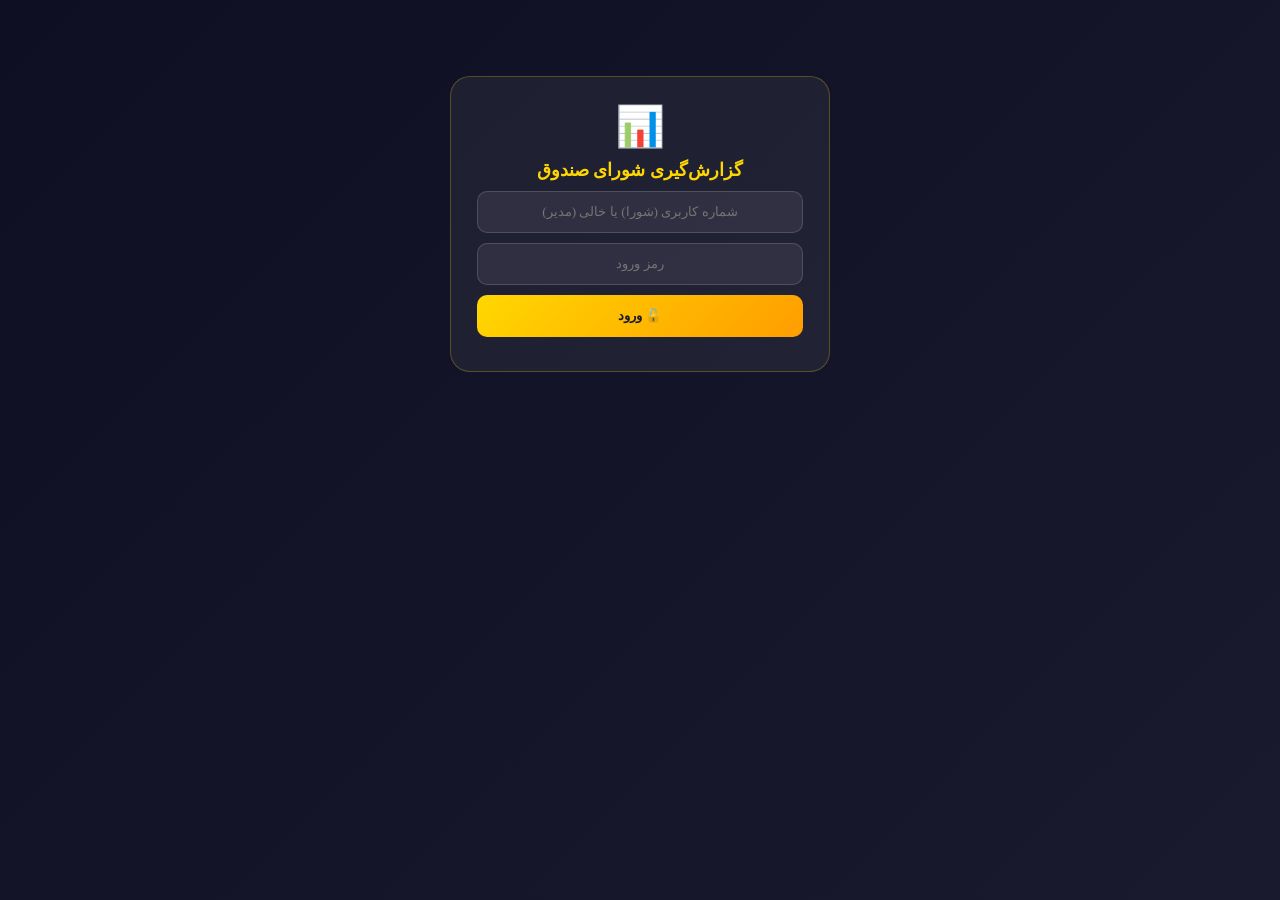
<file: report.html>
<!DOCTYPE html>
<html lang="fa" dir="rtl">
<head>
<meta charset="UTF-8">
<meta name="viewport" content="width=device-width,initial-scale=1">
<title>📊 گزارش‌گیری شورا</title>
<style>
*{margin:0;padding:0;box-sizing:border-box;font-family:tahoma}
body{background:linear-gradient(135deg,#0f0f23,#1a1a2e);color:#fff;min-height:100vh;padding:16px}
.login{max-width:380px;margin:60px auto;background:rgba(255,255,255,.06);border:1px solid rgba(255,215,0,.25);border-radius:20px;padding:26px;text-align:center}
.login input{width:100%;padding:12px;margin-bottom:10px;background:rgba(255,255,255,.07);border:1px solid rgba(255,255,255,.15);border-radius:10px;color:#fff;text-align:center;outline:none}
.login button{width:100%;padding:13px;border:none;border-radius:10px;background:linear-gradient(135deg,#ffd700,#ff9d00);color:#1a1a2e;font-weight:800;cursor:pointer}
.wrap{max-width:1000px;margin:0 auto;display:none}
.head{display:flex;justify-content:space-between;align-items:center;flex-wrap:wrap;gap:8px;margin-bottom:14px}
.head h1{color:#ffd700;font-size:1.2rem}
.head button{padding:9px 14px;border:none;border-radius:10px;cursor:pointer;font-weight:700;font-family:tahoma}
.cards{display:grid;grid-template-columns:repeat(auto-fill,minmax(150px,1fr));gap:10px;margin-bottom:16px}
.card{background:rgba(255,255,255,.06);border:1px solid rgba(255,255,255,.1);border-radius:14px;padding:14px;text-align:center}
.card b{display:block;font-size:1.25rem;color:#ffd700;margin-bottom:4px}
.card span{font-size:.72rem;color:rgba(255,255,255,.55)}
.sec{background:rgba(255,255,255,.05);border:1px solid rgba(255,255,255,.1);border-radius:16px;padding:16px;margin-bottom:14px}
.sec h2{color:#ffd700;font-size:1rem;margin-bottom:12px}
.row{display:flex;justify-content:space-between;padding:8px 10px;border-bottom:1px solid rgba(255,255,255,.06);font-size:.85rem}
.row:last-child{border-bottom:none}
.row b{color:#fff}
.tag{padding:3px 10px;border-radius:99px;font-size:.72rem;font-weight:700}
.red{background:rgba(239,68,68,.15);color:#f87171}
.org{background:rgba(245,158,11,.15);color:#fbbf24}
.grn{background:rgba(34,197,94,.15);color:#22c55e}
.blu{background:rgba(59,130,246,.15);color:#60a5fa}
.loader{text-align:center;padding:40px;color:rgba(255,255,255,.5)}
@media print{body{background:#fff;color:#000}.sec,.card{border-color:#ccc;background:#fff}.card b,.sec h2{color:#b8860b}.row b{color:#000}.row{color:#333}.head button{display:none}}
</style>
</head>
<body>

<div class="login" id="loginBox">
  <div style="font-size:2.5rem">📊</div>
  <h1 style="color:#ffd700;font-size:1.1rem;margin:10px 0">گزارش‌گیری شورای صندوق</h1>
  <input id="lu" placeholder="شماره کاربری (شورا) یا خالی (مدیر)">
  <input id="lp" type="password" placeholder="رمز ورود">
  <button onclick="doLogin()">🔓 ورود</button>
  <div id="lerr" style="color:#ff6b6b;font-size:.8rem;margin-top:8px"></div>
</div>

<div class="wrap" id="wrap">
  <div class="head">
    <h1>📊 گزارش جامع شورای صندوق</h1>
    <div>
      <button style="background:#22c55e;color:#fff" onclick="sendToShora()">📤 ارسال به گروه شورا</button>
      <button style="background:#3b82f6;color:#fff" onclick="window.print()">🖨️ چاپ / PDF</button>
      <button style="background:rgba(255,255,255,.1);color:#fff" onclick="loadAll()">🔄 به‌روزرسانی</button>
    </div>
  </div>
  <div id="period" style="text-align:center;color:rgba(255,255,255,.6);font-size:.85rem;margin-bottom:14px"></div>
  <div id="content"><div class="loader">در حال تهیه گزارش...</div></div>
</div>

<script>
var ADMIN_URL = "https://script.google.com/macros/s/AKfycbxN3lDjLcnSDGNwWqhpi1n0YsYXVPfuTv08_EO1Vys0YNauITE0cGrKYypxHeNhLcjr/exec";
var KEY = 'admin12345';
var LOW = 35338016;
var R = {};

function doLogin(){
  var u = document.getElementById('lu').value.trim();
  var p = document.getElementById('lp').value;
  var err = document.getElementById('lerr');
  err.textContent = '';
  if (!u && p === KEY) { start(); return; }
  if (!u || !p) { err.textContent = '❌ مدیر: فقط رمز | شورا: شماره کاربری + رمز'; return; }
  fetch(ADMIN_URL + '?action=councilLogin&user=' + encodeURIComponent(u) + '&pass=' + encodeURIComponent(p))
    .then(function(r){ return r.json(); })
    .then(function(d){
      if (d.ok && d.isCouncil) start();
      else err.textContent = '❌ ورود ناموفق (فقط اعضای شورا یا مدیر)';
    })
    .catch(function(){ err.textContent = '❌ خطا در ارتباط'; });
}

function start(){
  document.getElementById('loginBox').style.display = 'none';
  document.getElementById('wrap').style.display = 'block';
  loadAll();
}

function faD(s){ return String(s==null?'':s).replace(/[۰-۹]/g,function(d){ return String('۰۱۲۳۴۵۶۷۸۹'.indexOf(d)); }); }
function num(v){ var n = Number(faD(v).replace(/[,،]/g,'')); return isNaN(n)?0:n; }
function fa(n){ try { return Math.round(Number(n)).toLocaleString('fa-IR'); } catch(e){ return String(n); } }
function pYM(v){
  var s = faD(v).trim().replace(/\//g,'-');
  if (/^\d{8}$/.test(s)) return { y:+s.substr(0,4), m:+s.substr(4,2) };
  var p = s.split('-');
  if (p.length >= 2 && p[0].length === 4) return { y:+p[0], m:+p[1] };
  return null;
}
function nowYM(){
  var s = faD(new Intl.DateTimeFormat('fa-IR-u-ca-persian',{year:'numeric',month:'numeric'}).format(new Date()));
  var p = s.split('/');
  return { y:+p[0], m:+p[1] };
}
function col(row, names){
  for (var i=0;i<names.length;i++){ if (row.hasOwnProperty(names[i])) return row[names[i]]; }
  return '';
}

function loadAll(){
  document.getElementById('content').innerHTML = '<div class="loader">در حال تهیه گزارش...</div>';
  Promise.all([
    fetch(ADMIN_URL + '?action=readExcel').then(function(r){ return r.json(); }),
    fetch(ADMIN_URL + '?action=getCouncilMessages&key=' + KEY).then(function(r){ return r.json(); }),
    fetch(ADMIN_URL + '?action=getLogs').then(function(r){ return r.json(); }),
    fetch(ADMIN_URL + '?action=getSurvey').then(function(r){ return r.json(); }),
    fetch(ADMIN_URL + '?action=getPurchaseRequests').then(function(r){ return r.json(); }),
    fetch(ADMIN_URL + '?action=getQuizzes').then(function(r){ return r.json(); }),
    fetch(ADMIN_URL + '?action=getShopProducts').then(function(r){ return r.json(); })
  ]).then(function(res){
    R.rows = res[0].rows || [];
    R.msgs = res[1].messages || [];
    R.logs = res[2].logs || [];
    R.survey = res[3].responses || [];
    R.buys = res[4].requests || [];
    R.quizzes = res[5].quizzes || [];
    R.shop = res[6].products || [];
    render();
  }).catch(function(e){
    document.getElementById('content').innerHTML = '<div class="loader">❌ خطا در دریافت داده‌ها</div>';
  });
}

function render(){
  var ym = nowYM();
  var MN = ['فروردین','اردیبهشت','خرداد','تیر','مرداد','شهریور','مهر','آبان','آذر','دی','بهمن','اسفند'];
  document.getElementById('period').textContent = '📅 دوره گزارش: ' + MN[ym.m-1] + ' ' + fa(ym.y) + ' | تهیه‌شده در ' + new Date().toLocaleString('fa-IR');

  var seen = {}, members = [];
  R.rows.forEach(function(r){
    var id = faD(col(r,['ID','کد'])).trim() || String(col(r,['karbari']));
    if (!id || seen[id]) return;
    seen[id] = 1;
    members.push(r);
  });

  var f = { magh:0, tra:0, ghest:0, jam:0, bal:0, loan:0, fee:0, loans:0, tx:0 };
  var overdue = [], lowBal = [], births = [], newMem = [];
  members.forEach(function(r){
    f.magh += num(col(r,['مقرری ماهانه']));
    f.tra += num(col(r,['مبلغ تراکنش']));
    f.ghest += num(col(r,['مبلغ قسط واریزی']));
    f.jam += num(col(r,['جمع واریزی']));
    f.bal += num(col(r,['mojodi ta in lahzeh','موجودی']));
    f.loan += Math.abs(num(col(r,['مانده وام'])));
    var ov = num(col(r,['تعداد قسط معوقه']));
    if (ov > 0) overdue.push({ n: col(r,['name','نام']), c: ov });
    var b = num(col(r,['mojodi ta in lahzeh','موجودی']));
    if (b < LOW) lowBal.push({ n: col(r,['name','نام']), b: b });
    var bd = pYM(col(r,['date birth','تاریخ تولد']));
    if (bd && bd.m === ym.m) births.push({ n: col(r,['name','نام']) });
    var oz = pYM(col(r,['date ozviyat','تاریخ عضویت']));
    if (oz && oz.y === ym.y && oz.m === ym.m) newMem.push(col(r,['name','نام']));
    var tx = pYM(col(r,['تاریخ تراکنش']));
    if (tx && tx.y === ym.y && tx.m === ym.m) f.tx++;
    var vm = pYM(col(r,['date vam','تاریخ وام']));
    if (vm && vm.y === ym.y && vm.m === ym.m) { f.loans++; f.fee += num(col(r,['mablagh karmozd','کارمزد'])); }
  });

  var mTot = R.msgs.length, mPend = 0, mAns = 0, hrs = 0, hrsN = 0;
  R.msgs.forEach(function(m){
    if (m.status === 'answered') { mAns++;
      if (m.timestamp && m.replyAt) { hrs += (new Date(m.replyAt) - new Date(m.timestamp))/3600000; hrsN++; }
    } else mPend++;
  });
  var avgH = hrsN ? Math.round(hrs/hrsN) : 0;

  var cut = Date.now() - 30*86400000, log30 = 0, users30 = {}, logToday = 0;
  var today = new Date().toLocaleDateString('fa-IR');
  R.logs.forEach(function(l){
    var t = new Date(l.timestamp).getTime();
    if (t > cut) { log30++; users30[l.user] = 1; }
    if (new Date(l.timestamp).toLocaleDateString('fa-IR') === today) logToday++;
  });

  var svSum = 0, svN = 0;
  R.survey.forEach(function(s){ if (s.stars > 0) { svSum += s.stars; svN++; } });
  var svAvg = svN ? (svSum/svN).toFixed(1) : '0';

  var bPend = 0;
  R.buys.forEach(function(b){ if (b.status === 'pending') bPend++; });
  var lowStock = R.shop.filter(function(p){ return (p.stock||0) < 5; });

  var h = '';
  h += '<div class="cards">';
  h += card(fa(members.length), '👥 کل اعضا');
  h += card(fa(f.jam), '💵 جمع کل واریزی‌ها (ریال)');
  h += card(fa(f.bal), '💰 جمع موجودی (ریال)');
  h += card(fa(f.loan), '🏦 مانده کل وام‌ها (ریال)');
  h += card(fa(f.tx), '🔄 تراکنش‌های این ماه');
  h += card(fa(f.loans), '🏧 وام‌های این ماه');
  h += card(fa(mTot), '📬 کل پیام‌ها');
  h += card(fa(log30), '📈 ورودها (۳۰ روز)');
  h += '</div>';

  h += sec('💰 گزارش مالی این ماه',
    row('جمع مقرری ماهانه', fa(f.magh) + ' ریال') +
    row('جمع مبلغ تراکنش‌ها', fa(f.tra) + ' ریال') +
    row('جمع اقساط واریزی', fa(f.ghest) + ' ریال') +
    row('جمع کارمزد وام‌های این ماه', fa(f.fee) + ' ریال') +
    row('میانگین موجودی هر عضو', fa(Math.floor(f.bal/Math.max(1,members.length))) + ' ریال'));

  h += sec('👥 گزارش اعضا',
    row('اعضای جدید این ماه', newMem.length ? newMem.join('، ') : '—') +
    row('تولدهای این ماه', births.length ? births.map(function(b){ return b.n; }).join('، ') : '—') +
    row('دارای قسط معوقه', '<span class="tag red">' + fa(overdue.length) + ' نفر</span>') +
    row('موجودی زیر حد نصاب', '<span class="tag org">' + fa(lowBal.length) + ' نفر</span>'));

  if (overdue.length) {
    h += sec('⚠️ لیست معوقه‌دارها', overdue.sort(function(a,b){ return b.c-a.c; }).map(function(o){
      return row(o.n, '<span class="tag red">' + fa(o.c) + ' قسط</span>');
    }).join(''));
  }
  if (lowBal.length) {
    h += sec('💰 لیست موجودی کم', lowBal.sort(function(a,b){ return a.b-b.b; }).map(function(o){
      return row(o.n, '<span class="tag org">' + fa(o.b) + ' ریال</span>');
    }).join(''));
  }

  h += sec('📬 گزارش پیام‌ها و پاسخ‌ها',
    row('کل پیام‌های دریافتی', fa(mTot)) +
    row('پاسخ داده‌شده', '<span class="tag grn">' + fa(mAns) + '</span>') +
    row('بی‌پاسخ', '<span class="tag red">' + fa(mPend) + '</span>') +
    row('میانگین زمان پاسخ‌گویی', avgH < 24 ? fa(avgH) + ' ساعت' : fa(Math.round(avgH/24)) + ' روز'));

  h += sec('📈 گزارش فعالیت سایت',
    row('ورودهای امروز', fa(logToday)) +
    row('ورودهای ۳۰ روز', fa(log30)) +
    row('کاربران فعال ۳۰ روز', fa(Object.keys(users30).length)) +
    row('مسابقات ساخته‌شده', fa(R.quizzes.length)) +
    row('درخواست‌های خرید (کل / در انتظار)', fa(R.buys.length) + ' / ' + fa(bPend)) +
    row('میانگین رضایت از سایت', svAvg + ' از ۵ 💛') +
    row('محصولات کم‌موجودی فروشگاه', lowStock.length ? lowStock.map(function(p){ return p.name; }).join('، ') : '—'));

  document.getElementById('content').innerHTML = h;
}

function card(v, l){ return '<div class="card"><b>' + v + '</b><span>' + l + '</span></div>'; }
function sec(t, body){ return '<div class="sec"><h2>' + t + '</h2>' + body + '</div>'; }
function row(a, b){ return '<div class="row"><span>' + a + '</span><b>' + b + '</b></div>'; }

// ===== ارسال به گروه شورا (با chat_id صحیح از سرور) =====
function sendToShora(){
  if (!confirm('خلاصه گزارش به گروه شورا در ایتا ارسال شود؟')) return;
  fetch(ADMIN_URL + '?action=sendMonthlyReport&key=' + KEY + '&noSend=1')
    .then(function(r){ return r.json(); })
    .then(function(d){
      var chat = d.chatId || '';
      if (!chat) { alert('❌ chat_id گروه شورا در سرور ثبت نشده است'); return; }

      var ym = nowYM();
      var MN = ['فروردین','اردیبهشت','خرداد','تیر','مرداد','شهریور','مهر','آبان','آذر','دی','بهمن','اسفند'];
      var t = '📊 *خلاصه گزارش شورای صندوق*\n';
      t += '📅 ' + MN[ym.m-1] + ' ' + fa(ym.y) + '\n━━━━━━━━━━\n';
      var cards = document.querySelectorAll('.card');
      cards.forEach(function(c){
        t += '• ' + c.querySelector('span').textContent + ': ' + c.querySelector('b').textContent + '\n';
      });
      t += '━━━━━━━━━━\n💛 صندوق اتحاد';

      return fetch(ADMIN_URL + '?action=eitaaDirect&key=' + KEY + '&chat=' + encodeURIComponent(chat) + '&text=' + encodeURIComponent(t))
        .then(function(r2){ return r2.json(); })
        .then(function(d2){
          alert(d2.ok ? '✅ خلاصه گزارش به گروه شورا ارسال شد' : '❌ خطا: ' + (d2.msg || d2.error));
        });
    })
    .catch(function(){ alert('❌ خطا در ارسال'); });
}

// ===== حالت embed: داخل پنل مدیریت بدون رمز باز شود =====
if (location.search.indexOf('embed=1') > -1) {
  start();
}
</script>
</body>
</html>
</file>
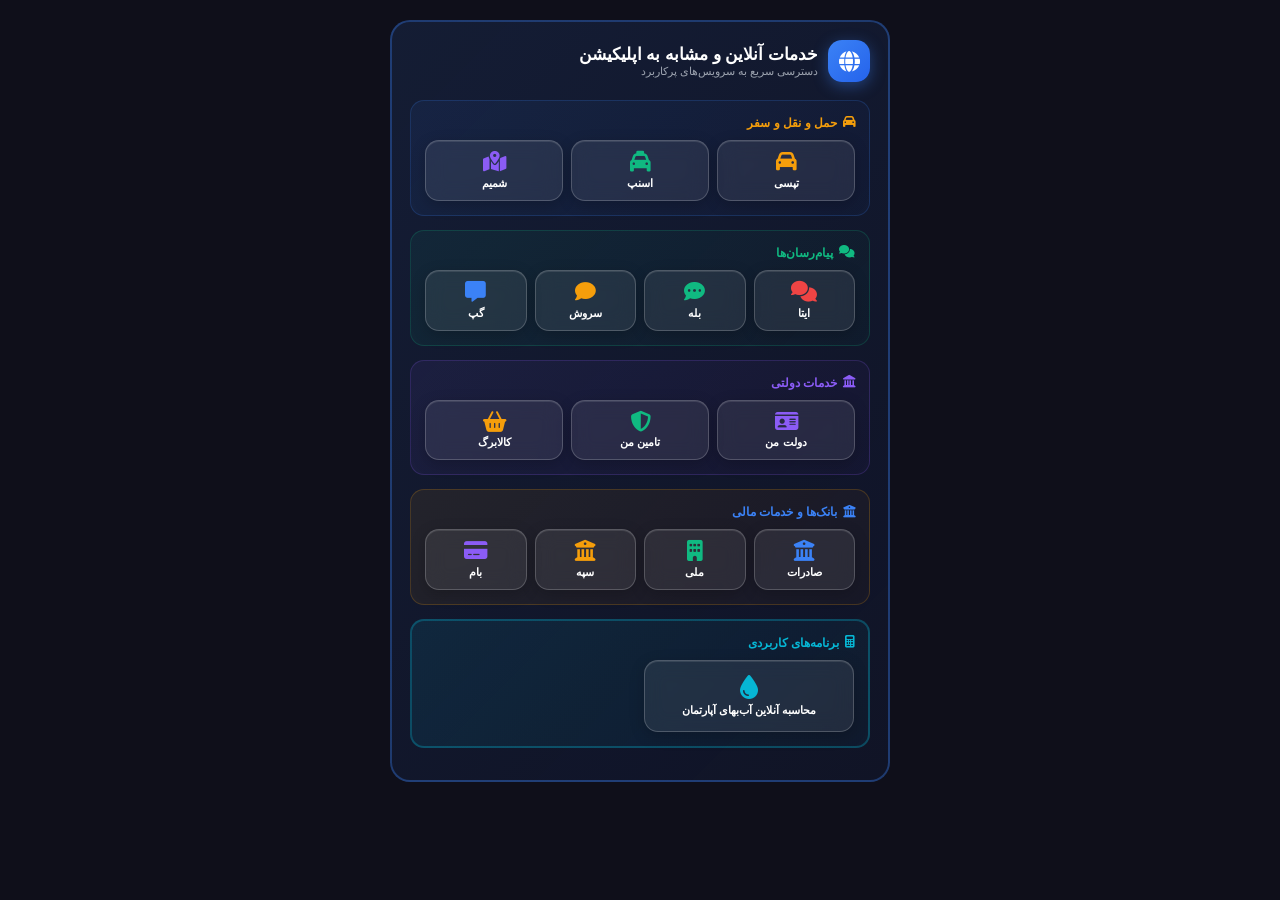
<file: services.html>
<!DOCTYPE html>
<html lang="fa" dir="rtl">
<head>
    <meta charset="UTF-8">
    <meta name="viewport" content="width=device-width, initial-scale=1.0">
    <title>خدمات آنلاین</title>
    <link rel="stylesheet" href="https://cdnjs.cloudflare.com/ajax/libs/font-awesome/6.4.0/css/all.min.css" />
    <style>
        * { margin: 0; padding: 0; box-sizing: border-box; font-family: Tahoma, Vazirmatn, sans-serif; }
        body {
            background: #0f0f1a;
            color: #fff;
            padding: 20px;
            min-height: 100vh;
            display: flex;
            justify-content: center;
        }
        .container {
            width: 100%;
            max-width: 500px;
            padding: 18px;
            background: linear-gradient(135deg, rgba(59,130,246,0.12), rgba(37,99,235,0.06));
            border: 2px solid rgba(59,130,246,0.35);
            border-radius: 20px;
            height: fit-content;
        }
        .header {
            display: flex;
            align-items: center;
            gap: 10px;
            margin-bottom: 18px;
        }
        .header .icon {
            width: 42px;
            height: 42px;
            border-radius: 14px;
            background: linear-gradient(135deg, #3b82f6, #2563eb);
            display: flex;
            align-items: center;
            justify-content: center;
            color: #fff;
            font-size: 1.3rem;
            box-shadow: 0 4px 15px rgba(59,130,246,0.4);
        }
        .header .title {
            font-weight: 900;
            color: #fff;
            font-size: 1.05rem;
        }
        .header .subtitle {
            font-size: 0.7rem;
            color: #9ca3af;
        }
        .section {
            margin-bottom: 14px;
            padding: 14px;
            border-radius: 14px;
        }
        .section-title {
            font-size: 0.78rem;
            font-weight: 800;
            margin-bottom: 10px;
            display: flex;
            align-items: center;
            gap: 6px;
        }
        .grid-3 { display: grid; grid-template-columns: repeat(3, 1fr); gap: 8px; }
        .grid-4 { display: grid; grid-template-columns: repeat(4, 1fr); gap: 8px; }
        .grid-2 { display: grid; grid-template-columns: repeat(2, 1fr); gap: 8px; }

        .service-btn {
            padding: 10px 6px;
            background: rgba(255, 255, 255, 0.08);
            backdrop-filter: blur(10px);
            -webkit-backdrop-filter: blur(10px);
            border: 1px solid rgba(255, 255, 255, 0.2);
            border-radius: 14px;
            box-shadow: 0 4px 15px rgba(0, 0, 0, 0.2), inset 0 1px 0 rgba(255, 255, 255, 0.1);
            transition: all 0.3s ease;
            text-decoration: none;
            text-align: center;
            color: #fff;
            display: flex;
            flex-direction: column;
            align-items: center;
            gap: 5px;
            position: relative;
            overflow: hidden;
            font-size: 0.7rem;
            font-weight: 700;
        }
        .service-btn::before {
            content: '';
            position: absolute;
            top: 0; left: -100%;
            width: 100%; height: 100%;
            background: linear-gradient(90deg, transparent, rgba(255, 255, 255, 0.1), transparent);
            transition: left 0.5s;
        }
        .service-btn:hover::before { left: 100%; }
        .service-btn:hover {
            background: rgba(255, 255, 255, 0.15);
            transform: translateY(-4px) scale(1.02);
            box-shadow: 0 8px 25px rgba(0, 0, 0, 0.3), inset 0 1px 0 rgba(255, 255, 255, 0.2);
            border-color: rgba(59, 130, 246, 0.5);
        }
        .service-btn:active {
            transform: translateY(-1px) scale(0.98);
            box-shadow: 0 2px 10px rgba(0, 0, 0, 0.2);
        }

        .section-transport { background: linear-gradient(135deg, rgba(59, 130, 246, 0.08), rgba(37, 99, 235, 0.04)); border: 1px solid rgba(59, 130, 246, 0.2); }
        .section-messengers { background: linear-gradient(135deg, rgba(16, 185, 129, 0.08), rgba(5, 150, 105, 0.04)); border: 1px solid rgba(16, 185, 129, 0.2); }
        .section-government { background: linear-gradient(135deg, rgba(139, 92, 246, 0.08), rgba(124, 58, 237, 0.04)); border: 1px solid rgba(139, 92, 246, 0.2); }
        .section-banks { background: linear-gradient(135deg, rgba(245, 158, 11, 0.08), rgba(217, 119, 6, 0.04)); border: 1px solid rgba(245, 158, 11, 0.2); }
        .section-apps { background: linear-gradient(135deg, rgba(6, 182, 212, 0.1), rgba(8, 145, 178, 0.05)); border: 2px solid rgba(6, 182, 212, 0.3); }

        .icon-blue { color: #3b82f6; }
        .icon-green { color: #10b981; }
        .icon-purple { color: #8b5cf6; }
        .icon-orange { color: #f59e0b; }
        .icon-cyan { color: #06b6d4; }
        .icon-red { color: #ef4444; }
    </style>
</head>
<body>

<div class="container">
    <div class="header">
        <div class="icon"><i class="fas fa-globe"></i></div>
        <div>
            <div class="title">خدمات آنلاین و مشابه به اپلیکیشن</div>
            <div class="subtitle">دسترسی سریع به سرویس‌های پرکاربرد</div>
        </div>
    </div>

    <!-- حمل و نقل -->
    <div class="section section-transport">
        <div class="section-title" style="color:#f59e0b;"><i class="fas fa-car"></i> حمل و نقل و سفر</div>
        <div class="grid-3">
            <a href="https://accounts.tapsi.ir/login" target="_blank" class="service-btn">
                <i class="fas fa-car icon-orange" style="font-size:1.3rem;"></i>
                <span>تپسی</span>
            </a>
            <a href="https://app.snapp.taxi/" target="_blank" class="service-btn">
                <i class="fas fa-taxi icon-green" style="font-size:1.3rem;"></i>
                <span>اسنپ</span>
            </a>
            <a href="https://kala.sfara.ir/" target="_blank" class="service-btn">
                <i class="fas fa-map-marked-alt icon-purple" style="font-size:1.3rem;"></i>
                <span>شمیم</span>
            </a>
        </div>
    </div>

    <!-- پیام‌رسان‌ها -->
    <div class="section section-messengers">
        <div class="section-title" style="color:#10b981;"><i class="fas fa-comments"></i> پیام‌رسان‌ها</div>
        <div class="grid-4">
            <a href="https://web.eitaa.com/" target="_blank" class="service-btn">
                <i class="fas fa-comments icon-red" style="font-size:1.3rem;"></i>
                <span>ایتا</span>
            </a>
            <a href="https://ble.ir" target="_blank" class="service-btn">
                <i class="fas fa-comment-dots icon-green" style="font-size:1.3rem;"></i>
                <span>بله</span>
            </a>
            <a href="https://splus.ir" target="_blank" class="service-btn">
                <i class="fas fa-comment icon-orange" style="font-size:1.3rem;"></i>
                <span>سروش</span>
            </a>
            <a href="https://gap.im" target="_blank" class="service-btn">
                <i class="fas fa-comment-alt icon-blue" style="font-size:1.3rem;"></i>
                <span>گپ</span>
            </a>
        </div>
    </div>

    <!-- خدمات دولتی -->
    <div class="section section-government">
        <div class="section-title" style="color:#8b5cf6;"><i class="fas fa-landmark"></i> خدمات دولتی</div>
        <div class="grid-3">
            <a href="https://my.gov.ir" target="_blank" class="service-btn">
                <i class="fas fa-id-card icon-purple" style="font-size:1.3rem;"></i>
                <span>دولت من</span>
            </a>
            <a href="https://app.tamin.ir/pwa/" target="_blank" class="service-btn">
                <i class="fas fa-shield-alt icon-green" style="font-size:1.3rem;"></i>
                <span>تامین من</span>
            </a>
            <a href="https://sso.my.gov.ir/login" target="_blank" class="service-btn">
                <i class="fas fa-shopping-basket icon-orange" style="font-size:1.3rem;"></i>
                <span>کالابرگ</span>
            </a>
        </div>
    </div>

    <!-- بانک‌ها -->
    <div class="section section-banks">
        <div class="section-title" style="color:#3b82f6;"><i class="fas fa-university"></i> بانک‌ها و خدمات مالی</div>
        <div class="grid-4">
            <a href="https://www.bsi.ir" target="_blank" class="service-btn">
                <i class="fas fa-building-columns icon-blue" style="font-size:1.3rem;"></i>
                <span>صادرات</span>
            </a>
            <a href="https://www.bmi.ir" target="_blank" class="service-btn">
                <i class="fas fa-building icon-green" style="font-size:1.3rem;"></i>
                <span>ملی</span>
            </a>
            <a href="https://www.banksepah.ir" target="_blank" class="service-btn">
                <i class="fas fa-university icon-orange" style="font-size:1.3rem;"></i>
                <span>سپه</span>
            </a>
            <a href="https://bank-melli.ir/FA/UploadedFiles/LandingPages/bmi-services/" target="_blank" class="service-btn">
                <i class="fas fa-credit-card icon-purple" style="font-size:1.3rem;"></i>
                <span>بام</span>
            </a>
        </div>
    </div>

    <!-- برنامه‌های کاربردی -->
    <div class="section section-apps">
        <div class="section-title" style="color:#06b6d4;"><i class="fas fa-calculator"></i> برنامه‌های کاربردی</div>
        <div class="grid-2">
            <a href="water-bill.html" target="_blank" class="service-btn" style="padding:14px 8px;">
                <i class="fas fa-tint icon-cyan" style="font-size:1.5rem;"></i>
                <span>محاسبه آنلاین آب‌بهای آپارتمان</span>
            </a>
        </div>
    </div>
</div>

</body>
</html>
</file>
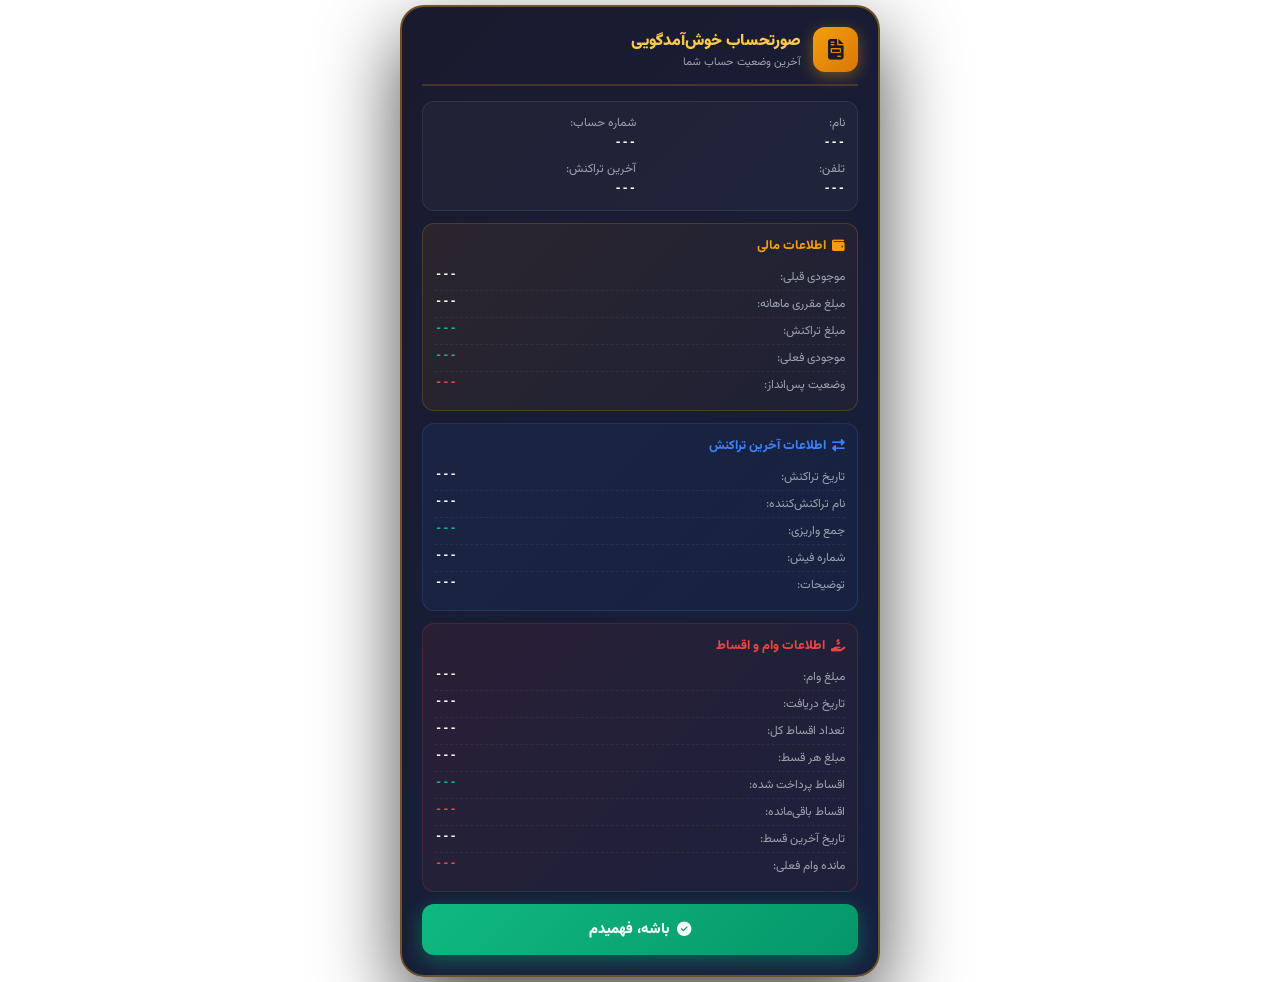
<file: statement-modal.html>
<!DOCTYPE html>
<html lang="fa" dir="rtl">
<head>
    <meta charset="UTF-8">
    <meta name="viewport" content="width=device-width, initial-scale=1.0">
    <title>صورتحساب خوش‌آمدگویی</title>
    <link rel="stylesheet" href="https://cdnjs.cloudflare.com/ajax/libs/font-awesome/6.4.0/css/all.min.css" />
    <link href="https://fonts.googleapis.com/css2?family=Vazirmatn:wght@400;700;800;900&display=swap" rel="stylesheet">
    <style>
        * { margin: 0; padding: 0; box-sizing: border-box; }
        body {
            font-family: 'Vazirmatn', sans-serif;
            background: transparent;
            color: #fff;
            padding: 5px;
            direction: rtl;
            overflow-x: hidden;
        }
        .modal-content {
            background: linear-gradient(135deg, #1a1a2e, #16213e);
            border: 2px solid rgba(245,158,11,0.4);
            border-radius: 24px;
            padding: 20px;
            max-width: 480px;
            width: 100%;
            margin: 0 auto;
            box-shadow: 0 30px 80px rgba(0,0,0,0.7);
            animation: slideUp 0.4s ease;
        }
        @keyframes slideUp {
            from { opacity: 0; transform: translateY(20px); }
            to { opacity: 1; transform: translateY(0); }
        }
        .header {
            display: flex;
            align-items: center;
            gap: 12px;
            margin-bottom: 15px;
            border-bottom: 2px solid rgba(245,158,11,0.2);
            padding-bottom: 12px;
        }
        .header-icon {
            width: 45px; height: 45px; border-radius: 12px;
            background: linear-gradient(135deg,#f59e0b,#d97706);
            display: flex; align-items: center; justify-content: center;
            font-size: 1.3rem; color: #1a1a2e;
            box-shadow: 0 4px 15px rgba(245,158,11,0.4);
            flex-shrink: 0;
        }
        .header-title { font-weight: 900; color: #ffc94d; font-size: 1rem; }
        .header-sub { font-size: 0.7rem; color: #9ca3af; }
        
        .user-info-box {
            background: rgba(255,255,255,0.03);
            border-radius: 12px; padding: 12px; margin-bottom: 12px;
            border: 1px solid rgba(255,255,255,0.08);
            display: grid; grid-template-columns: 1fr 1fr; gap: 8px;
        }
        .info-item { font-size: 0.75rem; }
        .info-item .lbl { color: #9ca3af; display: block; margin-bottom: 2px; }
        .info-item .val { color: #fff; font-weight: 800; font-family: monospace; }

        .section-box { border-radius: 12px; padding: 12px; margin-bottom: 12px; }
        .section-title { display: flex; align-items: center; gap: 6px; margin-bottom: 8px; font-weight: 800; font-size: 0.8rem; }
        .row-item { display: flex; justify-content: space-between; padding: 4px 0; font-size: 0.75rem; border-bottom: 1px dashed rgba(255,255,255,0.06); }
        .row-item:last-child { border-bottom: none; }
        .row-item span { color: #9ca3af; }
        .row-item b { color: #fff; font-family: monospace; }

        .financial-box { background: linear-gradient(135deg, rgba(245,158,11,0.08), rgba(217,119,6,0.04)); border: 1px solid rgba(245,158,11,0.2); }
        .financial-box .section-title { color: #f59e0b; }
        .transaction-box { background: linear-gradient(135deg, rgba(59,130,246,0.08), rgba(37,99,235,0.04)); border: 1px solid rgba(59,130,246,0.2); }
        .transaction-box .section-title { color: #3b82f6; }
        .loan-box { background: linear-gradient(135deg, rgba(239,68,68,0.08), rgba(220,38,38,0.04)); border: 1px solid rgba(239,68,68,0.2); }
        .loan-box .section-title { color: #ef4444; }
        .highlight-red { color: #ef4444 !important; }
        .highlight-green { color: #10b981 !important; }

        .confirm-btn {
            width: 100%; padding: 14px; border: none; border-radius: 12px;
            background: linear-gradient(135deg, #10b981, #059669);
            color: #fff; font-weight: 900; font-size: 0.9rem;
            cursor: pointer; font-family: inherit;
            box-shadow: 0 6px 20px rgba(16,185,129,0.4);
            display: flex; align-items: center; justify-content: center; gap: 8px;
            transition: all 0.2s;
        }
        .confirm-btn:hover { transform: translateY(-2px); }
        .confirm-btn:active { transform: translateY(1px); }
    </style>
</head>
<body>

    <div class="modal-content">
        <div class="header">
            <div class="header-icon"><i class="fas fa-file-invoice"></i></div>
            <div>
                <div class="header-title">صورتحساب خوش‌آمدگویی</div>
                <div class="header-sub">آخرین وضعیت حساب شما</div>
            </div>
        </div>

        <div class="user-info-box">
            <div class="info-item"><span class="lbl">نام:</span><span class="val" id="wsName">---</span></div>
            <div class="info-item"><span class="lbl">شماره حساب:</span><span class="val" id="wsAcc">---</span></div>
            <div class="info-item"><span class="lbl">تلفن:</span><span class="val" id="wsPhone">---</span></div>
            <div class="info-item"><span class="lbl">آخرین تراکنش:</span><span class="val" id="wsLastDate">---</span></div>
        </div>

        <div class="section-box financial-box">
            <div class="section-title"><i class="fas fa-wallet"></i> اطلاعات مالی</div>
            <div class="row-item"><span>موجودی قبلی:</span> <b id="wsPrevBalance">---</b></div>
            <div class="row-item"><span>مبلغ مقرری ماهانه:</span> <b id="wsSalary">---</b></div>
            <div class="row-item"><span>مبلغ تراکنش:</span> <b class="highlight-green" id="wsTxAmount">---</b></div>
            <div class="row-item"><span>موجودی فعلی:</span> <b class="highlight-green" id="wsBalance">---</b></div>
            <div class="row-item"><span>وضعیت پس‌انداز:</span> <b class="highlight-red" id="wsSavings">---</b></div>
        </div>

        <div class="section-box transaction-box">
            <div class="section-title"><i class="fas fa-exchange-alt"></i> اطلاعات آخرین تراکنش</div>
            <div class="row-item"><span>تاریخ تراکنش:</span> <b id="wsTxDate">---</b></div>
            <div class="row-item"><span>نام تراکنش‌کننده:</span> <b id="wsTxTrader">---</b></div>
            <div class="row-item"><span>جمع واریزی:</span> <b class="highlight-green" id="wsTxTotal">---</b></div>
            <div class="row-item"><span>شماره فیش:</span> <b id="wsTxFish">---</b></div>
            <div class="row-item"><span>توضیحات:</span> <b id="wsTxDesc">---</b></div>
        </div>

        <div class="section-box loan-box">
            <div class="section-title"><i class="fas fa-hand-holding-usd"></i> اطلاعات وام و اقساط</div>
            <div class="row-item"><span>مبلغ وام:</span> <b id="wsLoanAmount">---</b></div>
            <div class="row-item"><span>تاریخ دریافت:</span> <b id="wsLoanDate">---</b></div>
            <div class="row-item"><span>تعداد اقساط کل:</span> <b id="wsTotalInst">---</b></div>
            <div class="row-item"><span>مبلغ هر قسط:</span> <b id="wsInstAmount">---</b></div>
            <div class="row-item"><span>اقساط پرداخت شده:</span> <b class="highlight-green" id="wsPaidInst">---</b></div>
            <div class="row-item"><span>اقساط باقی‌مانده:</span> <b class="highlight-red" id="wsRemainInst">---</b></div>
            <div class="row-item"><span>تاریخ آخرین قسط:</span> <b id="wsLastInstDate">---</b></div>
            <div class="row-item"><span>مانده وام فعلی:</span> <b class="highlight-red" id="wsLoanBal">---</b></div>
        </div>

        <button class="confirm-btn" onclick="closeAndGo()">
            <i class="fas fa-check-circle"></i> باشه، فهمیدم
        </button>
    </div>

<script>
    function loadStatementData() {
        var data = null;
        try {
            var raw = localStorage.getItem('sandogh_welcome_statement');
            if (raw) data = JSON.parse(raw);
        } catch(e) {}
        
        if (!data) {
            console.warn('⚠️ اطلاعات صورتحساب پیدا نشد.');
            return;
        }

        var map = {
            wsName: data.name,
            wsAcc: data.accountNumber,
            wsPhone: data.phone,
            wsLastDate: data.lastDate,
            wsPrevBalance: data.prevBalance,
            wsSalary: data.salary,
            wsTxAmount: data.txAmount,
            wsBalance: data.balance,
            wsSavings: data.savings,
            wsLoanAmount: data.loanAmount,
            wsLoanDate: data.loanDate,
            wsTotalInst: data.totalInst,
            wsInstAmount: data.instAmount,
            wsPaidInst: data.paidInst,
            wsRemainInst: data.remainInst,
            wsLastInstDate: data.lastInstDate,
            wsLoanBal: data.loanBal,
            wsTxDate: data.txDate,
            wsTxTrader: data.txTrader,
            wsTxTotal: data.txTotal,
            wsTxFish: data.txFish,
            wsTxDesc: data.txDesc
        };

        for (var id in map) {
            var el = document.getElementById(id);
            if (el) el.textContent = map[id] || '---';
        }
    }

    function closeAndGo() {
        if (window.parent && window.parent !== window) {
            window.parent.postMessage({ type: 'welcomeStatementClosed' }, '*');
        } else {
            window.close();
        }
    }

    window.addEventListener('load', loadStatementData);
</script>
</body>
</html>
</file>
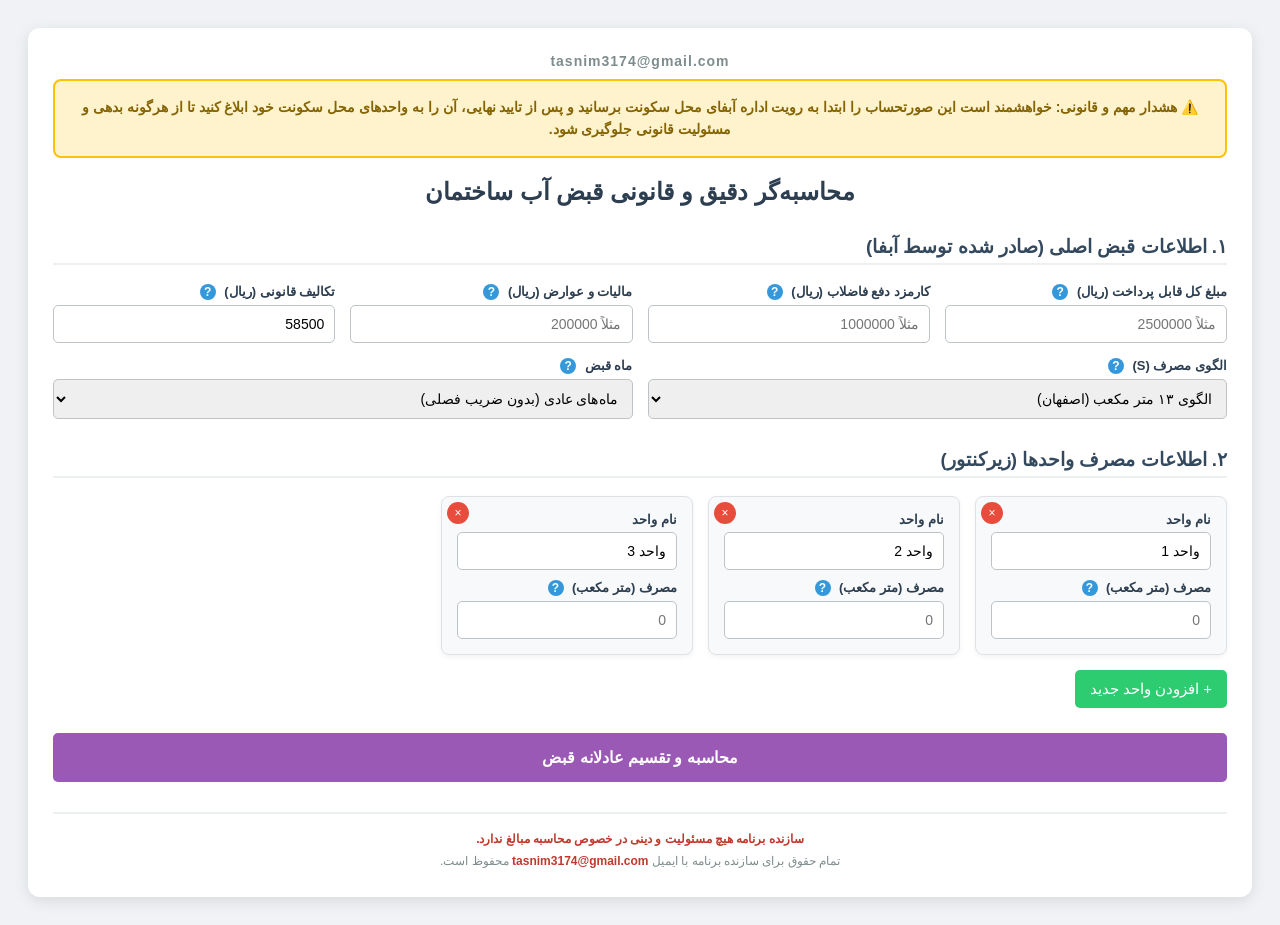
<file: water-bill.html>
<!DOCTYPE html>
<html lang="fa" dir="rtl">
<head>
    <meta charset="UTF-8">
    <meta name="viewport" content="width=device-width, initial-scale=1.0">
    <title>محاسبه‌گر دقیق و قانونی قبض آب ساختمان</title>
    <style>
        body { font-family: Tahoma, Arial, sans-serif; background-color: #f0f2f5; color: #333; padding: 20px; display: flex; justify-content: center; }
        .container { background-color: #fff; padding: 25px; border-radius: 12px; box-shadow: 0 4px 15px rgba(0,0,0,0.1); width: 100%; max-width: 1200px; }
        
        /* هدر و هشدار */
        .header-email { text-align: center; font-size: 14px; color: #7f8c8d; margin-bottom: 10px; font-weight: bold; letter-spacing: 1px; }
        .warning-box { background-color: #fff3cd; border: 2px solid #ffc107; color: #856404; padding: 15px; border-radius: 8px; margin-bottom: 20px; text-align: center; font-weight: bold; line-height: 1.6; font-size: 14px; }
        
        h2 { text-align: center; color: #2c3e50; margin-bottom: 10px; }
        h3 { color: #34495e; border-bottom: 2px solid #ecf0f1; padding-bottom: 5px; margin-top: 30px;}
        
        /* استایل آیکون راهنما */
        .help-icon { display: inline-block; width: 16px; height: 16px; background-color: #3498db; color: white; border-radius: 50%; text-align: center; line-height: 16px; font-size: 12px; cursor: help; position: relative; margin-right: 5px; font-weight: bold; }
        .help-icon:hover::after { content: attr(data-tooltip); position: absolute; background-color: #2c3e50; color: #fff; padding: 8px 12px; border-radius: 6px; font-size: 12px; font-weight: normal; width: 220px; top: 25px; right: 0; z-index: 100; box-shadow: 0 4px 6px rgba(0,0,0,0.2); text-align: right; line-height: 1.5; white-space: normal; }
        .help-icon:hover::before { content: ''; position: absolute; border: 6px solid transparent; border-bottom-color: #2c3e50; top: 13px; right: 2px; z-index: 101; }

        /* ورودی‌ها */
        .input-group { display: flex; gap: 15px; margin-bottom: 15px; flex-wrap: wrap; }
        .input-group .form-group { flex: 1; min-width: 200px; }
        label { display: block; margin-bottom: 5px; font-weight: bold; font-size: 13px; color: #2c3e50; }
        input[type="number"], input[type="text"], select { width: 100%; padding: 10px; border: 1px solid #bdc3c7; border-radius: 5px; font-family: inherit; font-size: 14px; box-sizing: border-box; transition: border 0.3s; }
        input:focus, select:focus { border-color: #3498db; outline: none; }

        /* کارت‌های واحدها (افقی) */
        #unitsContainer { display: flex; flex-wrap: wrap; gap: 15px; margin-top: 15px; }
        .unit-card { background: #f8f9fa; border: 1px solid #dee2e6; border-radius: 8px; padding: 15px; width: 220px; box-shadow: 0 2px 5px rgba(0,0,0,0.05); position: relative; }
        .unit-card .btn-remove-card { position: absolute; top: 5px; left: 5px; background: #e74c3c; color: white; border: none; border-radius: 50%; width: 22px; height: 22px; cursor: pointer; font-size: 12px; line-height: 1; display: flex; align-items: center; justify-content: center; }
        .unit-card .btn-remove-card:hover { background: #c0392b; }

        .btn { padding: 10px 15px; background-color: #3498db; color: white; border: none; border-radius: 5px; cursor: pointer; font-size: 15px; transition: 0.3s; }
        .btn:hover { background-color: #2980b9; }
        .btn-add { background-color: #2ecc71; margin-top: 15px; }
        .btn-add:hover { background-color: #27ae60; }
        .btn-calc { background-color: #9b59b6; margin-top: 25px; width: 100%; padding: 15px; font-size: 16px; font-weight: bold;}
        .btn-calc:hover { background-color: #8e44ad; }
        
        /* دکمه‌های پرینت */
        .btn-print { background-color: #e67e22; font-size: 12px; padding: 5px 10px; margin-top: 5px; width: 100%; }
        .btn-print:hover { background-color: #d35400; }
        
        /* دکمه‌های اکشن پایین */
        .action-buttons { display: flex; gap: 15px; margin-top: 20px; display: none; }
        .btn-print-all { background-color: #c0392b; flex: 1; padding: 15px; font-size: 16px; font-weight: bold; }
        .btn-print-all:hover { background-color: #a93226; }
        .btn-pdf { background-color: #16a085; flex: 1; padding: 15px; font-size: 16px; font-weight: bold; }
        .btn-pdf:hover { background-color: #1abc9c; }

        /* دکمه‌های پرینت تک‌واحد در پایین */
        .single-print-buttons { display: flex; flex-wrap: wrap; gap: 10px; margin-top: 20px; padding: 15px; background: #fef9e7; border: 1px dashed #f39c12; border-radius: 8px; display: none; }
        .single-print-buttons .title { width: 100%; font-weight: bold; color: #d35400; margin-bottom: 5px; font-size: 14px; }
        .btn-single-print { background-color: #f39c12; font-size: 13px; padding: 8px 15px; }
        .btn-single-print:hover { background-color: #e67e22; }
        .btn-single-pdf { background-color: #1abc9c; font-size: 13px; padding: 8px 15px; }
        .btn-single-pdf:hover { background-color: #16a085; }

        .result-box { margin-top: 25px; padding: 20px; background-color: #f8fcfb; border-right: 5px solid #1abc9c; border-radius: 5px; display: none; overflow-x: auto; }
        
        /* استایل جدول عمودی */
        .vertical-table { width: 100%; border-collapse: collapse; margin-top: 15px; font-size: 13px; text-align: center; }
        .vertical-table th, .vertical-table td { border: 1px solid #bdc3c7; padding: 10px; }
        .vertical-table th { background-color: #ecf0f1; color: #2c3e50; font-weight: bold; width: 150px; text-align: right; }
        .vertical-table td { background-color: #fff; font-weight: bold; color: #2c3e50; }
        .vertical-table tr:nth-child(even) th { background-color: #dfe6e9; }
        .vertical-table tr:nth-child(even) td { background-color: #f9f9f9; }
        
        .final-row th { background-color: #ffeaa7 !important; color: #d35400 !important; font-size: 14px;}
        .final-row td { background-color: #fff3cd !important; color: #d35400 !important; font-size: 15px;}

        /* ستون جمع ردیف */
        .row-sum-col { background-color: #eafaf1 !important; color: #1e8449 !important; font-size: 13px; font-weight: bold; }
        th.row-sum-col { background-color: #d5f5e3 !important; color: #1e8449 !important; text-align: center; }

        .tag { font-size: 11px; padding: 3px 8px; border-radius: 12px; color: #fff; display: inline-block;}
        .tag-low { background-color: #27ae60; }
        .tag-high { background-color: #c0392b; }
        
        .summary-box { margin-top: 20px; background: #e8f8f5; padding: 15px; border-radius: 8px; border: 1px solid #1abc9c; }
        .summary-row { display: flex; justify-content: space-between; padding: 8px 0; border-bottom: 1px dashed #bdc3c7; font-size: 15px; }
        .summary-row:last-child { border-bottom: none; font-weight: bold; color: #d35400; font-size: 16px; }

        /* فوتر و حق کپی‌رایت */
        .footer-box { margin-top: 30px; padding-top: 15px; border-top: 2px solid #ecf0f1; text-align: center; font-size: 12px; color: #7f8c8d; line-height: 1.8; }
        .footer-box strong { color: #c0392b; }

        /* استایل‌های چاپ (مخصوص PDF و پرینت) */
        @media print {
            body { background: #fff; padding: 0; display: block; }
            .container { box-shadow: none; padding: 0; max-width: 100%; }
            .no-print { display: none !important; }
            .print-only { display: block !important; }
            .result-box { display: block !important; border: none; padding: 0; }
            .vertical-table th, .vertical-table td { border: 1px solid #000; padding: 8px; font-size: 12px; }
            .vertical-table th { background-color: #eee !important; }
            .final-row td { background-color: #eee !important; }
            .summary-box { border: 1px solid #000; }
            .warning-box { border: 2px solid #000; background: #fff; color: #000; }
            .header-email { color: #000; }
            .footer-box { color: #000; border-top: 1px solid #000; }
            .action-buttons, .single-print-buttons { display: none !important; }
        }
    </style>
</head>
<body>

<div class="container">
    <div class="header-email no-print">tasnim3174@gmail.com</div>
    
    <!-- هشدار قانونی -->
    <div class="warning-box">
        ⚠️ <strong>هشدار مهم و قانونی:</strong> 
        خواهشمند است این صورتحساب را ابتدا به <strong>رویت اداره آبفای محل سکونت</strong> برسانید و پس از تایید نهایی، آن را به واحدهای محل سکونت خود ابلاغ کنید تا از هرگونه بدهی و مسئولیت قانونی جلوگیری شود.
    </div>

    <h2>محاسبه‌گر دقیق و قانونی قبض آب ساختمان</h2>
    
    <!-- بخش ۱: اطلاعات قبض اصلی -->
    <h3 class="no-print">۱. اطلاعات قبض اصلی (صادر شده توسط آبفا)</h3>
    <div class="input-group no-print">
        <div class="form-group">
            <label>مبلغ کل قابل پرداخت (ریال) <span class="help-icon" data-tooltip="مبلغ نهایی نوشته شده در پایین قبض آبفا">?</span></label>
            <input type="number" id="totalBill" placeholder="مثلاً 2500000">
        </div>
        <div class="form-group">
            <label>کارمزد دفع فاضلاب (ریال) <span class="help-icon" data-tooltip="مبلغ بخش فاضلاب در قبض">?</span></label>
            <input type="number" id="wasteBill" placeholder="مثلاً 1000000">
        </div>
        <div class="form-group">
            <label>مالیات و عوارض (ریال) <span class="help-icon" data-tooltip="مبلغ مالیات بر ارزش افزوده و عوارض در قبض">?</span></label>
            <input type="number" id="taxBill" placeholder="مثلاً 200000">
        </div>
        <div class="form-group">
            <label>تکالیف قانونی (ریال) <span class="help-icon" data-tooltip="مبلغ ثابت ماهانه کنتور اصلی (طبق تصویر ۵۸,۵۰۰)">?</span></label>
            <input type="number" id="fixedFee" value="58500">
        </div>
    </div>
    <div class="input-group no-print">
        <div class="form-group">
            <label>الگوی مصرف (S) <span class="help-icon" data-tooltip="سقف مصرف مجاز ماهانه (اصفهان: ۱۳)">?</span></label>
            <select id="pattern">
                <option value="11">الگوی ۱۱ متر مکعب</option>
                <option value="12">الگوی ۱۲ متر مکعب</option>
                <option value="13" selected>الگوی ۱۳ متر مکعب (اصفهان)</option>
                <option value="14">الگوی ۱۴ متر مکعب</option>
            </select>
        </div>
        <div class="form-group">
            <label>ماه قبض <span class="help-icon" data-tooltip="در ماه‌های گرم (خرداد تا شهریور) ۲۰٪ افزایش اعمال می‌شود">?</span></label>
            <select id="season">
                <option value="1">ماه‌های عادی (بدون ضریب فصلی)</option>
                <option value="1.2">ماه‌های گرم (۲۰٪ افزایش)</option>
            </select>
        </div>
    </div>

    <!-- بخش ۲: اطلاعات واحدها -->
    <h3 class="no-print">۲. اطلاعات مصرف واحدها (زیرکنتور)</h3>
    <div id="unitsContainer" class="no-print"></div>
    <button class="btn btn-add no-print" onclick="addUnit()">+ افزودن واحد جدید</button>

    <button class="btn btn-calc no-print" onclick="calculate()">محاسبه و تقسیم عادلانه قبض</button>

    <!-- بخش ۳: نتایج -->
    <div id="result" class="result-box">
        <h3>۳. نتیجه محاسبات (به تفکیک هر واحد)</h3>
        <div id="resultContent"></div>

        <!-- دکمه‌های پرینت تک‌واحد -->
        <div class="single-print-buttons no-print" id="singlePrintButtons">
            <div class="title">🖨️ پرینت / PDF جداگانه هر واحد:</div>
            <!-- دکمه‌ها به صورت داینامیک اینجا اضافه می‌شوند -->
        </div>

        <!-- دکمه‌های پرینت و PDF کلی -->
        <div class="action-buttons no-print" id="actionButtons">
            <button class="btn btn-print-all" onclick="printAll()">🖨️ پرینت صورتحساب کل</button>
            <button class="btn btn-pdf" onclick="downloadPDF()">📄 دانلود PDF کل</button>
        </div>
    </div>

    <!-- فوتر و حق کپی‌رایت -->
    <div class="footer-box">
        <strong>سازنده برنامه هیچ مسئولیت و دینی در خصوص محاسبه مبالغ ندارد.</strong><br>
        تمام حقوق برای سازنده برنامه با ایمیل <strong>tasnim3174@gmail.com</strong> محفوظ است.
    </div>
</div>

<script>
    let unitCounter = 1;

    function addUnit() {
        const container = document.getElementById('unitsContainer');
        const card = document.createElement('div');
        card.className = 'unit-card';
        
        card.innerHTML = `
            <button class="btn-remove-card no-print" onclick="removeUnit(this)" title="حذف واحد">×</button>
            <div class="form-group" style="margin-bottom: 10px;">
                <label>نام واحد</label>
                <input type="text" class="unitName" value="واحد ${unitCounter}">
            </div>
            <div class="form-group">
                <label>مصرف (متر مکعب) <span class="help-icon" data-tooltip="عدد روی زیرکنتور این واحد">?</span></label>
                <input type="number" class="unitUsage" placeholder="0" step="0.1">
            </div>
        `;
        
        container.appendChild(card);
        unitCounter++;
    }

    function removeUnit(btn) { btn.closest('.unit-card').remove(); }

    function calcProgressive(usage, S, seasonFactor) {
        const C = 90000;
        let baseWater = 0;
        let penalties = 0;

        if (usage <= S) {
            baseWater = C * usage;
        } else if (usage <= 3 * S) {
            baseWater = (C * S) + (C * (usage - S)) + (0.02 * C * Math.pow(usage - S, 2));
        } else {
            baseWater = (C * S) + (C * (3 * S - S)) + (0.02 * C * Math.pow(3 * S - S, 2)) + (C * (usage - 3 * S)) + (0.03 * C * Math.pow(usage - 3 * S, 2));
        }

        if (usage > S) {
            let excess = usage - S;
            penalties += excess * 1000; 
            penalties += excess * 4000; 
        }

        let totalBeforeSeason = baseWater + penalties;
        let finalWater = totalBeforeSeason * seasonFactor;

        return { rawWater: baseWater, penalties: penalties, finalWater: finalWater };
    }

    // متغیرهای سراسری برای نگهداری نتایج جهت پرینت
    let globalUnits = [];
    let globalCorrectionFactor = 1;
    let globalSumFinal = 0;
    let globalTotalBill = 0;

    function calculate() {
        const totalBill = parseFloat(document.getElementById('totalBill').value);
        const wasteBill = parseFloat(document.getElementById('wasteBill').value);
        const taxBill = parseFloat(document.getElementById('taxBill').value);
        const fixedFee = parseFloat(document.getElementById('fixedFee').value);
        const S = parseInt(document.getElementById('pattern').value);
        const seasonFactor = parseFloat(document.getElementById('season').value);

        if (isNaN(totalBill) || isNaN(wasteBill) || isNaN(taxBill) || isNaN(fixedFee)) { 
            alert("لطفاً تمام فیلدهای قبض اصلی را پر کنید."); return; 
        }

        const cards = document.querySelectorAll('.unit-card');
        if (cards.length === 0) { alert("لطفاً حداقل یک واحد اضافه کنید."); return; }

        let units = []; let sumSubUsages = 0;
        cards.forEach(card => {
            const name = card.querySelector('.unitName').value;
            const usage = parseFloat(card.querySelector('.unitUsage').value) || 0;
            units.push({ name, usage });
            sumSubUsages += usage;
        });

        if (sumSubUsages === 0) { alert("مجموع مصرف زیرکنتورها صفر است."); return; }

        const waterBillTotal = totalBill - wasteBill - taxBill - fixedFee;
        if (waterBillTotal <= 0) { alert("مبالغ قبض همخوانی ندارند (آب‌بها منفی می‌شود)."); return; }

        let rawProgressiveSum = 0;
        units.forEach(u => {
            const res = calcProgressive(u.usage, S, seasonFactor);
            u.rawWater = res.rawWater;
            u.penalties = res.penalties;
            u.calcWater = res.finalWater;
            u.waste = wasteBill * (u.usage / sumSubUsages);
            u.tax = taxBill * (u.usage / sumSubUsages);
            u.fixed = fixedFee / units.length;
            rawProgressiveSum += u.calcWater;
        });

        const correctionFactor = waterBillTotal / rawProgressiveSum;
        
        let sumFinal = 0;
        units.forEach(u => {
            u.finalWater = u.calcWater * correctionFactor;
            u.finalTotal = u.finalWater + u.waste + u.tax + u.fixed;
            sumFinal += u.finalTotal;
        });

        globalUnits = units;
        globalCorrectionFactor = correctionFactor;
        globalSumFinal = sumFinal;
        globalTotalBill = totalBill;

        // ساخت جدول عمودی با ستون جمع هر ردیف
        let resultHTML = `<table class="vertical-table"><thead><tr><th>شرح</th>`;
        units.forEach((u, index) => {
            resultHTML += `<th>
                ${u.name}
                <br>
                <button class="btn btn-print no-print" onclick="printSingleUnit(${index})">🖨️ پرینت</button>
            </th>`;
        });
        resultHTML += `<th class="row-sum-col">جمع ردیف (ریال) <span class="help-icon" data-tooltip="جمع مبالغ همان ردیف در تمام واحدها">?</span></th>`;
        resultHTML += `</tr></thead><tbody>`;

        function buildRow(label, tooltip, values, isFinal) {
            let row = `<tr${isFinal ? ' class="final-row"' : ''}><th>${label} <span class="help-icon" data-tooltip="${tooltip}">?</span></th>`;
            let rowSum = 0;
            values.forEach(v => {
                rowSum += v;
                row += `<td>${Math.round(v).toLocaleString()}</td>`;
            });
            row += `<td class="row-sum-col">${Math.round(rowSum).toLocaleString()}</td>`;
            row += `</tr>`;
            return row;
        }

        resultHTML += `<tr><th>مصرف (m³) <span class="help-icon" data-tooltip="مصرف زیرکنتور">?</span></th>`;
        let usageSum = 0;
        units.forEach(u => { usageSum += u.usage; resultHTML += `<td>${u.usage.toLocaleString()}</td>`; });
        resultHTML += `<td class="row-sum-col">${usageSum.toLocaleString()}</td></tr>`;

        resultHTML += `<tr><th>وضعیت <span class="help-icon" data-tooltip="در الگو یا مازاد الگو">?</span></th>`;
        units.forEach(u => {
            let statusTag = (u.usage <= S) ? '<span class="tag tag-low">در الگو</span>' : '<span class="tag tag-high">مازاد الگو</span>';
            resultHTML += `<td>${statusTag}</td>`;
        });
        resultHTML += `<td class="row-sum-col">—</td></tr>`;

        resultHTML += buildRow('آب‌بهای پایه', 'هزینه پلکانی بدون جریمه', units.map(u => u.rawWater), false);
        resultHTML += buildRow('جریمه مازاد', 'جریمه بندهای ۳-۱ و ۳-۲', units.map(u => u.penalties), false);
        resultHTML += buildRow('آب‌بها با ضریب فصلی', 'شامل ۲۰٪ افزایش در ماه‌های گرم', units.map(u => u.calcWater), false);
        resultHTML += buildRow('آب‌بهای نهایی', 'هماهنگ شده با قبض اصلی', units.map(u => u.finalWater), false);
        resultHTML += buildRow('فاضلاب', 'سهم از کارمزد فاضلاب', units.map(u => u.waste), false);
        resultHTML += buildRow('تکالیف قانونی', 'تقسیم مساوی بین واحدها', units.map(u => u.fixed), false);
        resultHTML += buildRow('مالیات و عوارض', 'سهم از مالیات قبض', units.map(u => u.tax), false);
        resultHTML += buildRow('مبلغ نهایی قابل پرداخت', 'کل مبلغی که این واحد باید بپردازد', units.map(u => u.finalTotal), true);

        resultHTML += `</tbody></table>`;

        resultHTML += `
            <div class="summary-box">
                <div class="summary-row"><span>ضریب اصلاح اعمال شده:</span><span style="color:#8e44ad;">${correctionFactor.toFixed(4)}</span></div>
                <div class="summary-row"><span>جمع مبالغ محاسبه شده واحدها:</span><span style="color:green;">${Math.round(sumFinal).toLocaleString()} ریال</span></div>
                <div class="summary-row"><span>مبلغ اصلی قبض آبفا:</span><span>${totalBill.toLocaleString()} ریال</span></div>
            </div>
        `;

        document.getElementById('resultContent').innerHTML = resultHTML;
        document.getElementById('result').style.display = 'block';
        document.getElementById('actionButtons').style.display = 'flex';

        // ساخت دکمه‌های پرینت/PDF تک‌واحد در پایین
        let singleBtnsHTML = `<div class="title">🖨️ پرینت / PDF جداگانه هر واحد:</div>`;
        units.forEach((u, index) => {
            singleBtnsHTML += `
                <button class="btn btn-single-print" onclick="printSingleUnit(${index})">🖨️ ${u.name}</button>
                <button class="btn btn-single-pdf" onclick="downloadSingleUnitPDF(${index})">📄 PDF ${u.name}</button>
            `;
        });
        const singlePrintContainer = document.getElementById('singlePrintButtons');
        singlePrintContainer.innerHTML = singleBtnsHTML;
        singlePrintContainer.style.display = 'flex';
    }

    // تابع پرینت کل
    function printAll() {
        window.print();
    }

    // تابع دانلود PDF کل
    function downloadPDF() {
        const originalTitle = document.title;
        document.title = 'قبض آب ساختمان - tasnim3174';
        window.print();
        setTimeout(() => { document.title = originalTitle; }, 1000);
    }

    // تابع ساخت HTML صورتحساب تک‌واحد
    function buildSingleUnitHTML(index) {
        const unit = globalUnits[index];
        const S = parseInt(document.getElementById('pattern').value);
        const status = (unit.usage <= S) ? 'در الگو' : 'مازاد الگو';

        return `
            <html dir="rtl">
            <head>
                <meta charset="UTF-8">
                <title>قبض آب - ${unit.name}</title>
                <style>
                    body { font-family: Tahoma; padding: 20px; }
                    .header { text-align: center; margin-bottom: 20px; border-bottom: 2px solid #000; padding-bottom: 10px; }
                    table { width: 100%; border-collapse: collapse; margin-top: 20px; }
                    th, td { border: 1px solid #000; padding: 10px; text-align: right; }
                    th { background-color: #f0f0f0; width: 200px; }
                    .total { font-weight: bold; background-color: #fff3cd; font-size: 18px; }
                    .footer { margin-top: 30px; font-size: 12px; text-align: center; border-top: 1px solid #000; padding-top: 10px; }
                    .warning { background: #fff3cd; border: 2px solid #ffc107; padding: 12px; border-radius: 6px; margin-bottom: 20px; text-align: center; font-weight: bold; font-size: 13px; }
                </style>
            </head>
            <body>
                <div class="header">
                    <h2>صورتحساب آب‌بهای واحد مسکونی</h2>
                    <p><strong>نام واحد:</strong> ${unit.name}</p>
                </div>
                <div class="warning">
                    ⚠️ این صورتحساب ابتدا باید به رویت اداره آبفا رسیده و پس از تایید به واحد ابلاغ شود.
                </div>
                <table>
                    <tr><th>مصرف (متر مکعب)</th><td>${unit.usage}</td></tr>
                    <tr><th>وضعیت مصرف</th><td>${status}</td></tr>
                    <tr><th>آب‌بهای پایه (ریال)</th><td>${Math.round(unit.rawWater).toLocaleString()}</td></tr>
                    <tr><th>جریمه مازاد (ریال)</th><td>${Math.round(unit.penalties).toLocaleString()}</td></tr>
                    <tr><th>آب‌بها با ضریب فصلی (ریال)</th><td>${Math.round(unit.calcWater).toLocaleString()}</td></tr>
                    <tr><th>آب‌بهای نهایی (ریال)</th><td>${Math.round(unit.finalWater).toLocaleString()}</td></tr>
                    <tr><th>فاضلاب (ریال)</th><td>${Math.round(unit.waste).toLocaleString()}</td></tr>
                    <tr><th>تکالیف قانونی (ریال)</th><td>${Math.round(unit.fixed).toLocaleString()}</td></tr>
                    <tr><th>مالیات و عوارض (ریال)</th><td>${Math.round(unit.tax).toLocaleString()}</td></tr>
                    <tr class="total"><th>مبلغ نهایی قابل پرداخت (ریال)</th><td>${Math.round(unit.finalTotal).toLocaleString()}</td></tr>
                </table>
                <div class="footer">
                    <p>سازنده برنامه هیچ مسئولیتی در قبال محاسبات ندارد. تمام حقوق برای tasnim3174@gmail.com محفوظ است.</p>
                </div>
            </body>
            </html>
        `;
    }

    // پرینت تک واحد
    function printSingleUnit(index) {
        const html = buildSingleUnitHTML(index);
        const printWindow = window.open('', '_blank');
        printWindow.document.write(html);
        printWindow.document.close();
        printWindow.focus();
        setTimeout(() => { printWindow.print(); }, 500);
    }

    // دانلود PDF تک واحد
    function downloadSingleUnitPDF(index) {
        const unit = globalUnits[index];
        const html = buildSingleUnitHTML(index);
        const printWindow = window.open('', '_blank');
        printWindow.document.write(html);
        printWindow.document.close();
        printWindow.focus();
        // عنوان پنجره را برای نام‌گذاری PDF تنظیم می‌کنیم
        setTimeout(() => {
            printWindow.document.title = `قبض آب - ${unit.name}`;
            printWindow.print();
        }, 500);
    }

    window.onload = function() { 
        addUnit(); 
        addUnit(); 
        addUnit(); 
    };
</script>
</body>
</html>
</file>
